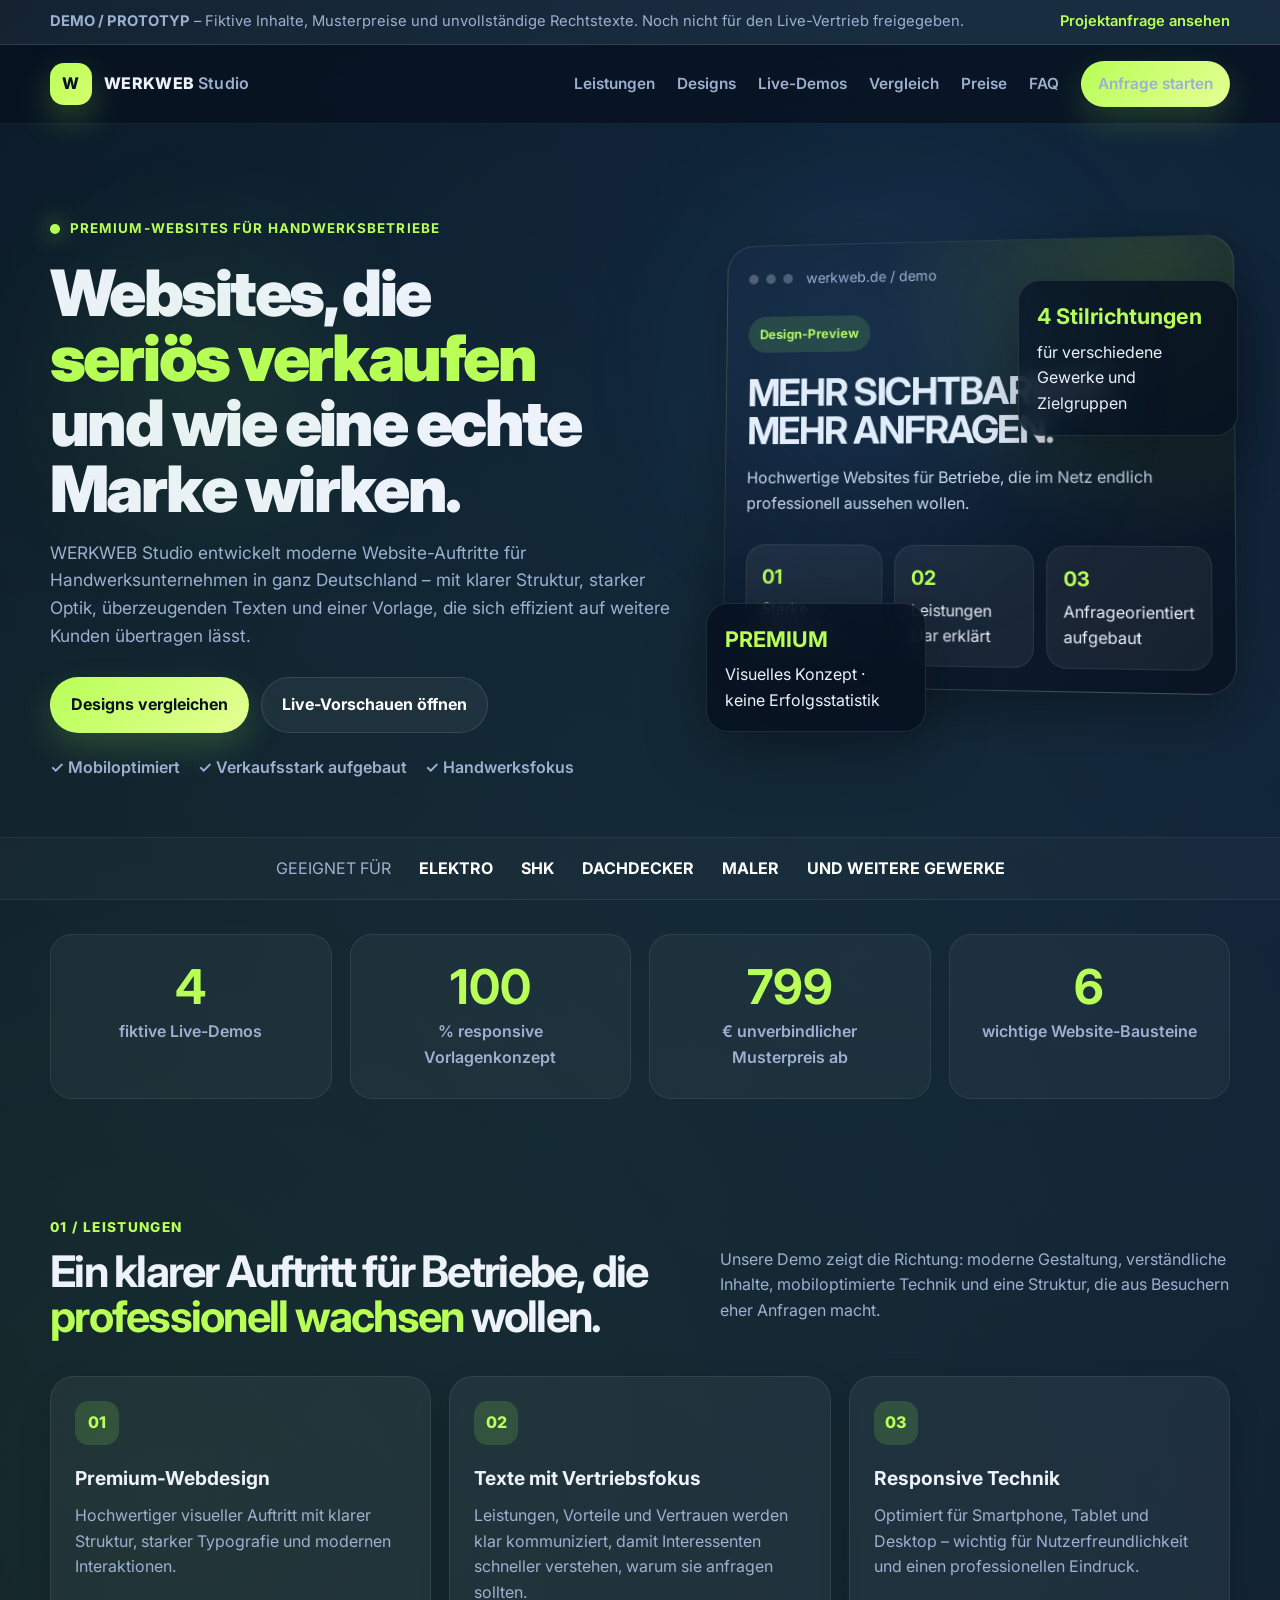
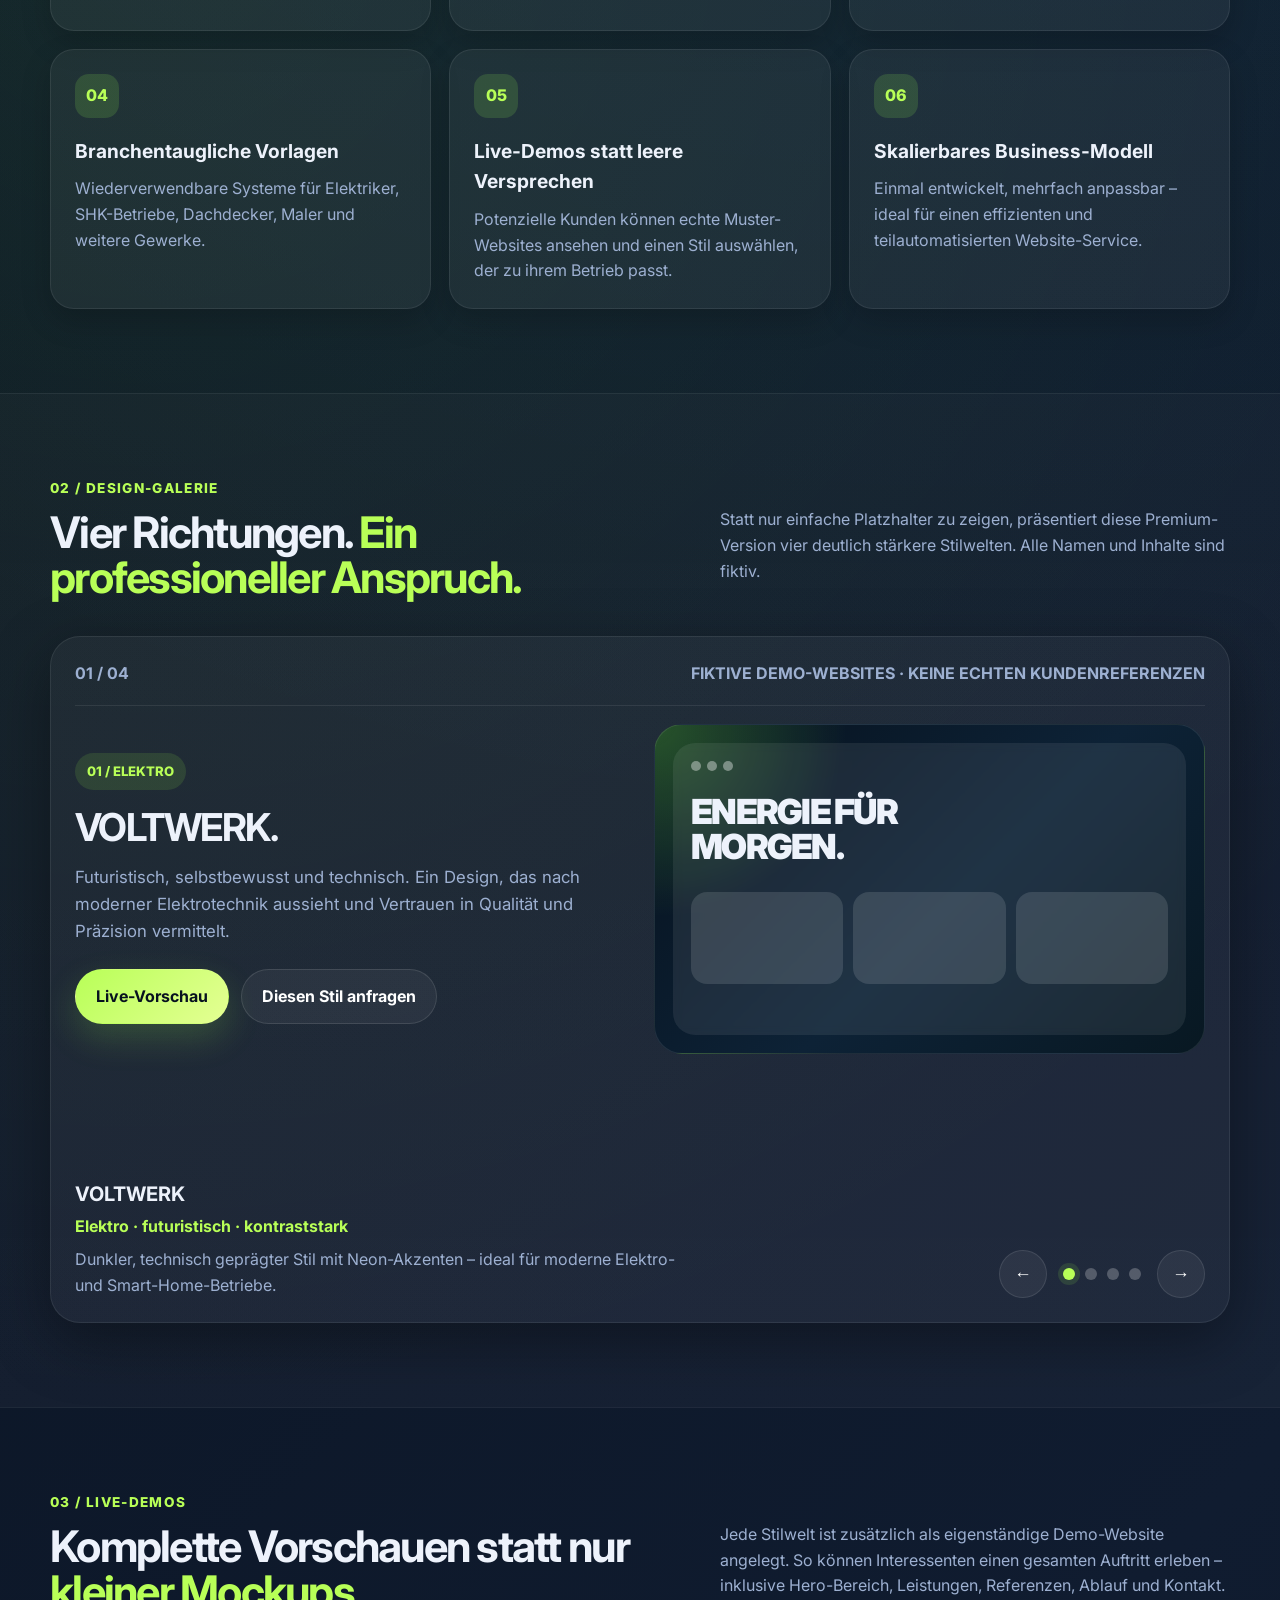
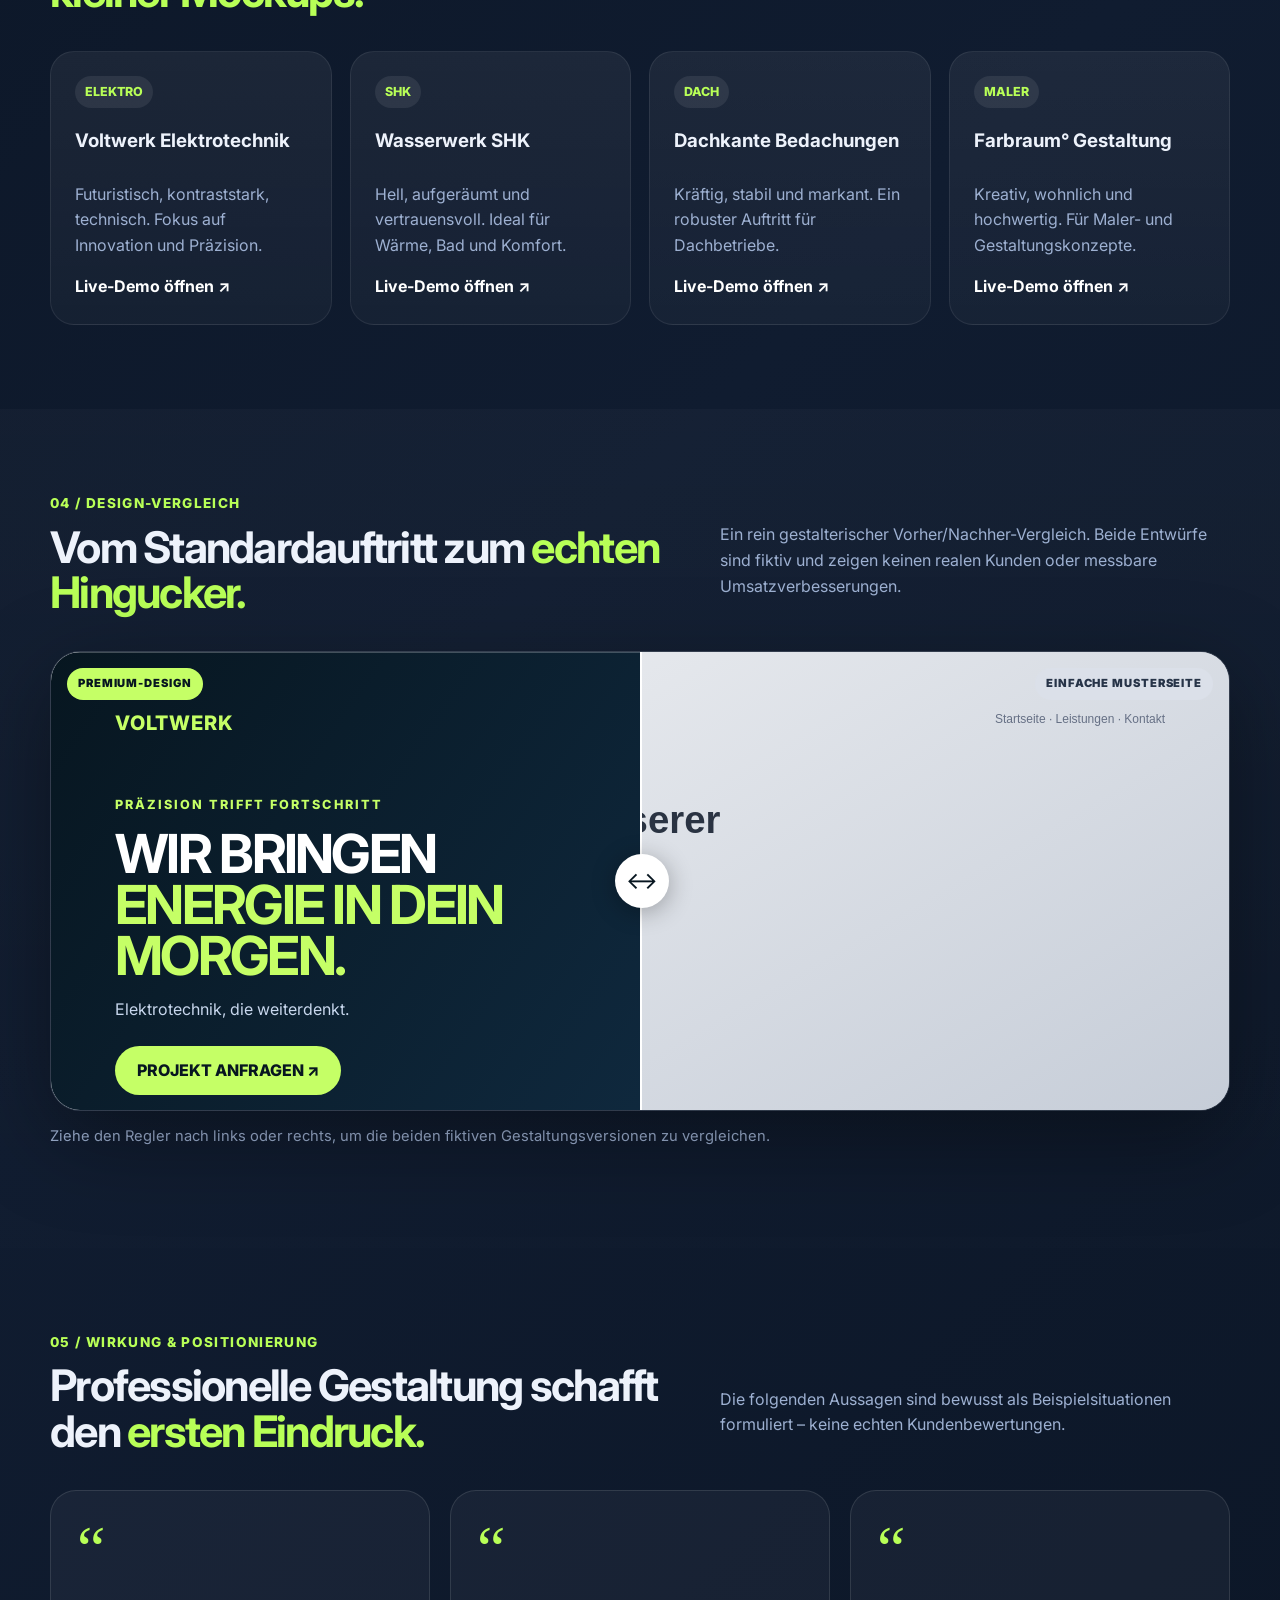
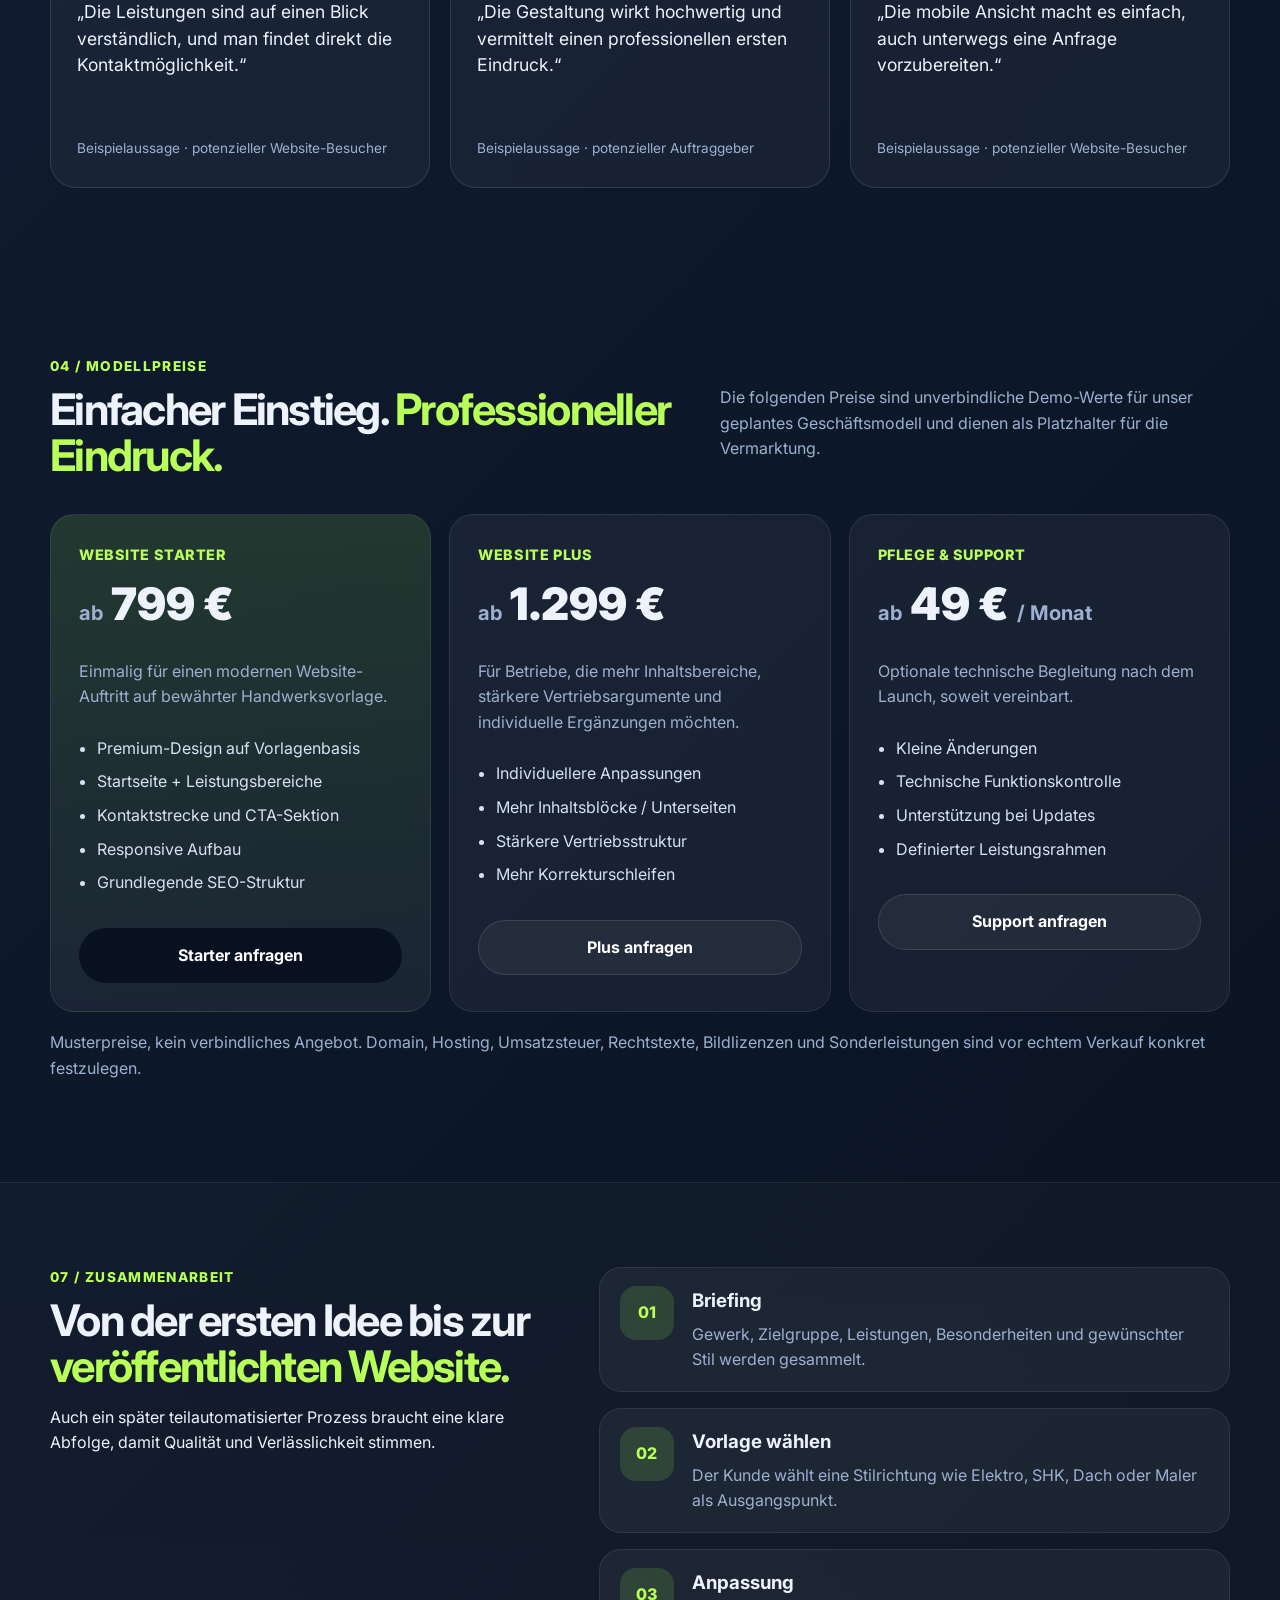
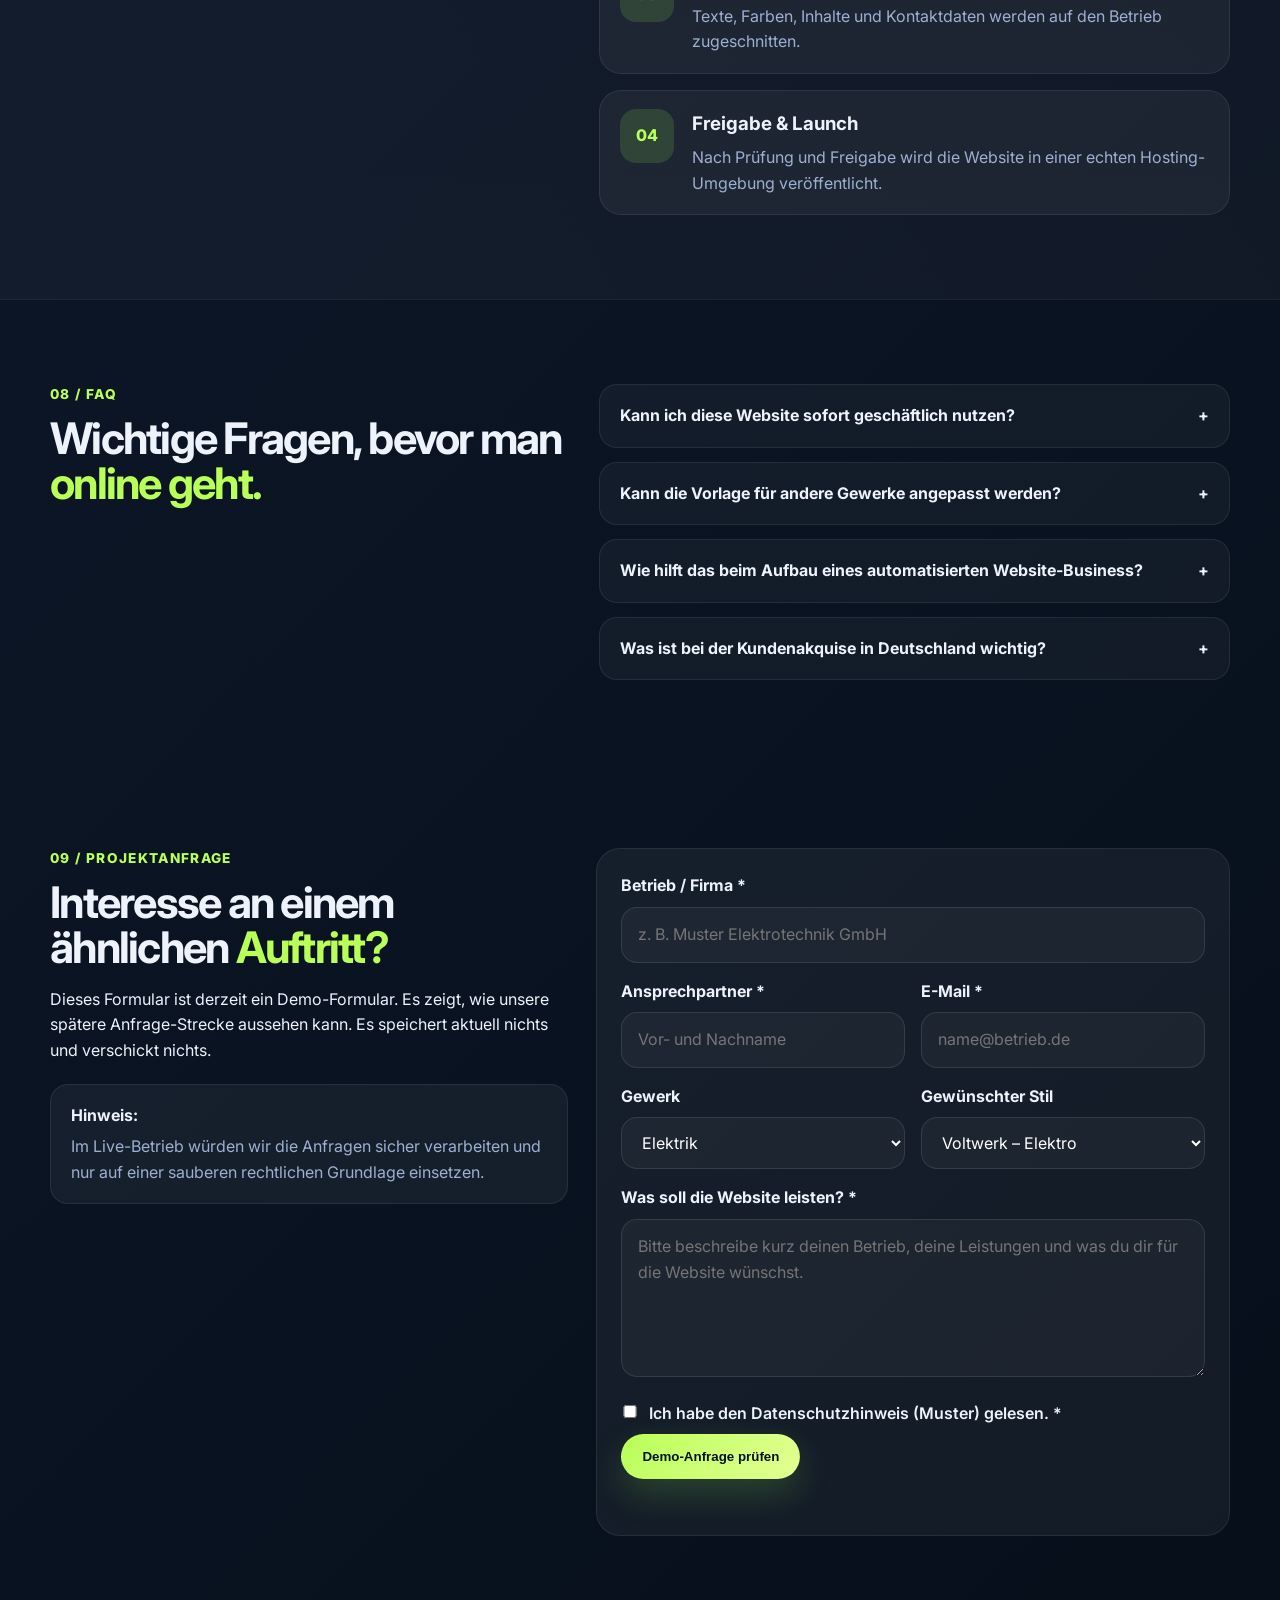
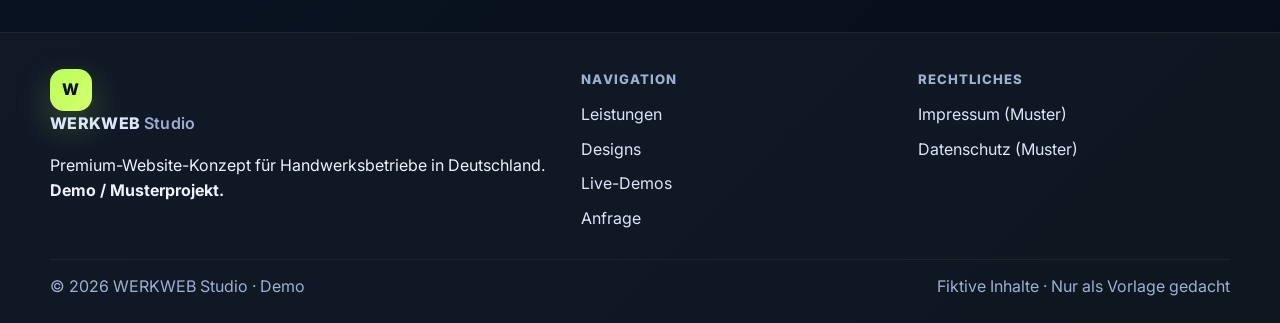
<file: index.html>
<!doctype html>
<html lang="de">
<head>
  <meta charset="utf-8">
  <meta name="viewport" content="width=device-width, initial-scale=1">
  <meta name="theme-color" content="#09111f">
  <meta name="description" content="WERKWEB Studio – Premium-Websites für Handwerksbetriebe in Deutschland. Demo-Version mit Design-Galerie und vier Live-Vorschauen.">
  <title>WERKWEB Studio V4 – Premium-Websites fürs Handwerk (DEMO)</title>
  <link rel="preconnect" href="https://fonts.googleapis.com">
  <link rel="preconnect" href="https://fonts.gstatic.com" crossorigin>
  <link href="https://fonts.googleapis.com/css2?family=Inter:wght@400;500;600;700;800;900&display=swap" rel="stylesheet">
  <link rel="stylesheet" href="styles.css">
  <script defer src="script.js"></script>
</head>
<body>
  <div class="topbar">
    <div class="container topbar-inner">
      <span><strong>DEMO / PROTOTYP</strong> – Fiktive Inhalte, Musterpreise und unvollständige Rechtstexte. Noch nicht für den Live-Vertrieb freigegeben.</span>
      <a href="#kontakt">Projektanfrage ansehen</a>
    </div>
  </div>

  <header class="site-header" id="top">
    <div class="container nav-wrap">
      <a class="brand" href="#top" aria-label="WERKWEB Studio Startseite">
        <span class="brand-mark">W</span>
        <span class="brand-text">WERKWEB <em>Studio</em></span>
      </a>
      <button class="menu-toggle" id="menuToggle" aria-expanded="false" aria-controls="mainNav" aria-label="Menü öffnen">☰</button>
      <nav class="main-nav" id="mainNav" aria-label="Hauptnavigation">
        <a href="#leistungen">Leistungen</a>
        <a href="#designs">Designs</a>
        <a href="#portfolio">Live-Demos</a>
        <a href="#vergleich">Vergleich</a><a href="#preise">Preise</a>
        <a href="#faq">FAQ</a>
        <a class="button button-small button-primary" href="#kontakt">Anfrage starten</a>
      </nav>
    </div>
  </header>

  <main>
    <section class="hero">
      <div class="hero-grid container">
        <div class="hero-copy reveal">
          <div class="eyebrow"><span class="eyebrow-dot"></span> PREMIUM-WEBSITES FÜR HANDWERKSBETRIEBE</div>
          <h1>Websites, die <span>seriös verkaufen</span><br> und wie eine echte Marke wirken.</h1>
          <p class="hero-lead">WERKWEB Studio entwickelt moderne Website-Auftritte für Handwerksunternehmen in ganz Deutschland – mit klarer Struktur, starker Optik, überzeugenden Texten und einer Vorlage, die sich effizient auf weitere Kunden übertragen lässt.</p>
          <div class="hero-actions">
            <a class="button button-primary" href="#designs">Designs vergleichen</a>
            <a class="button button-secondary" href="#portfolio">Live-Vorschauen öffnen</a>
          </div>
          <div class="trust-row">
            <span>✓ Mobiloptimiert</span>
            <span>✓ Verkaufsstark aufgebaut</span>
            <span>✓ Handwerksfokus</span>
          </div>
        </div>
        <div class="hero-showcase reveal">
          <div class="showcase-card showcase-main">
            <div class="browser-bar"><span></span><span></span><span></span><em>werkweb.de / demo</em></div>
            <div class="showcase-badge">Design-Preview</div>
            <h2>MEHR SICHTBARKEIT.<br>MEHR ANFRAGEN.</h2>
            <p>Hochwertige Websites für Betriebe, die im Netz endlich professionell aussehen wollen.</p>
            <div class="showcase-panels">
              <div><strong>01</strong><span>Starke Startseite</span></div>
              <div><strong>02</strong><span>Leistungen klar erklärt</span></div>
              <div><strong>03</strong><span>Anfrageorientiert aufgebaut</span></div>
            </div>
          </div>
          <div class="floating-card card-a">
            <strong>PREMIUM</strong>
            <span>Visuelles Konzept · keine Erfolgsstatistik</span>
          </div>
          <div class="floating-card card-b">
            <strong>4 Stilrichtungen</strong>
            <span>für verschiedene Gewerke und Zielgruppen</span>
          </div>
        </div>
      </div>
      <div class="hero-glow hero-glow-a"></div>
      <div class="hero-glow hero-glow-b"></div>
    </section>

    <section class="logo-strip">
      <div class="container logo-strip-inner">
        <span>GEEIGNET FÜR</span>
        <strong>ELEKTRO</strong>
        <strong>SHK</strong>
        <strong>DACHDECKER</strong>
        <strong>MALER</strong>
        <strong>UND WEITERE GEWERKE</strong>
      </div>
    </section>

    <section class="metrics container reveal">
      <article>
        <strong data-count="4">0</strong>
        <span>fiktive Live-Demos</span>
      </article>
      <article>
        <strong data-count="100">0</strong>
        <span>% responsive Vorlagenkonzept</span>
      </article>
      <article>
        <strong data-count="799">0</strong>
        <span>€ unverbindlicher Musterpreis ab</span>
      </article>
      <article>
        <strong data-count="6">0</strong>
        <span>wichtige Website-Bausteine</span>
      </article>
    </section>

    <section class="section" id="leistungen">
      <div class="container">
        <div class="section-head reveal">
          <div>
            <span class="kicker">01 / LEISTUNGEN</span>
            <h2>Ein klarer Auftritt für Betriebe, die <span>professionell wachsen</span> wollen.</h2>
          </div>
          <p>Unsere Demo zeigt die Richtung: moderne Gestaltung, verständliche Inhalte, mobiloptimierte Technik und eine Struktur, die aus Besuchern eher Anfragen macht.</p>
        </div>
        <div class="feature-grid">
          <article class="glass-card reveal"><span class="num">01</span><h3>Premium-Webdesign</h3><p>Hochwertiger visueller Auftritt mit klarer Struktur, starker Typografie und modernen Interaktionen.</p></article>
          <article class="glass-card reveal"><span class="num">02</span><h3>Texte mit Vertriebsfokus</h3><p>Leistungen, Vorteile und Vertrauen werden klar kommuniziert, damit Interessenten schneller verstehen, warum sie anfragen sollten.</p></article>
          <article class="glass-card reveal"><span class="num">03</span><h3>Responsive Technik</h3><p>Optimiert für Smartphone, Tablet und Desktop – wichtig für Nutzerfreundlichkeit und einen professionellen Eindruck.</p></article>
          <article class="glass-card reveal"><span class="num">04</span><h3>Branchentaugliche Vorlagen</h3><p>Wiederverwendbare Systeme für Elektriker, SHK-Betriebe, Dachdecker, Maler und weitere Gewerke.</p></article>
          <article class="glass-card reveal"><span class="num">05</span><h3>Live-Demos statt leere Versprechen</h3><p>Potenzielle Kunden können echte Muster-Websites ansehen und einen Stil auswählen, der zu ihrem Betrieb passt.</p></article>
          <article class="glass-card reveal"><span class="num">06</span><h3>Skalierbares Business-Modell</h3><p>Einmal entwickelt, mehrfach anpassbar – ideal für einen effizienten und teilautomatisierten Website-Service.</p></article>
        </div>
      </div>
    </section>

    <section class="section dark-section" id="designs">
      <div class="container">
        <div class="section-head reveal">
          <div>
            <span class="kicker">02 / DESIGN-GALERIE</span>
            <h2>Vier Richtungen. <span>Ein professioneller Anspruch.</span></h2>
          </div>
          <p>Statt nur einfache Platzhalter zu zeigen, präsentiert diese Premium-Version vier deutlich stärkere Stilwelten. Alle Namen und Inhalte sind fiktiv.</p>
        </div>

        <div class="slider-shell reveal" role="region" aria-roledescription="Karussell" aria-label="Design-Galerie" tabindex="0">
          <div class="slider-top">
            <span id="designCounter">01 / 04</span>
            <span>FIKTIVE DEMO-WEBSITES · KEINE ECHTEN KUNDENREFERENZEN</span>
          </div>
          <div class="design-slider" id="designSlider" aria-live="polite">
            <article class="design-slide active" data-name="VOLTWERK" data-subtitle="Elektro · futuristisch · kontraststark" data-description="Dunkler, technisch geprägter Stil mit Neon-Akzenten – ideal für moderne Elektro- und Smart-Home-Betriebe.">
              <div class="slide-copy">
                <span class="slide-tag">01 / ELEKTRO</span>
                <h3>VOLTWERK.</h3>
                <p>Futuristisch, selbstbewusst und technisch. Ein Design, das nach moderner Elektrotechnik aussieht und Vertrauen in Qualität und Präzision vermittelt.</p>
                <div class="slide-actions">
                  <a class="button button-primary" href="referenz-elektro/index.html">Live-Vorschau</a>
                  <a class="button button-secondary" href="#kontakt">Diesen Stil anfragen</a>
                </div>
              </div>
              <div class="slide-visual visual-electric">
                <div class="mini-site">
                  <div class="mini-bar"><span></span><span></span><span></span></div>
                  <div class="mini-title">ENERGIE FÜR MORGEN.</div>
                  <div class="mini-grid"><div></div><div></div><div></div></div>
                </div>
              </div>
            </article>

            <article class="design-slide" data-name="WASSERWERK" data-subtitle="SHK · hell · hochwertig" data-description="Lichtes, vertrauensvolles Design für Sanitär, Heizung und Badmodernisierung – hochwertig, sauber und freundlich.">
              <div class="slide-copy">
                <span class="slide-tag">02 / SHK</span>
                <h3>WASSERWERK</h3>
                <p>Ruhig, modern und hochwertig. Ideal für Betriebe, die Wärme, Komfort und saubere Lösungen verkaufen möchten.</p>
                <div class="slide-actions">
                  <a class="button button-primary" href="referenz-shk/index.html">Live-Vorschau</a>
                  <a class="button button-secondary" href="#kontakt">Diesen Stil anfragen</a>
                </div>
              </div>
              <div class="slide-visual visual-shk">
                <div class="mini-site">
                  <div class="mini-bar"><span></span><span></span><span></span></div>
                  <div class="mini-title">WÄRME, DIE BLEIBT.</div>
                  <div class="mini-grid"><div></div><div></div><div></div></div>
                </div>
              </div>
            </article>

            <article class="design-slide" data-name="DACHKANTE" data-subtitle="Dachdecker · robust · kraftvoll" data-description="Kräftige Farben, starke Bildwirkung und markante Flächen für Dachdeckerbetriebe mit einem robusten Auftritt.">
              <div class="slide-copy">
                <span class="slide-tag">03 / DACHDECKER</span>
                <h3>DACHKANTE</h3>
                <p>Maskulin, klar und selbstbewusst. Für Betriebe, die solide Arbeit, Sicherheit und Bestand kommunizieren wollen.</p>
                <div class="slide-actions">
                  <a class="button button-primary" href="referenz-dach/index.html">Live-Vorschau</a>
                  <a class="button button-secondary" href="#kontakt">Diesen Stil anfragen</a>
                </div>
              </div>
              <div class="slide-visual visual-roof">
                <div class="mini-site">
                  <div class="mini-bar"><span></span><span></span><span></span></div>
                  <div class="mini-title">WIR DENKEN WEITER OBEN.</div>
                  <div class="mini-grid"><div></div><div></div><div></div></div>
                </div>
              </div>
            </article>

            <article class="design-slide" data-name="FARBRAUM°" data-subtitle="Maler · kreativ · elegant" data-description="Lebendig, elegant und atmosphärisch – für Malerbetriebe, Raumgestaltung und kreative Oberflächen.">
              <div class="slide-copy">
                <span class="slide-tag">04 / MALER</span>
                <h3>FARBRAUM°</h3>
                <p>Designorientiert und emotional. Perfekt für Betriebe, die Wohngefühl, Qualität und ästhetische Beratung verkaufen möchten.</p>
                <div class="slide-actions">
                  <a class="button button-primary" href="referenz-maler/index.html">Live-Vorschau</a>
                  <a class="button button-secondary" href="#kontakt">Diesen Stil anfragen</a>
                </div>
              </div>
              <div class="slide-visual visual-paint">
                <div class="mini-site">
                  <div class="mini-bar"><span></span><span></span><span></span></div>
                  <div class="mini-title">RÄUME MIT CHARAKTER.</div>
                  <div class="mini-grid"><div></div><div></div><div></div></div>
                </div>
              </div>
            </article>
          </div>
          <div class="slider-controls">
            <div class="slider-info">
              <strong id="designName">VOLTWERK</strong>
              <span id="designSubtitle">Elektro · futuristisch · kontraststark</span>
              <p id="designDescription">Dunkler, technisch geprägter Stil mit Neon-Akzenten – ideal für moderne Elektro- und Smart-Home-Betriebe.</p>
            </div>
            <div class="slider-nav">
              <button id="prevBtn" class="circle-btn" aria-label="Vorheriges Design">←</button>
              <div class="dots" id="sliderDots" aria-label="Designauswahl"></div>
              <button id="nextBtn" class="circle-btn" aria-label="Nächstes Design">→</button>
            </div>
          </div>
        </div>
      </div>
    </section>

    <section class="section" id="portfolio">
      <div class="container">
        <div class="section-head reveal">
          <div>
            <span class="kicker">03 / LIVE-DEMOS</span>
            <h2>Komplette Vorschauen statt nur <span>kleiner Mockups.</span></h2>
          </div>
          <p>Jede Stilwelt ist zusätzlich als eigenständige Demo-Website angelegt. So können Interessenten einen gesamten Auftritt erleben – inklusive Hero-Bereich, Leistungen, Referenzen, Ablauf und Kontakt.</p>
        </div>
        <div class="portfolio-grid">
          <article class="portfolio-card reveal"><span class="portfolio-tag">ELEKTRO</span><h3>Voltwerk Elektrotechnik</h3><p>Futuristisch, kontraststark, technisch. Fokus auf Innovation und Präzision.</p><a href="referenz-elektro/index.html">Live-Demo öffnen ↗</a></article>
          <article class="portfolio-card reveal"><span class="portfolio-tag">SHK</span><h3>Wasserwerk SHK</h3><p>Hell, aufgeräumt und vertrauensvoll. Ideal für Wärme, Bad und Komfort.</p><a href="referenz-shk/index.html">Live-Demo öffnen ↗</a></article>
          <article class="portfolio-card reveal"><span class="portfolio-tag">DACH</span><h3>Dachkante Bedachungen</h3><p>Kräftig, stabil und markant. Ein robuster Auftritt für Dachbetriebe.</p><a href="referenz-dach/index.html">Live-Demo öffnen ↗</a></article>
          <article class="portfolio-card reveal"><span class="portfolio-tag">MALER</span><h3>Farbraum° Gestaltung</h3><p>Kreativ, wohnlich und hochwertig. Für Maler- und Gestaltungskonzepte.</p><a href="referenz-maler/index.html">Live-Demo öffnen ↗</a></article>
        </div>
      </div>
    </section>

    <section class="section transformation-section" id="vergleich">
      <div class="container">
        <div class="section-head reveal"><div><span class="kicker">04 / DESIGN-VERGLEICH</span><h2>Vom Standardauftritt zum <span>echten Hingucker.</span></h2></div>
        <p>Ein rein gestalterischer Vorher/Nachher-Vergleich. Beide Entwürfe sind fiktiv und zeigen keinen realen Kunden oder messbare Umsatzverbesserungen.</p></div>
        <div class="comparison reveal" id="comparison">
          <div class="comparison-side comparison-before" aria-label="Einfacher Musterentwurf">
            <div class="compare-website old"><div class="old-nav">Elektro Müller <small>Startseite · Leistungen · Kontakt</small></div><h3>Herzlich Willkommen auf unserer Internetseite!</h3><p>Wir führen alle Elektroarbeiten aus. Kontaktieren Sie uns für weitere Informationen.</p><span class="old-button">Kontakt</span><div class="old-lines"><i></i><i></i><i></i></div></div>
          </div>
          <div class="comparison-side comparison-after" id="comparisonAfter" aria-label="Premium-Musterentwurf">
            <div class="compare-website new"><div class="new-nav">VOLTWERK<span>ELEKTRO · SMART HOME</span></div><div class="new-kicker">PRÄZISION TRIFFT FORTSCHRITT</div><h3>WIR BRINGEN<br><em>ENERGIE IN DEIN<br>MORGEN.</em></h3><p>Elektrotechnik, die weiterdenkt.</p><span class="new-button">PROJEKT ANFRAGEN ↗</span><div class="new-lines"><i></i><i></i><i></i></div></div>
          </div>
          <span class="compare-label label-before">EINFACHE MUSTERSEITE</span><span class="compare-label label-after">PREMIUM-DESIGN</span>
          <div class="compare-handle" id="compareHandle" aria-hidden="true"><span>↔</span></div>
          <input id="comparisonRange" class="compare-range" type="range" min="0" max="100" value="50" aria-label="Vorher-Nachher-Trennlinie bewegen">
        </div>
        <p class="comparison-caption">Ziehe den Regler nach links oder rechts, um die beiden fiktiven Gestaltungsversionen zu vergleichen.</p>
      </div>
    </section>

    <section class="section quote-section" id="konzept">
      <div class="container">
        <div class="section-head reveal"><div><span class="kicker">05 / WIRKUNG & POSITIONIERUNG</span><h2>Professionelle Gestaltung schafft den <span>ersten Eindruck.</span></h2></div><p>Die folgenden Aussagen sind bewusst als Beispielsituationen formuliert – keine echten Kundenbewertungen.</p></div>
        <div class="quote-grid">
          <article class="quote-card reveal"><div class="quote-mark">“</div><p>„Die Leistungen sind auf einen Blick verständlich, und man findet direkt die Kontaktmöglichkeit.“</p><span>Beispielaussage · potenzieller Website-Besucher</span></article>
          <article class="quote-card reveal"><div class="quote-mark">“</div><p>„Die Gestaltung wirkt hochwertig und vermittelt einen professionellen ersten Eindruck.“</p><span>Beispielaussage · potenzieller Auftraggeber</span></article>
          <article class="quote-card reveal"><div class="quote-mark">“</div><p>„Die mobile Ansicht macht es einfach, auch unterwegs eine Anfrage vorzubereiten.“</p><span>Beispielaussage · potenzieller Website-Besucher</span></article>
        </div>
      </div>
    </section>

    <section class="section" id="preise">
      <div class="container">
        <div class="section-head reveal">
          <div>
            <span class="kicker">04 / MODELLPREISE</span>
            <h2>Einfacher Einstieg. <span>Professioneller Eindruck.</span></h2>
          </div>
          <p>Die folgenden Preise sind unverbindliche Demo-Werte für unser geplantes Geschäftsmodell und dienen als Platzhalter für die Vermarktung.</p>
        </div>
        <div class="pricing-grid">
          <article class="pricing-card pricing-featured reveal">
            <div class="pricing-label">Website Starter</div>
            <div class="pricing-value"><span>ab</span> 799 €</div>
            <p>Einmalig für einen modernen Website-Auftritt auf bewährter Handwerksvorlage.</p>
            <ul>
              <li>Premium-Design auf Vorlagenbasis</li>
              <li>Startseite + Leistungsbereiche</li>
              <li>Kontaktstrecke und CTA-Sektion</li>
              <li>Responsive Aufbau</li>
              <li>Grundlegende SEO-Struktur</li>
            </ul>
            <a class="button button-dark" href="#kontakt">Starter anfragen</a>
          </article>
          <article class="pricing-card reveal">
            <div class="pricing-label">Website Plus</div>
            <div class="pricing-value"><span>ab</span> 1.299 €</div>
            <p>Für Betriebe, die mehr Inhaltsbereiche, stärkere Vertriebsargumente und individuelle Ergänzungen möchten.</p>
            <ul>
              <li>Individuellere Anpassungen</li>
              <li>Mehr Inhaltsblöcke / Unterseiten</li>
              <li>Stärkere Vertriebsstruktur</li>
              <li>Mehr Korrekturschleifen</li>
            </ul>
            <a class="button button-secondary" href="#kontakt">Plus anfragen</a>
          </article>
          <article class="pricing-card reveal">
            <div class="pricing-label">Pflege & Support</div>
            <div class="pricing-value"><span>ab</span> 49 € <small>/ Monat</small></div>
            <p>Optionale technische Begleitung nach dem Launch, soweit vereinbart.</p>
            <ul>
              <li>Kleine Änderungen</li>
              <li>Technische Funktionskontrolle</li>
              <li>Unterstützung bei Updates</li>
              <li>Definierter Leistungsrahmen</li>
            </ul>
            <a class="button button-secondary" href="#kontakt">Support anfragen</a>
          </article>
        </div>
        <p class="disclaimer">Musterpreise, kein verbindliches Angebot. Domain, Hosting, Umsatzsteuer, Rechtstexte, Bildlizenzen und Sonderleistungen sind vor echtem Verkauf konkret festzulegen.</p>
      </div>
    </section>

    <section class="section dark-section process-section">
      <div class="container process-grid">
        <div class="reveal">
          <span class="kicker">07 / ZUSAMMENARBEIT</span>
          <h2>Von der ersten Idee bis zur <span>veröffentlichten Website.</span></h2>
          <p>Auch ein später teilautomatisierter Prozess braucht eine klare Abfolge, damit Qualität und Verlässlichkeit stimmen.</p>
        </div>
        <div class="timeline">
          <article class="timeline-item reveal"><span>01</span><div><h3>Briefing</h3><p>Gewerk, Zielgruppe, Leistungen, Besonderheiten und gewünschter Stil werden gesammelt.</p></div></article>
          <article class="timeline-item reveal"><span>02</span><div><h3>Vorlage wählen</h3><p>Der Kunde wählt eine Stilrichtung wie Elektro, SHK, Dach oder Maler als Ausgangspunkt.</p></div></article>
          <article class="timeline-item reveal"><span>03</span><div><h3>Anpassung</h3><p>Texte, Farben, Inhalte und Kontaktdaten werden auf den Betrieb zugeschnitten.</p></div></article>
          <article class="timeline-item reveal"><span>04</span><div><h3>Freigabe & Launch</h3><p>Nach Prüfung und Freigabe wird die Website in einer echten Hosting-Umgebung veröffentlicht.</p></div></article>
        </div>
      </div>
    </section>

    <section class="section" id="faq">
      <div class="container faq-layout">
        <div class="reveal">
          <span class="kicker">08 / FAQ</span>
          <h2>Wichtige Fragen, bevor man <span>online geht.</span></h2>
        </div>
        <div class="faq-items">
          <details class="reveal"><summary>Kann ich diese Website sofort geschäftlich nutzen?<span>+</span></summary><p>Noch nicht. Impressum, Datenschutz, Geschäftsangaben, Hosting, Anfrageverarbeitung und steuerliche Punkte müssen vor einer echten Vermarktung vervollständigt werden.</p></details>
          <details class="reveal"><summary>Kann die Vorlage für andere Gewerke angepasst werden?<span>+</span></summary><p>Ja. Genau dafür wird sie aufgebaut: als wiederverwendbares System für verschiedene Handwerksbranchen in Deutschland.</p></details>
          <details class="reveal"><summary>Wie hilft das beim Aufbau eines automatisierten Website-Business?<span>+</span></summary><p>Vorlagen, Texte und Designsysteme sparen Zeit. Später können Anfrageaufnahme, Angebotsvorbereitung und Projektstruktur weiter automatisiert werden.</p></details>
          <details class="reveal"><summary>Was ist bei der Kundenakquise in Deutschland wichtig?<span>+</span></summary><p>Ungefragte Werbe-E-Mails sind grundsätzlich problematisch. Vor dem echten Vertriebsstart müssen wir rechtlich zulässige Akquisewege sauber festlegen.</p></details>
        </div>
      </div>
    </section>

    <section class="section contact-section" id="kontakt">
      <div class="container contact-grid">
        <div class="contact-copy reveal">
          <span class="kicker">09 / PROJEKTANFRAGE</span>
          <h2>Interesse an einem ähnlichen <span>Auftritt?</span></h2>
          <p>Dieses Formular ist derzeit ein Demo-Formular. Es zeigt, wie unsere spätere Anfrage-Strecke aussehen kann. Es speichert aktuell nichts und verschickt nichts.</p>
          <div class="mini-note">
            <strong>Hinweis:</strong>
            <p>Im Live-Betrieb würden wir die Anfragen sicher verarbeiten und nur auf einer sauberen rechtlichen Grundlage einsetzen.</p>
          </div>
        </div>
        <form class="contact-form reveal" id="contactForm" novalidate>
          <label for="company">Betrieb / Firma *</label>
          <input id="company" name="company" required placeholder="z. B. Muster Elektrotechnik GmbH">
          <div class="form-row">
            <div>
              <label for="person">Ansprechpartner *</label>
              <input id="person" name="person" required placeholder="Vor- und Nachname">
            </div>
            <div>
              <label for="email">E-Mail *</label>
              <input id="email" name="email" type="email" required placeholder="name@betrieb.de">
            </div>
          </div>
          <div class="form-row">
            <div>
              <label for="trade">Gewerk</label>
              <select id="trade" name="trade">
                <option>Elektrik</option>
                <option>Sanitär / Heizung</option>
                <option>Dachdecker</option>
                <option>Maler</option>
                <option>Sonstiges Handwerk</option>
              </select>
            </div>
            <div>
              <label for="style">Gewünschter Stil</label>
              <select id="style" name="style">
                <option>Voltwerk – Elektro</option>
                <option>Wasserwerk – SHK</option>
                <option>Dachkante – Dachdecker</option>
                <option>Farbraum° – Maler</option>
                <option>Noch offen</option>
              </select>
            </div>
          </div>
          <label for="message">Was soll die Website leisten? *</label>
          <textarea id="message" name="message" rows="5" required placeholder="Bitte beschreibe kurz deinen Betrieb, deine Leistungen und was du dir für die Website wünschst."></textarea>
          <label class="checkbox"><input type="checkbox" id="privacy" required> <span>Ich habe den <a href="datenschutz.html">Datenschutzhinweis (Muster)</a> gelesen. *</span></label>
          <button class="button button-primary" type="submit">Demo-Anfrage prüfen</button>
          <p class="form-output" id="formOutput" role="status" aria-live="polite"></p>
        </form>
      </div>
    </section>
  </main>

  <footer class="site-footer">
    <div class="container footer-grid">
      <div>
        <a class="brand footer-brand" href="#top"><span class="brand-mark">W</span><span class="brand-text">WERKWEB <em>Studio</em></span></a>
        <p>Premium-Website-Konzept für Handwerksbetriebe in Deutschland. <strong>Demo / Musterprojekt.</strong></p>
      </div>
      <div>
        <span class="footer-head">Navigation</span>
        <a href="#leistungen">Leistungen</a>
        <a href="#designs">Designs</a>
        <a href="#portfolio">Live-Demos</a>
        <a href="#kontakt">Anfrage</a>
      </div>
      <div>
        <span class="footer-head">Rechtliches</span>
        <a href="impressum.html">Impressum (Muster)</a>
        <a href="datenschutz.html">Datenschutz (Muster)</a>
      </div>
    </div>
    <div class="container footer-bottom">
      <span>© <span id="year"></span> WERKWEB Studio · Demo</span>
      <span>Fiktive Inhalte · Nur als Vorlage gedacht</span>
    </div>
  </footer>
</body>
</html>
</file>
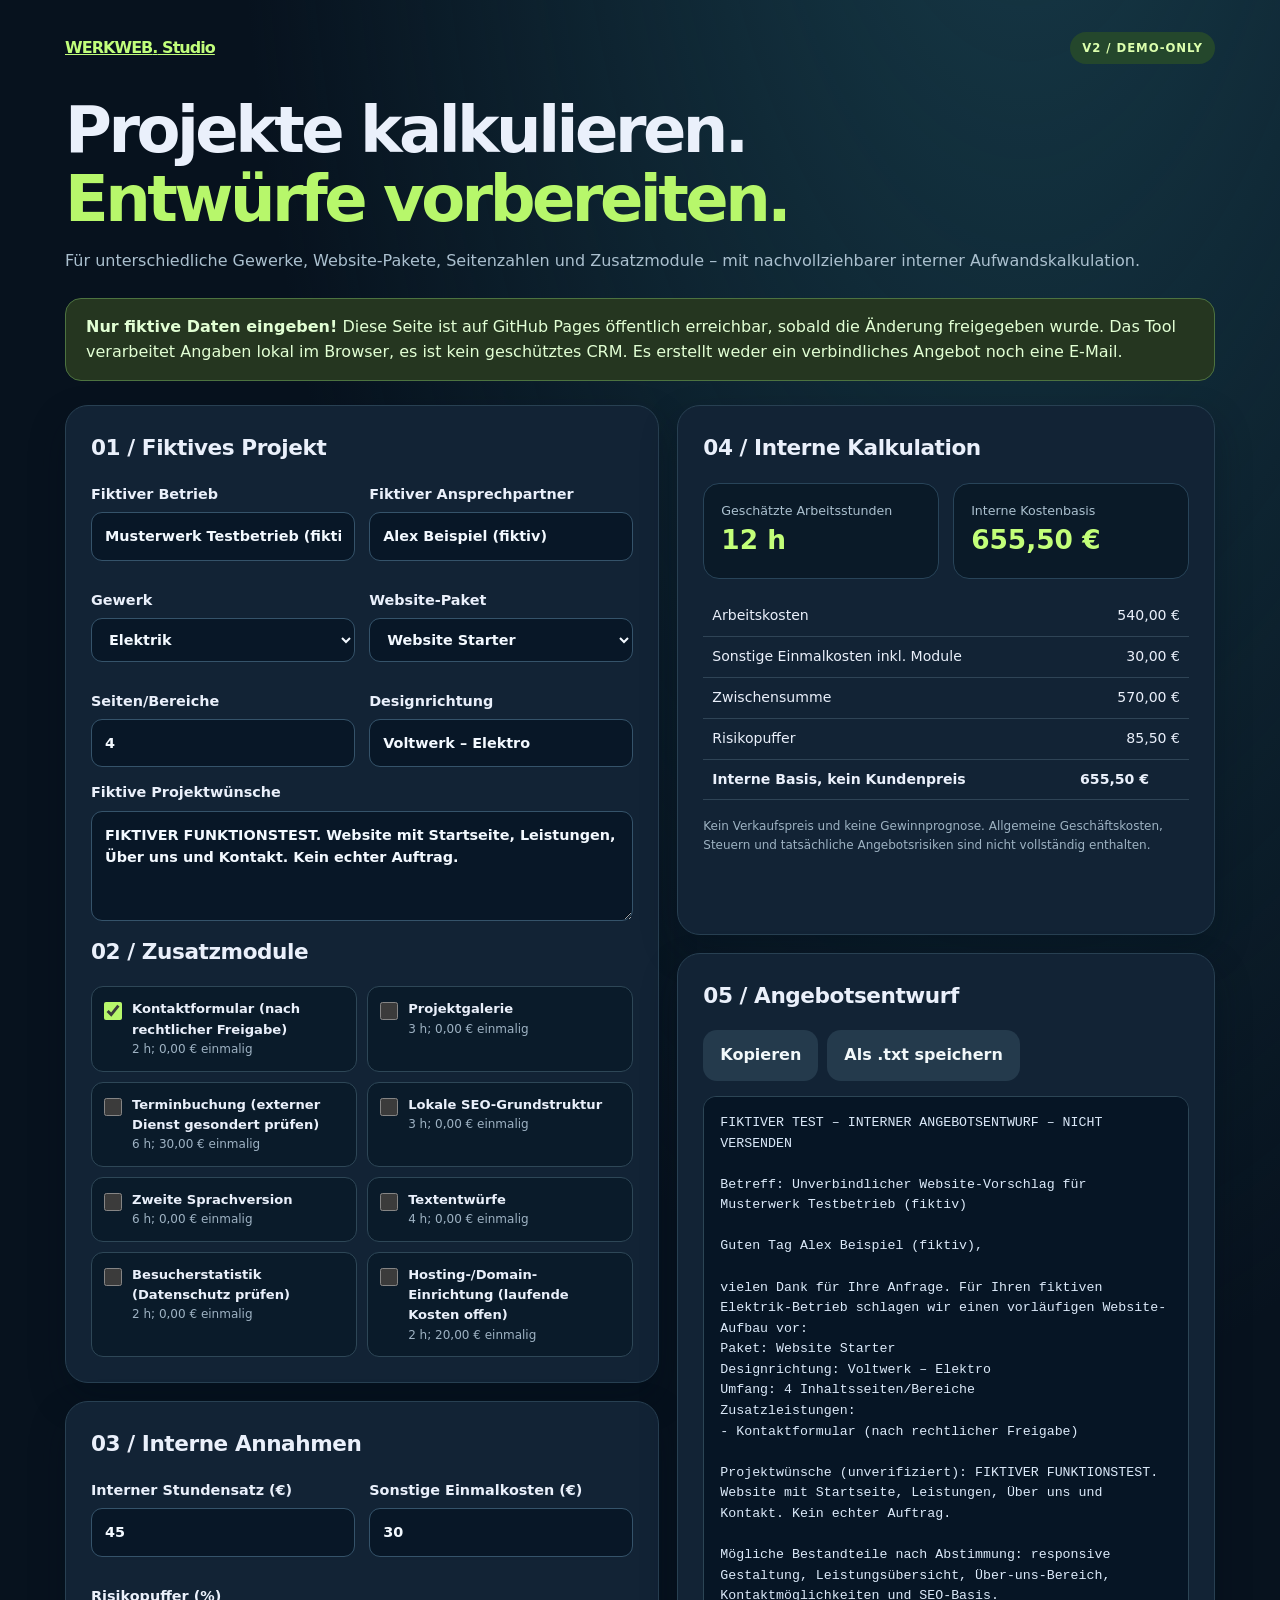
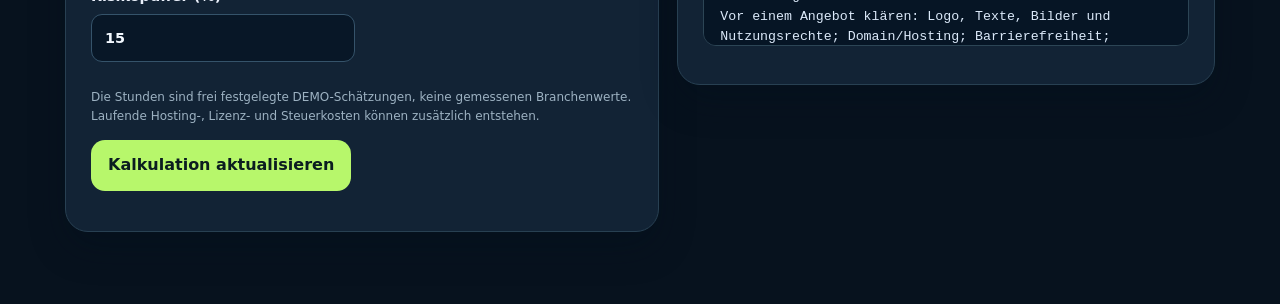
<file: angebotsgenerator/index.html>
<!doctype html>
<html lang="de"><head><meta charset="utf-8"><meta name="viewport" content="width=device-width,initial-scale=1">
<meta name="robots" content="noindex,nofollow">
<meta name="theme-color" content="#091522">
<title>WERKWEB Studio · Dynamischer Angebotsgenerator V2 – TEST</title>
<style>
:root{font-family:Inter,system-ui,-apple-system,"Segoe UI",sans-serif;background:#07121e;color:#eaf0fb;color-scheme:dark}
*{box-sizing:border-box}body{margin:0;background:radial-gradient(ellipse at 80% -20%,#173c4a 0%,transparent 55%),#07121e;min-height:100vh;line-height:1.55}
main{width:min(1150px,calc(100% - 32px));margin:0 auto;padding:32px 0 72px}a{color:#c1fe7b}header{display:flex;align-items:center;justify-content:space-between;gap:12px;flex-wrap:wrap}
.logo{font-weight:900;letter-spacing:-.06em}.logo span{color:#b7f76b}.tag{display:inline-block;font-size:.73rem;font-weight:900;letter-spacing:.08em;background:#24472c;color:#dcffad;padding:7px 12px;border-radius:99px}
h1{font-size:clamp(2.5rem,5vw,4.6rem);line-height:1.07;letter-spacing:-.055em;margin:32px 0 12px}h1 em{font-style:normal;color:#b7f76b}h2{margin:0 0 18px;font-size:1.35rem;letter-spacing:-.02em}p,.muted{color:#abc0cf}
.warning{padding:16px 20px;background:#253620;border:1px solid #4d7340;border-radius:16px;color:#e2ffd4;margin:24px 0}
.layout{display:grid;grid-template-columns:minmax(0,1.05fr) minmax(0,.95fr);gap:18px;align-items:start}
.panel{border:1px solid #284052;background:#122335;border-radius:23px;padding:25px;box-shadow:0 16px 36px #04101a55}
.panel+.panel{margin-top:18px}.grid{display:grid;grid-template-columns:repeat(2,minmax(0,1fr));gap:14px}
label{font-weight:650;font-size:.9rem;display:block;margin-bottom:14px}
input,select,textarea{display:block;margin-top:7px;border-radius:11px;padding:12px 13px;width:100%;color:#f3f9ff;background:#081727;border:1px solid #35536a;font:inherit}
input:focus,select:focus,textarea:focus{outline:2px solid #b7f76b;outline-offset:2px}textarea{min-height:110px;resize:vertical}
.checks{display:grid;grid-template-columns:1fr 1fr;gap:10px;margin-top:6px}
.check{display:flex;gap:10px;align-items:flex-start;font-size:.82rem;font-weight:550;padding:12px;border-radius:12px;background:#0a1b2a;border:1px solid #2e4757;margin:0}
.check input{margin:3px 0 0;flex:0 0 18px;width:18px;height:18px;accent-color:#b7f76b}
.check small{display:block;color:#9eb2c3;font-weight:400;font-size:.75rem}
button{font:inherit;cursor:pointer;border:0;border-radius:14px;padding:13px 17px;font-weight:800}
button.primary{background:#b7f76b;color:#0b1d20}button.subtle{background:#243a4c;color:#f2f8fa}
.actions{display:flex;flex-wrap:wrap;gap:9px;margin:15px 0}
.summary{display:grid;grid-template-columns:1fr 1fr;gap:14px}.stat{background:#0a1a28;padding:17px;border-radius:16px;border:1px solid #284459}
.stat span{font-size:.79rem;color:#abc0cf;display:block}.stat strong{font-size:1.65rem;color:#c3ff79}
.breakdown{border-collapse:collapse;width:100%;font-size:.88rem;margin:17px 0}th,td{padding:9px;border-bottom:1px solid #2f4456;text-align:left}td:last-child{text-align:right}
#output{white-space:pre-wrap;overflow-wrap:anywhere;color:#dceafa;padding:16px;border-radius:13px;background:#061525;border:1px solid #2c4555;max-height:550px;overflow:auto;font-size:.83rem}
#error{color:#ffd6a6;min-height:22px}.fine{font-size:.75rem;color:#9db2c2}
@media(max-width:960px){.layout{grid-template-columns:1fr}}@media(max-width:600px){.grid,.checks,.summary{grid-template-columns:1fr}.panel{padding:18px}}
</style>
<script src="./pricing.js" defer></script></head>
<body><main>
<header><a class="logo" href="../index.html">WERKWEB<span>.</span> Studio</a><span class="tag">V2 / DEMO-ONLY</span></header>
<h1>Projekte kalkulieren.<br><em>Entwürfe vorbereiten.</em></h1>
<p>Für unterschiedliche Gewerke, Website-Pakete, Seitenzahlen und Zusatzmodule – mit nachvollziehbarer interner Aufwandskalkulation.</p>
<div class="warning"><strong>Nur fiktive Daten eingeben!</strong> Diese Seite ist auf GitHub Pages öffentlich erreichbar, sobald die Änderung freigegeben wurde. Das Tool verarbeitet Angaben lokal im Browser, es ist kein geschütztes CRM. Es erstellt weder ein verbindliches Angebot noch eine E-Mail.</div>
<div class="layout"><div>
<section class="panel"><h2>01 / Fiktives Projekt</h2>
<div class="grid">
<label>Fiktiver Betrieb<input id="company" maxlength="400" value="Musterwerk Testbetrieb (fiktiv)"></label>
<label>Fiktiver Ansprechpartner<input id="contact" maxlength="400" value="Alex Beispiel (fiktiv)"></label>
<label>Gewerk<select id="trade"></select></label>
<label>Website-Paket<select id="package"></select></label>
<label>Seiten/Bereiche<input id="pages" type="number" min="1" max="30" step="1" value="4"></label>
<label>Designrichtung<input id="designPreview" disabled value="Voltwerk – Elektro"></label>
</div><label>Fiktive Projektwünsche<textarea id="wishes" maxlength="400">FIKTIVER FUNKTIONSTEST. Website mit Startseite, Leistungen, Über uns und Kontakt. Kein echter Auftrag.</textarea></label>
<h2>02 / Zusatzmodule</h2><div id="addons" class="checks"></div>
</section>
<section class="panel"><h2>03 / Interne Annahmen</h2><div class="grid">
<label>Interner Stundensatz (€)<input id="hourlyRate" type="number" min="1" max="1000" step="1" value="45"></label>
<label>Sonstige Einmalkosten (€)<input id="extraCost" type="number" min="0" max="100000" step=".01" value="30"></label>
<label>Risikopuffer (%)<input id="riskPercent" type="number" min="0" max="100" step="1" value="15"></label>
</div><p class="fine">Die Stunden sind frei festgelegte DEMO-Schätzungen, keine gemessenen Branchenwerte. Laufende Hosting-, Lizenz- und Steuerkosten können zusätzlich entstehen.</p>
<div class="actions"><button class="primary" id="calculate" type="button">Kalkulation aktualisieren</button></div></section>
</div>
<div>
<section class="panel"><h2>04 / Interne Kalkulation</h2>
<div class="summary"><div class="stat"><span>Geschätzte Arbeitsstunden</span><strong id="hours">–</strong></div><div class="stat"><span>Interne Kostenbasis</span><strong id="total">–</strong></div></div>
<table class="breakdown"><tbody>
<tr><td>Arbeitskosten</td><td id="labor">–</td></tr>
<tr><td>Sonstige Einmalkosten inkl. Module</td><td id="direct">–</td></tr>
<tr><td>Zwischensumme</td><td id="subtotal">–</td></tr>
<tr><td>Risikopuffer</td><td id="buffer">–</td></tr>
<tr><th>Interne Basis, kein Kundenpreis</th><th id="basis">–</th></tr>
</tbody></table>
<p class="fine">Kein Verkaufspreis und keine Gewinnprognose. Allgemeine Geschäftskosten, Steuern und tatsächliche Angebotsrisiken sind nicht vollständig enthalten.</p><p id="error" aria-live="polite"></p></section>
<section class="panel"><h2>05 / Angebotsentwurf</h2>
<div class="actions"><button class="subtle" id="copy" type="button">Kopieren</button><button class="subtle" id="save" type="button">Als .txt speichern</button></div>
<pre id="output" aria-live="polite"></pre><p id="status" class="fine" aria-live="polite"></p>
</section>
</div></div>
</main>
<script>
document.addEventListener("DOMContentLoaded",function(){
"use strict";
const engine=window.WerkwebPricing;
const get=id=>document.getElementById(id);
function addOption(select,key,label){const opt=document.createElement("option");opt.value=key;opt.textContent=label;select.appendChild(opt);}
Object.entries(engine.TRADES).forEach(([k,v])=>addOption(get("trade"),k,v.label));
Object.entries(engine.PACKAGES).forEach(([k,v])=>addOption(get("package"),k,v.label));
Object.entries(engine.EXTRAS).forEach(([k,v])=>{
 const l=document.createElement("label");l.className="check";
 const inp=document.createElement("input");inp.type="checkbox";inp.value=k;inp.name="addons";if(k==="kontakt")inp.checked=true;
 const txt=document.createElement("span");txt.textContent=v.label;
 const meta=document.createElement("small");meta.textContent=v.hours+" h; "+engine.money(v.eur)+" einmalig";
 txt.appendChild(meta);l.append(inp,txt);get("addons").appendChild(l);
});
function input(){return {company:get("company").value,contact:get("contact").value,trade:get("trade").value,package:get("package").value,pages:get("pages").value,addons:Array.from(document.querySelectorAll('input[name="addons"]:checked')).map(c=>c.value),hourlyRate:get("hourlyRate").value,extraCost:get("extraCost").value,riskPercent:get("riskPercent").value,wishes:get("wishes").value};}
function refresh(){
 const a=input();
 try{
   const result=engine.calculate(a);
   get("designPreview").value=result.design;
   get("hours").textContent=result.hours+" h";
   get("total").textContent=engine.money(result.internalBasis);
   ["labor","direct","subtotal","buffer","basis"].forEach((id,i)=>get(id).textContent=engine.money([result.labor,result.directCosts,result.subtotal,result.bufferAmount,result.internalBasis][i]));
   get("output").textContent=engine.draft(a,result);
   get("error").textContent="";
 } catch(err){get("error").textContent=err.message;get("output").textContent="Bitte Eingaben korrigieren.";}
}
get("calculate").addEventListener("click",refresh);
get("trade").addEventListener("change",refresh);
get("package").addEventListener("change",refresh);
document.querySelectorAll("input,select,textarea").forEach(e=>e.addEventListener("change",refresh));
get("copy").addEventListener("click",async function(){
 try{await navigator.clipboard.writeText(get("output").textContent);get("status").textContent="Testtext kopiert.";}
 catch(e){get("status").textContent="Kopieren fehlgeschlagen. Bitte Text manuell auswählen.";}
});
get("save").addEventListener("click",function(){
 if(get("error").textContent){get("status").textContent="Bitte zuerst fehlerfreie Eingaben wählen.";return;}
 const blob=new Blob([get("output").textContent],{type:"text/plain;charset=utf-8"});
 const url=URL.createObjectURL(blob);const a=document.createElement("a");a.href=url;a.download="werkweb-fiktiver-angebotsentwurf.txt";document.body.appendChild(a);a.click();a.remove();setTimeout(()=>URL.revokeObjectURL(url),1000);
});
refresh();
});
</script>
</body></html>
</file>
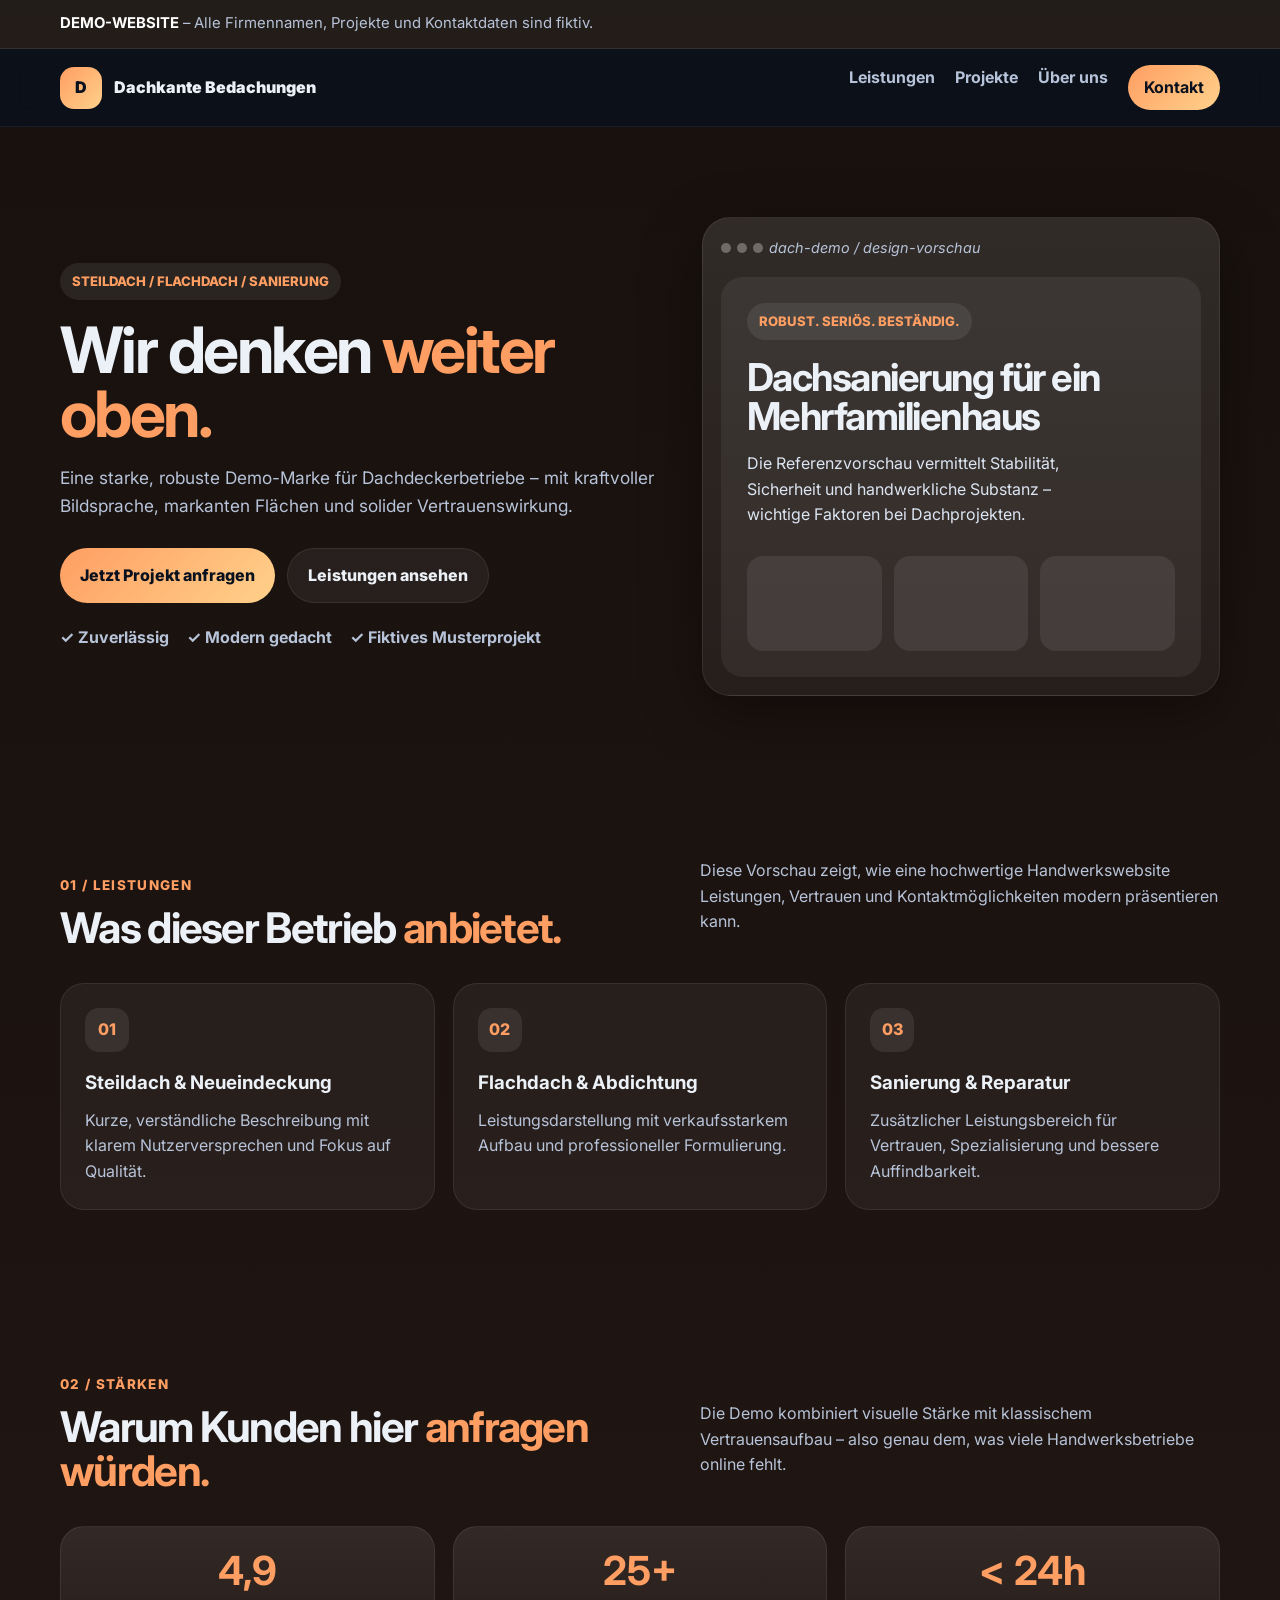
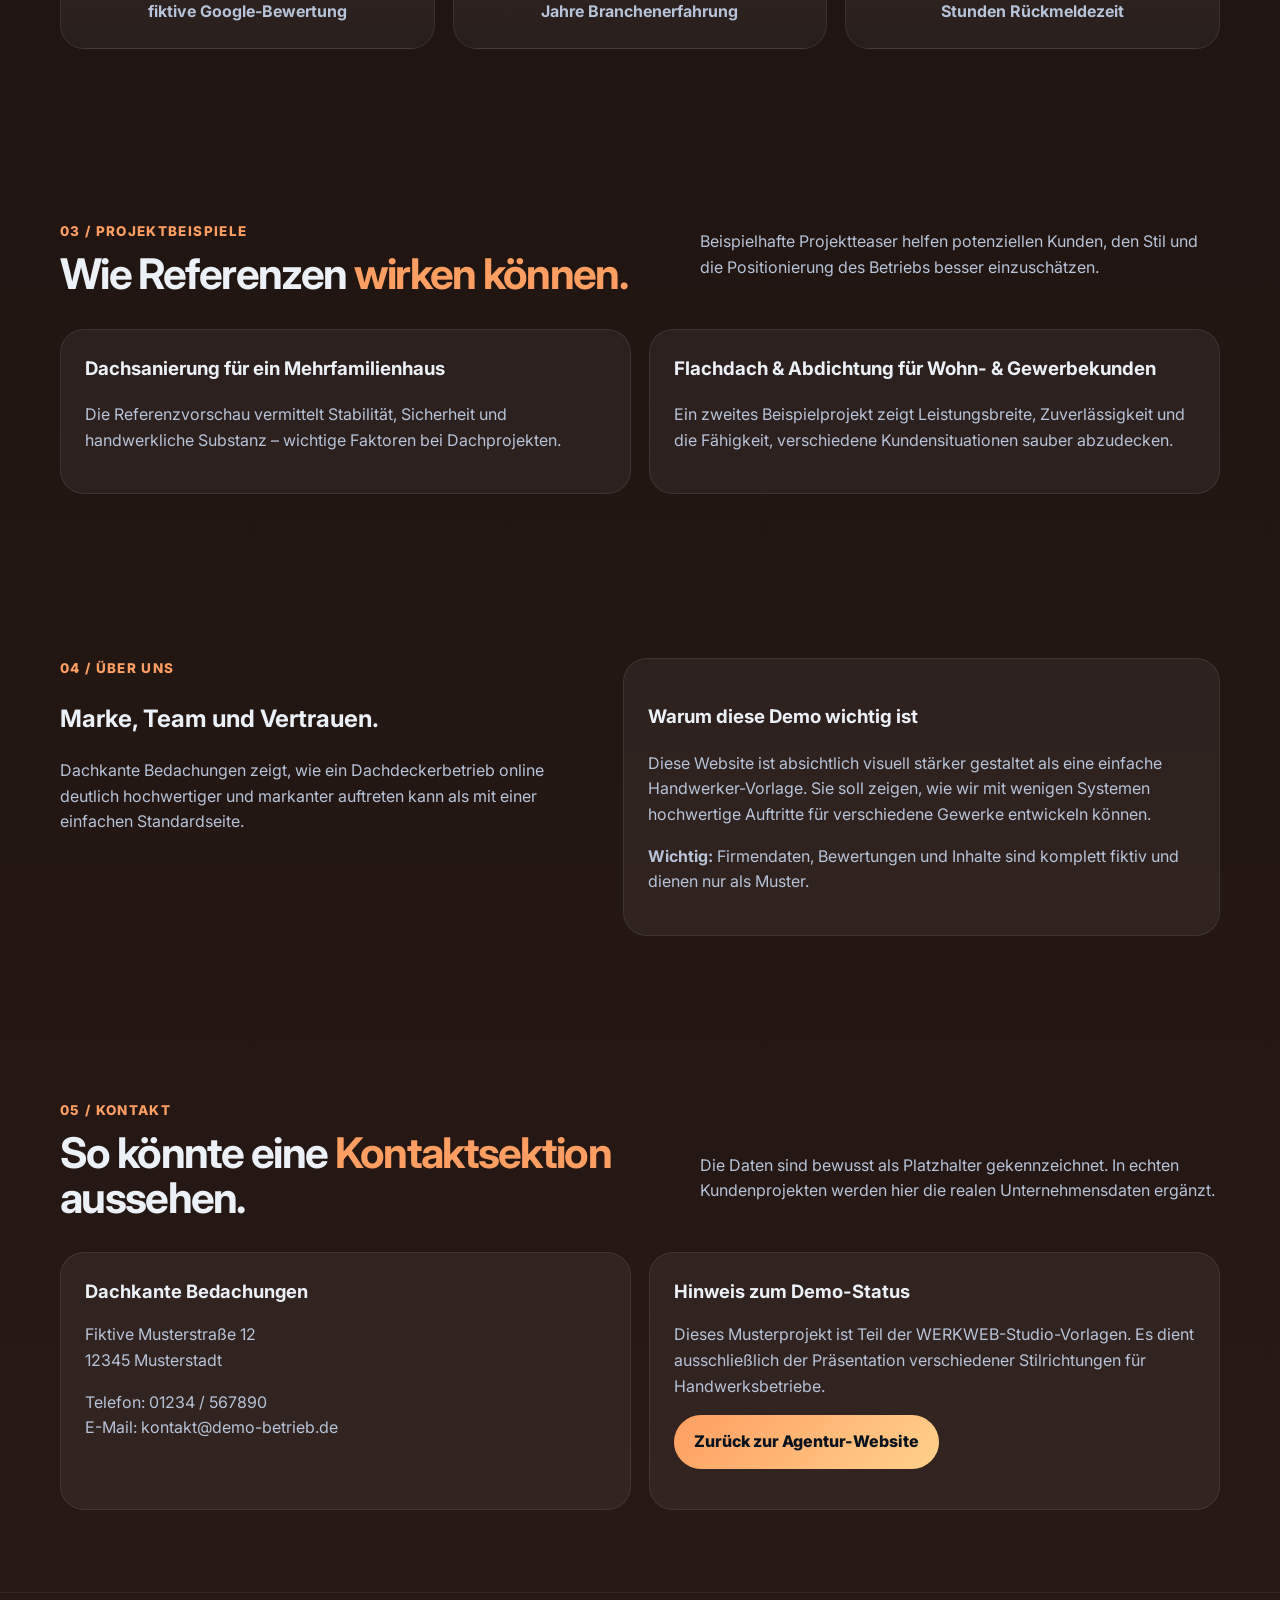
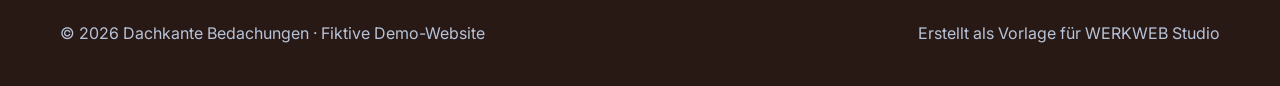
<file: referenz-dach/index.html>
<!doctype html>
<html lang="de">
<head>
  <meta charset="utf-8">
  <meta name="viewport" content="width=device-width, initial-scale=1">
  <title>Dachkante Bedachungen – Demo-Website</title>
  <link rel="preconnect" href="https://fonts.googleapis.com">
  <link rel="preconnect" href="https://fonts.gstatic.com" crossorigin>
  <link href="https://fonts.googleapis.com/css2?family=Inter:wght@400;500;600;700;800;900&display=swap" rel="stylesheet">
  <style>
    :root{--accent:#ff9e62;--accent2:#ffd18b;--bg1:#17110e;--bg2:#281915;--white:#fff;--text:#ecf1f7;--muted:#b7c3d8;--dark:#08111d;}
    *{box-sizing:border-box} html{scroll-behavior:smooth} body{margin:0;font-family:Inter,system-ui,sans-serif;color:var(--text);background:linear-gradient(180deg,var(--bg1),var(--bg2));line-height:1.6}
    a{color:inherit;text-decoration:none} .container{width:min(1160px,calc(100% - 32px));margin:auto} .top{padding:12px 0;background:rgba(255,255,255,.05);border-bottom:1px solid rgba(255,255,255,.08);font-size:.93rem;color:var(--muted)} .top strong{color:var(--white)}
    header{position:sticky;top:0;z-index:40;background:rgba(8,17,29,.76);backdrop-filter:blur(12px);border-bottom:1px solid rgba(255,255,255,.06)} .nav{display:flex;justify-content:space-between;align-items:center;gap:16px;padding:16px 0} .brand{display:flex;align-items:center;gap:12px;font-weight:900} .mark{width:42px;height:42px;border-radius:14px;display:grid;place-items:center;background:linear-gradient(135deg,var(--accent),var(--accent2));color:#08111d} nav{display:flex;gap:20px;flex-wrap:wrap} nav a{color:var(--muted);font-weight:700} nav a.cta{padding:10px 16px;border-radius:999px;background:linear-gradient(135deg,var(--accent),var(--accent2));color:#08111d}
    .hero{padding:90px 0 64px;position:relative;overflow:hidden} .hero-grid{display:grid;grid-template-columns:1.08fr .92fr;gap:34px;align-items:center} .badge{display:inline-block;padding:8px 12px;border-radius:999px;background:rgba(255,255,255,.08);color:var(--accent);font-weight:800;font-size:.82rem} h1{font-size:clamp(2.7rem,5vw,5rem);line-height:1.01;letter-spacing:-.04em;margin:18px 0 16px} h1 span{color:var(--accent)} .lead{color:var(--muted);font-size:1.08rem;max-width:680px}
    .hero-actions{display:flex;gap:12px;flex-wrap:wrap;margin:28px 0 22px} .btn{display:inline-flex;align-items:center;justify-content:center;padding:14px 20px;border-radius:999px;font-weight:800} .btn.primary{background:linear-gradient(135deg,var(--accent),var(--accent2));color:#08111d} .btn.ghost{background:rgba(255,255,255,.06);border:1px solid rgba(255,255,255,.08)}
    .trust{display:flex;gap:18px;flex-wrap:wrap;color:var(--muted);font-weight:700} .frame{background:linear-gradient(180deg,rgba(255,255,255,.11),rgba(255,255,255,.05));border:1px solid rgba(255,255,255,.08);border-radius:28px;padding:18px;box-shadow:0 18px 60px rgba(0,0,0,.35)} .browser{display:flex;gap:6px;align-items:center;color:var(--muted);font-size:.9rem} .browser span{width:10px;height:10px;border-radius:50%;background:rgba(255,255,255,.3)} .ui{margin-top:18px;border-radius:22px;padding:26px;background:rgba(255,255,255,.06);min-height:330px;position:relative;overflow:hidden} .ui h2{font-size:clamp(2rem,3vw,3.4rem);line-height:1;margin:18px 0 10px;letter-spacing:-.04em} .ui p{max-width:360px;color:#dce5f2} .ui-grid{display:grid;grid-template-columns:repeat(3,1fr);gap:12px;margin-top:28px} .ui-grid div{border-radius:16px;min-height:95px;background:rgba(255,255,255,.08)}
    .section{padding:82px 0} .head{display:flex;justify-content:space-between;align-items:end;gap:24px;margin-bottom:32px} .head h2{font-size:clamp(2rem,3.3vw,3.5rem);line-height:1.05;letter-spacing:-.04em;margin:0} .head h2 span{color:var(--accent)} .head p{color:var(--muted);max-width:520px} .kicker{display:block;margin-bottom:10px;color:var(--accent);font-weight:800;letter-spacing:.1em;font-size:.84rem}
    .cards{display:grid;grid-template-columns:repeat(3,1fr);gap:18px} .card{padding:24px;border-radius:24px;background:rgba(255,255,255,.05);border:1px solid rgba(255,255,255,.08)} .card .n{display:inline-grid;place-items:center;width:44px;height:44px;border-radius:14px;background:rgba(255,255,255,.08);color:var(--accent);font-weight:800;margin-bottom:16px} .card h3{margin:0 0 10px} .card p{margin:0;color:var(--muted)}
    .stats{display:grid;grid-template-columns:repeat(3,1fr);gap:18px} .stat{padding:24px;border-radius:24px;background:linear-gradient(180deg,rgba(255,255,255,.09),rgba(255,255,255,.04));border:1px solid rgba(255,255,255,.08);text-align:center} .stat strong{display:block;font-size:2.5rem;color:var(--accent);line-height:1;margin-bottom:8px} .stat span{color:var(--muted);font-weight:700}
    .projects{display:grid;grid-template-columns:1fr 1fr;gap:18px} .project{padding:24px;border-radius:24px;background:rgba(255,255,255,.05);border:1px solid rgba(255,255,255,.08)} .project h3{margin-top:0} .project p{color:var(--muted)}
    .about{display:grid;grid-template-columns:.95fr 1.05fr;gap:22px;align-items:start} .about-box,.contact-box{padding:24px;border-radius:24px;background:rgba(255,255,255,.05);border:1px solid rgba(255,255,255,.08)} .about-box p,.contact-box p{color:var(--muted)}
    .contact-grid{display:grid;grid-template-columns:1fr 1fr;gap:18px} .contact-box strong{display:block;font-size:1.15rem;margin-bottom:6px} footer{padding:28px 0 40px;border-top:1px solid rgba(255,255,255,.06);color:var(--muted)} .footer-inner{display:flex;justify-content:space-between;gap:16px;flex-wrap:wrap}
    @media (max-width:1000px){.hero-grid,.about{grid-template-columns:1fr} .cards,.projects,.stats,.contact-grid{grid-template-columns:1fr 1fr}}
    @media (max-width:760px){nav{display:none} .head,.footer-inner{flex-direction:column;align-items:flex-start} .cards,.projects,.stats,.contact-grid{grid-template-columns:1fr} .section{padding:64px 0} .hero{padding-top:72px}}
  </style>
</head>
<body>
  <div class="top"><div class="container"><strong>DEMO-WEBSITE</strong> – Alle Firmennamen, Projekte und Kontaktdaten sind fiktiv.</div></div>
  <header><div class="container nav"><a class="brand" href="#top"><span class="mark">D</span><span>Dachkante Bedachungen</span></a><nav><a href="#leistungen">Leistungen</a><a href="#projekte">Projekte</a><a href="#ueber">Über uns</a><a class="cta" href="#kontakt">Kontakt</a></nav></div></header>
  <main id="top">
    <section class="hero"><div class="container hero-grid"><div><span class="badge">STEILDACH / FLACHDACH / SANIERUNG</span><h1>Wir denken <span>weiter oben.</span></h1><p class="lead">Eine starke, robuste Demo-Marke für Dachdeckerbetriebe – mit kraftvoller Bildsprache, markanten Flächen und solider Vertrauenswirkung.</p><div class="hero-actions"><a class="btn primary" href="#kontakt">Jetzt Projekt anfragen</a><a class="btn ghost" href="#leistungen">Leistungen ansehen</a></div><div class="trust"><span>✓ Zuverlässig</span><span>✓ Modern gedacht</span><span>✓ Fiktives Musterprojekt</span></div></div><div class="frame"><div class="browser"><span></span><span></span><span></span><em>dach-demo / design-vorschau</em></div><div class="ui"><div class="badge">ROBUST. SERIÖS. BESTÄNDIG.</div><h2>Dachsanierung für ein Mehrfamilienhaus</h2><p>Die Referenzvorschau vermittelt Stabilität, Sicherheit und handwerkliche Substanz – wichtige Faktoren bei Dachprojekten.</p><div class="ui-grid"><div></div><div></div><div></div></div></div></div></div></section>

    <section class="section" id="leistungen"><div class="container"><div class="head"><div><span class="kicker">01 / LEISTUNGEN</span><h2>Was dieser Betrieb <span>anbietet.</span></h2></div><p>Diese Vorschau zeigt, wie eine hochwertige Handwerkswebsite Leistungen, Vertrauen und Kontaktmöglichkeiten modern präsentieren kann.</p></div><div class="cards"><article class="card"><span class="n">01</span><h3>Steildach & Neueindeckung</h3><p>Kurze, verständliche Beschreibung mit klarem Nutzerversprechen und Fokus auf Qualität.</p></article><article class="card"><span class="n">02</span><h3>Flachdach & Abdichtung</h3><p>Leistungsdarstellung mit verkaufsstarkem Aufbau und professioneller Formulierung.</p></article><article class="card"><span class="n">03</span><h3>Sanierung & Reparatur</h3><p>Zusätzlicher Leistungsbereich für Vertrauen, Spezialisierung und bessere Auffindbarkeit.</p></article></div></div></section>

    <section class="section"><div class="container"><div class="head"><div><span class="kicker">02 / STÄRKEN</span><h2>Warum Kunden hier <span>anfragen würden.</span></h2></div><p>Die Demo kombiniert visuelle Stärke mit klassischem Vertrauensaufbau – also genau dem, was viele Handwerksbetriebe online fehlt.</p></div><div class="stats"><article class="stat"><strong>4,9</strong><span>fiktive Google-Bewertung</span></article><article class="stat"><strong>25+</strong><span>Jahre Branchenerfahrung</span></article><article class="stat"><strong>< 24h</strong><span>Stunden Rückmeldezeit</span></article></div></div></section>

    <section class="section" id="projekte"><div class="container"><div class="head"><div><span class="kicker">03 / PROJEKTBEISPIELE</span><h2>Wie Referenzen <span>wirken können.</span></h2></div><p>Beispielhafte Projektteaser helfen potenziellen Kunden, den Stil und die Positionierung des Betriebs besser einzuschätzen.</p></div><div class="projects"><article class="project"><h3>Dachsanierung für ein Mehrfamilienhaus</h3><p>Die Referenzvorschau vermittelt Stabilität, Sicherheit und handwerkliche Substanz – wichtige Faktoren bei Dachprojekten.</p></article><article class="project"><h3>Flachdach & Abdichtung für Wohn- & Gewerbekunden</h3><p>Ein zweites Beispielprojekt zeigt Leistungsbreite, Zuverlässigkeit und die Fähigkeit, verschiedene Kundensituationen sauber abzudecken.</p></article></div></div></section>

    <section class="section" id="ueber"><div class="container about"><div><span class="kicker">04 / ÜBER UNS</span><h2>Marke, Team und <span>Vertrauen.</span></h2><p style="color:var(--muted)">Dachkante Bedachungen zeigt, wie ein Dachdeckerbetrieb online deutlich hochwertiger und markanter auftreten kann als mit einer einfachen Standardseite.</p></div><div class="about-box"><h3>Warum diese Demo wichtig ist</h3><p>Diese Website ist absichtlich visuell stärker gestaltet als eine einfache Handwerker-Vorlage. Sie soll zeigen, wie wir mit wenigen Systemen hochwertige Auftritte für verschiedene Gewerke entwickeln können.</p><p><strong>Wichtig:</strong> Firmendaten, Bewertungen und Inhalte sind komplett fiktiv und dienen nur als Muster.</p></div></div></section>

    <section class="section" id="kontakt"><div class="container"><div class="head"><div><span class="kicker">05 / KONTAKT</span><h2>So könnte eine <span>Kontaktsektion</span> aussehen.</h2></div><p>Die Daten sind bewusst als Platzhalter gekennzeichnet. In echten Kundenprojekten werden hier die realen Unternehmensdaten ergänzt.</p></div><div class="contact-grid"><div class="contact-box"><strong>Dachkante Bedachungen</strong><p>Fiktive Musterstraße 12<br>12345 Musterstadt</p><p>Telefon: 01234 / 567890<br>E-Mail: kontakt@demo-betrieb.de</p></div><div class="contact-box"><strong>Hinweis zum Demo-Status</strong><p>Dieses Musterprojekt ist Teil der WERKWEB-Studio-Vorlagen. Es dient ausschließlich der Präsentation verschiedener Stilrichtungen für Handwerksbetriebe.</p><p><a class="btn primary" href="../index.html">Zurück zur Agentur-Website</a></p></div></div></div></section>
  </main>
  <footer><div class="container footer-inner"><span>© 2026 Dachkante Bedachungen · Fiktive Demo-Website</span><span>Erstellt als Vorlage für WERKWEB Studio</span></div></footer>
</body>
</html>
</file>
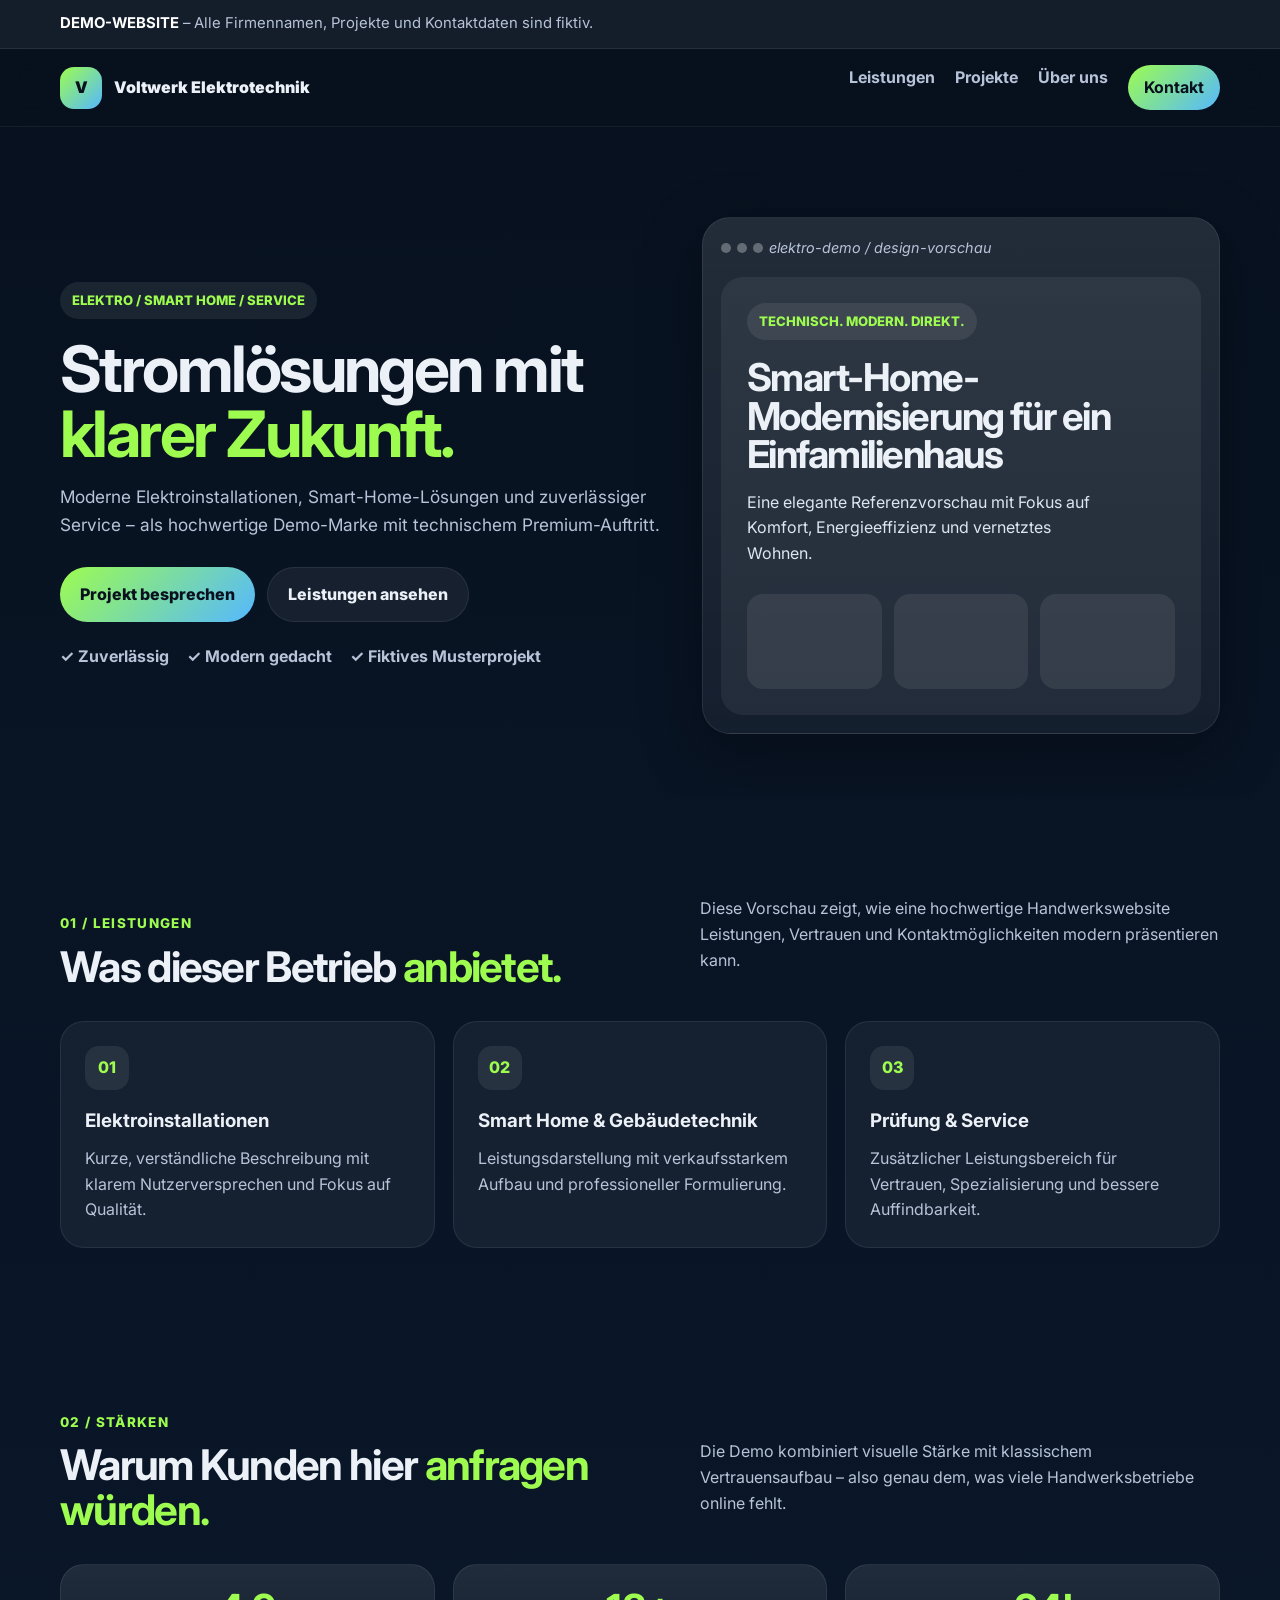
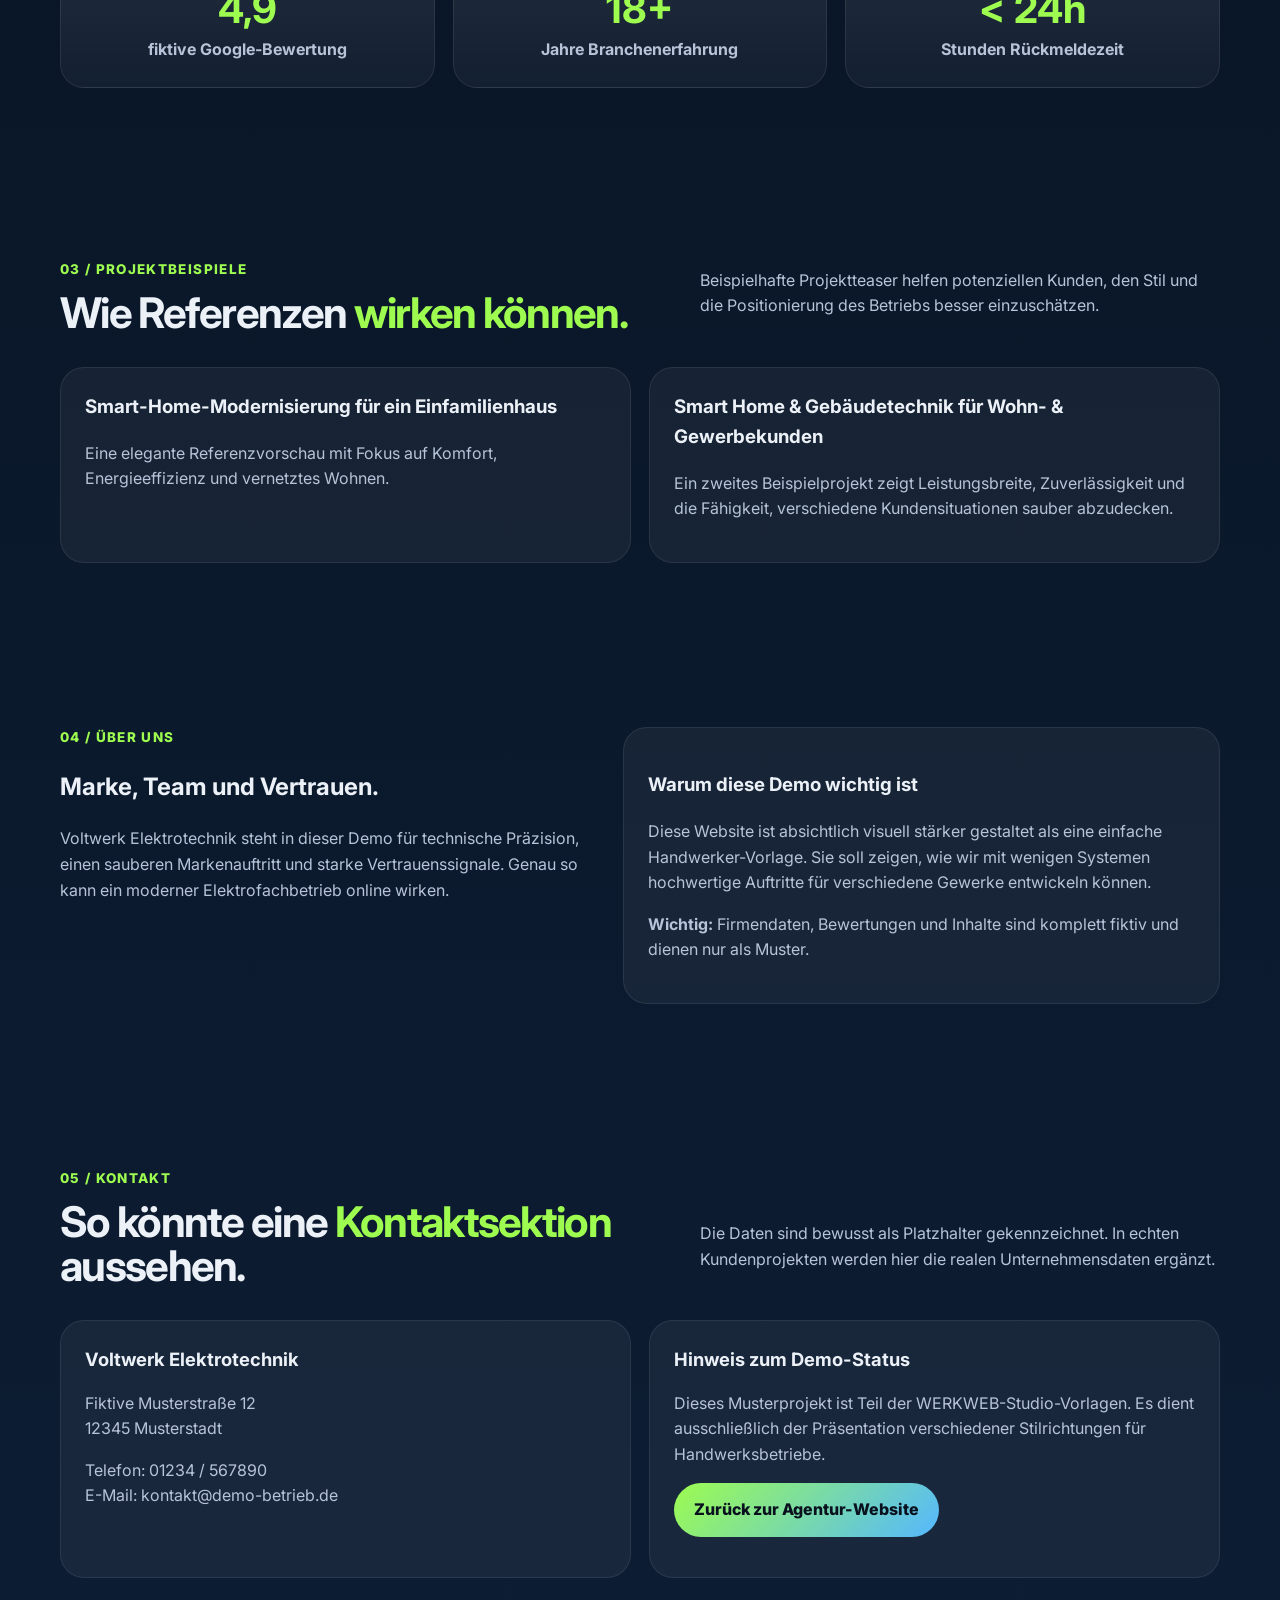
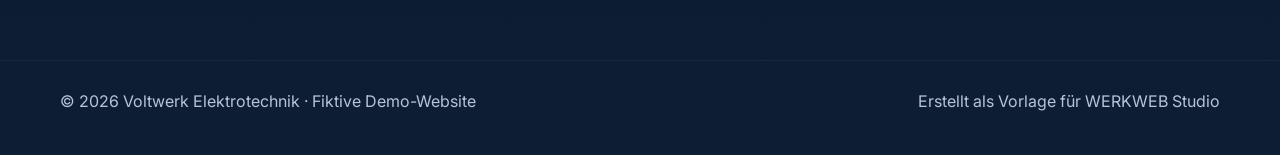
<file: referenz-elektro/index.html>
<!doctype html>
<html lang="de">
<head>
  <meta charset="utf-8">
  <meta name="viewport" content="width=device-width, initial-scale=1">
  <title>Voltwerk Elektrotechnik – Demo-Website</title>
  <link rel="preconnect" href="https://fonts.googleapis.com">
  <link rel="preconnect" href="https://fonts.gstatic.com" crossorigin>
  <link href="https://fonts.googleapis.com/css2?family=Inter:wght@400;500;600;700;800;900&display=swap" rel="stylesheet">
  <style>
    :root{--accent:#9dfc4f;--accent2:#55b8ff;--bg1:#07111f;--bg2:#0d1d33;--white:#fff;--text:#ecf1f7;--muted:#b7c3d8;--dark:#08111d;}
    *{box-sizing:border-box} html{scroll-behavior:smooth} body{margin:0;font-family:Inter,system-ui,sans-serif;color:var(--text);background:linear-gradient(180deg,var(--bg1),var(--bg2));line-height:1.6}
    a{color:inherit;text-decoration:none} .container{width:min(1160px,calc(100% - 32px));margin:auto} .top{padding:12px 0;background:rgba(255,255,255,.05);border-bottom:1px solid rgba(255,255,255,.08);font-size:.93rem;color:var(--muted)} .top strong{color:var(--white)}
    header{position:sticky;top:0;z-index:40;background:rgba(8,17,29,.76);backdrop-filter:blur(12px);border-bottom:1px solid rgba(255,255,255,.06)} .nav{display:flex;justify-content:space-between;align-items:center;gap:16px;padding:16px 0} .brand{display:flex;align-items:center;gap:12px;font-weight:900} .mark{width:42px;height:42px;border-radius:14px;display:grid;place-items:center;background:linear-gradient(135deg,var(--accent),var(--accent2));color:#08111d} nav{display:flex;gap:20px;flex-wrap:wrap} nav a{color:var(--muted);font-weight:700} nav a.cta{padding:10px 16px;border-radius:999px;background:linear-gradient(135deg,var(--accent),var(--accent2));color:#08111d}
    .hero{padding:90px 0 64px;position:relative;overflow:hidden} .hero-grid{display:grid;grid-template-columns:1.08fr .92fr;gap:34px;align-items:center} .badge{display:inline-block;padding:8px 12px;border-radius:999px;background:rgba(255,255,255,.08);color:var(--accent);font-weight:800;font-size:.82rem} h1{font-size:clamp(2.7rem,5vw,5rem);line-height:1.01;letter-spacing:-.04em;margin:18px 0 16px} h1 span{color:var(--accent)} .lead{color:var(--muted);font-size:1.08rem;max-width:680px}
    .hero-actions{display:flex;gap:12px;flex-wrap:wrap;margin:28px 0 22px} .btn{display:inline-flex;align-items:center;justify-content:center;padding:14px 20px;border-radius:999px;font-weight:800} .btn.primary{background:linear-gradient(135deg,var(--accent),var(--accent2));color:#08111d} .btn.ghost{background:rgba(255,255,255,.06);border:1px solid rgba(255,255,255,.08)}
    .trust{display:flex;gap:18px;flex-wrap:wrap;color:var(--muted);font-weight:700} .frame{background:linear-gradient(180deg,rgba(255,255,255,.11),rgba(255,255,255,.05));border:1px solid rgba(255,255,255,.08);border-radius:28px;padding:18px;box-shadow:0 18px 60px rgba(0,0,0,.35)} .browser{display:flex;gap:6px;align-items:center;color:var(--muted);font-size:.9rem} .browser span{width:10px;height:10px;border-radius:50%;background:rgba(255,255,255,.3)} .ui{margin-top:18px;border-radius:22px;padding:26px;background:rgba(255,255,255,.06);min-height:330px;position:relative;overflow:hidden} .ui h2{font-size:clamp(2rem,3vw,3.4rem);line-height:1;margin:18px 0 10px;letter-spacing:-.04em} .ui p{max-width:360px;color:#dce5f2} .ui-grid{display:grid;grid-template-columns:repeat(3,1fr);gap:12px;margin-top:28px} .ui-grid div{border-radius:16px;min-height:95px;background:rgba(255,255,255,.08)}
    .section{padding:82px 0} .head{display:flex;justify-content:space-between;align-items:end;gap:24px;margin-bottom:32px} .head h2{font-size:clamp(2rem,3.3vw,3.5rem);line-height:1.05;letter-spacing:-.04em;margin:0} .head h2 span{color:var(--accent)} .head p{color:var(--muted);max-width:520px} .kicker{display:block;margin-bottom:10px;color:var(--accent);font-weight:800;letter-spacing:.1em;font-size:.84rem}
    .cards{display:grid;grid-template-columns:repeat(3,1fr);gap:18px} .card{padding:24px;border-radius:24px;background:rgba(255,255,255,.05);border:1px solid rgba(255,255,255,.08)} .card .n{display:inline-grid;place-items:center;width:44px;height:44px;border-radius:14px;background:rgba(255,255,255,.08);color:var(--accent);font-weight:800;margin-bottom:16px} .card h3{margin:0 0 10px} .card p{margin:0;color:var(--muted)}
    .stats{display:grid;grid-template-columns:repeat(3,1fr);gap:18px} .stat{padding:24px;border-radius:24px;background:linear-gradient(180deg,rgba(255,255,255,.09),rgba(255,255,255,.04));border:1px solid rgba(255,255,255,.08);text-align:center} .stat strong{display:block;font-size:2.5rem;color:var(--accent);line-height:1;margin-bottom:8px} .stat span{color:var(--muted);font-weight:700}
    .projects{display:grid;grid-template-columns:1fr 1fr;gap:18px} .project{padding:24px;border-radius:24px;background:rgba(255,255,255,.05);border:1px solid rgba(255,255,255,.08)} .project h3{margin-top:0} .project p{color:var(--muted)}
    .about{display:grid;grid-template-columns:.95fr 1.05fr;gap:22px;align-items:start} .about-box,.contact-box{padding:24px;border-radius:24px;background:rgba(255,255,255,.05);border:1px solid rgba(255,255,255,.08)} .about-box p,.contact-box p{color:var(--muted)}
    .contact-grid{display:grid;grid-template-columns:1fr 1fr;gap:18px} .contact-box strong{display:block;font-size:1.15rem;margin-bottom:6px} footer{padding:28px 0 40px;border-top:1px solid rgba(255,255,255,.06);color:var(--muted)} .footer-inner{display:flex;justify-content:space-between;gap:16px;flex-wrap:wrap}
    @media (max-width:1000px){.hero-grid,.about{grid-template-columns:1fr} .cards,.projects,.stats,.contact-grid{grid-template-columns:1fr 1fr}}
    @media (max-width:760px){nav{display:none} .head,.footer-inner{flex-direction:column;align-items:flex-start} .cards,.projects,.stats,.contact-grid{grid-template-columns:1fr} .section{padding:64px 0} .hero{padding-top:72px}}
  </style>
</head>
<body>
  <div class="top"><div class="container"><strong>DEMO-WEBSITE</strong> – Alle Firmennamen, Projekte und Kontaktdaten sind fiktiv.</div></div>
  <header><div class="container nav"><a class="brand" href="#top"><span class="mark">V</span><span>Voltwerk Elektrotechnik</span></a><nav><a href="#leistungen">Leistungen</a><a href="#projekte">Projekte</a><a href="#ueber">Über uns</a><a class="cta" href="#kontakt">Kontakt</a></nav></div></header>
  <main id="top">
    <section class="hero"><div class="container hero-grid"><div><span class="badge">ELEKTRO / SMART HOME / SERVICE</span><h1>Stromlösungen mit <span>klarer Zukunft.</span></h1><p class="lead">Moderne Elektroinstallationen, Smart-Home-Lösungen und zuverlässiger Service – als hochwertige Demo-Marke mit technischem Premium-Auftritt.</p><div class="hero-actions"><a class="btn primary" href="#kontakt">Projekt besprechen</a><a class="btn ghost" href="#leistungen">Leistungen ansehen</a></div><div class="trust"><span>✓ Zuverlässig</span><span>✓ Modern gedacht</span><span>✓ Fiktives Musterprojekt</span></div></div><div class="frame"><div class="browser"><span></span><span></span><span></span><em>elektro-demo / design-vorschau</em></div><div class="ui"><div class="badge">TECHNISCH. MODERN. DIREKT.</div><h2>Smart-Home-Modernisierung für ein Einfamilienhaus</h2><p>Eine elegante Referenzvorschau mit Fokus auf Komfort, Energieeffizienz und vernetztes Wohnen.</p><div class="ui-grid"><div></div><div></div><div></div></div></div></div></div></section>

    <section class="section" id="leistungen"><div class="container"><div class="head"><div><span class="kicker">01 / LEISTUNGEN</span><h2>Was dieser Betrieb <span>anbietet.</span></h2></div><p>Diese Vorschau zeigt, wie eine hochwertige Handwerkswebsite Leistungen, Vertrauen und Kontaktmöglichkeiten modern präsentieren kann.</p></div><div class="cards"><article class="card"><span class="n">01</span><h3>Elektroinstallationen</h3><p>Kurze, verständliche Beschreibung mit klarem Nutzerversprechen und Fokus auf Qualität.</p></article><article class="card"><span class="n">02</span><h3>Smart Home & Gebäudetechnik</h3><p>Leistungsdarstellung mit verkaufsstarkem Aufbau und professioneller Formulierung.</p></article><article class="card"><span class="n">03</span><h3>Prüfung & Service</h3><p>Zusätzlicher Leistungsbereich für Vertrauen, Spezialisierung und bessere Auffindbarkeit.</p></article></div></div></section>

    <section class="section"><div class="container"><div class="head"><div><span class="kicker">02 / STÄRKEN</span><h2>Warum Kunden hier <span>anfragen würden.</span></h2></div><p>Die Demo kombiniert visuelle Stärke mit klassischem Vertrauensaufbau – also genau dem, was viele Handwerksbetriebe online fehlt.</p></div><div class="stats"><article class="stat"><strong>4,9</strong><span>fiktive Google-Bewertung</span></article><article class="stat"><strong>18+</strong><span>Jahre Branchenerfahrung</span></article><article class="stat"><strong>< 24h</strong><span>Stunden Rückmeldezeit</span></article></div></div></section>

    <section class="section" id="projekte"><div class="container"><div class="head"><div><span class="kicker">03 / PROJEKTBEISPIELE</span><h2>Wie Referenzen <span>wirken können.</span></h2></div><p>Beispielhafte Projektteaser helfen potenziellen Kunden, den Stil und die Positionierung des Betriebs besser einzuschätzen.</p></div><div class="projects"><article class="project"><h3>Smart-Home-Modernisierung für ein Einfamilienhaus</h3><p>Eine elegante Referenzvorschau mit Fokus auf Komfort, Energieeffizienz und vernetztes Wohnen.</p></article><article class="project"><h3>Smart Home & Gebäudetechnik für Wohn- & Gewerbekunden</h3><p>Ein zweites Beispielprojekt zeigt Leistungsbreite, Zuverlässigkeit und die Fähigkeit, verschiedene Kundensituationen sauber abzudecken.</p></article></div></div></section>

    <section class="section" id="ueber"><div class="container about"><div><span class="kicker">04 / ÜBER UNS</span><h2>Marke, Team und <span>Vertrauen.</span></h2><p style="color:var(--muted)">Voltwerk Elektrotechnik steht in dieser Demo für technische Präzision, einen sauberen Markenauftritt und starke Vertrauenssignale. Genau so kann ein moderner Elektrofachbetrieb online wirken.</p></div><div class="about-box"><h3>Warum diese Demo wichtig ist</h3><p>Diese Website ist absichtlich visuell stärker gestaltet als eine einfache Handwerker-Vorlage. Sie soll zeigen, wie wir mit wenigen Systemen hochwertige Auftritte für verschiedene Gewerke entwickeln können.</p><p><strong>Wichtig:</strong> Firmendaten, Bewertungen und Inhalte sind komplett fiktiv und dienen nur als Muster.</p></div></div></section>

    <section class="section" id="kontakt"><div class="container"><div class="head"><div><span class="kicker">05 / KONTAKT</span><h2>So könnte eine <span>Kontaktsektion</span> aussehen.</h2></div><p>Die Daten sind bewusst als Platzhalter gekennzeichnet. In echten Kundenprojekten werden hier die realen Unternehmensdaten ergänzt.</p></div><div class="contact-grid"><div class="contact-box"><strong>Voltwerk Elektrotechnik</strong><p>Fiktive Musterstraße 12<br>12345 Musterstadt</p><p>Telefon: 01234 / 567890<br>E-Mail: kontakt@demo-betrieb.de</p></div><div class="contact-box"><strong>Hinweis zum Demo-Status</strong><p>Dieses Musterprojekt ist Teil der WERKWEB-Studio-Vorlagen. Es dient ausschließlich der Präsentation verschiedener Stilrichtungen für Handwerksbetriebe.</p><p><a class="btn primary" href="../index.html">Zurück zur Agentur-Website</a></p></div></div></div></section>
  </main>
  <footer><div class="container footer-inner"><span>© 2026 Voltwerk Elektrotechnik · Fiktive Demo-Website</span><span>Erstellt als Vorlage für WERKWEB Studio</span></div></footer>
</body>
</html>
</file>
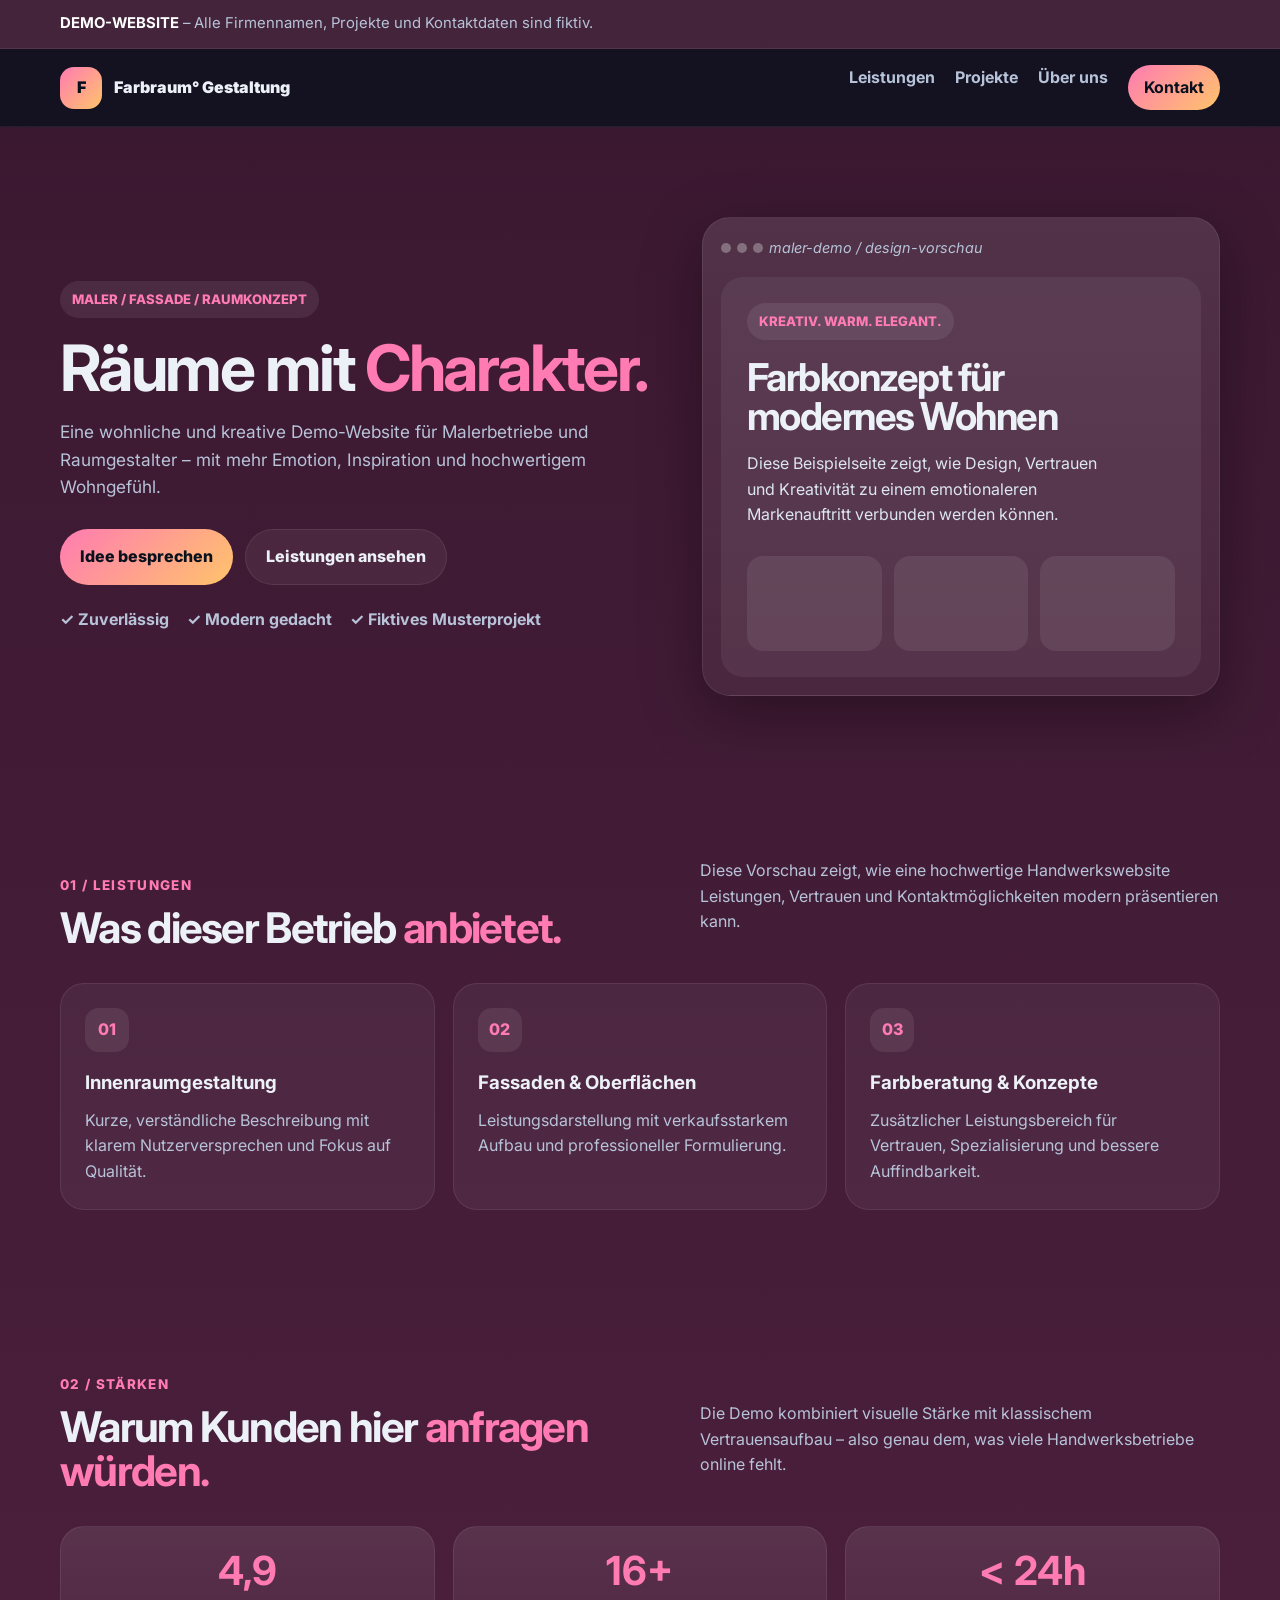
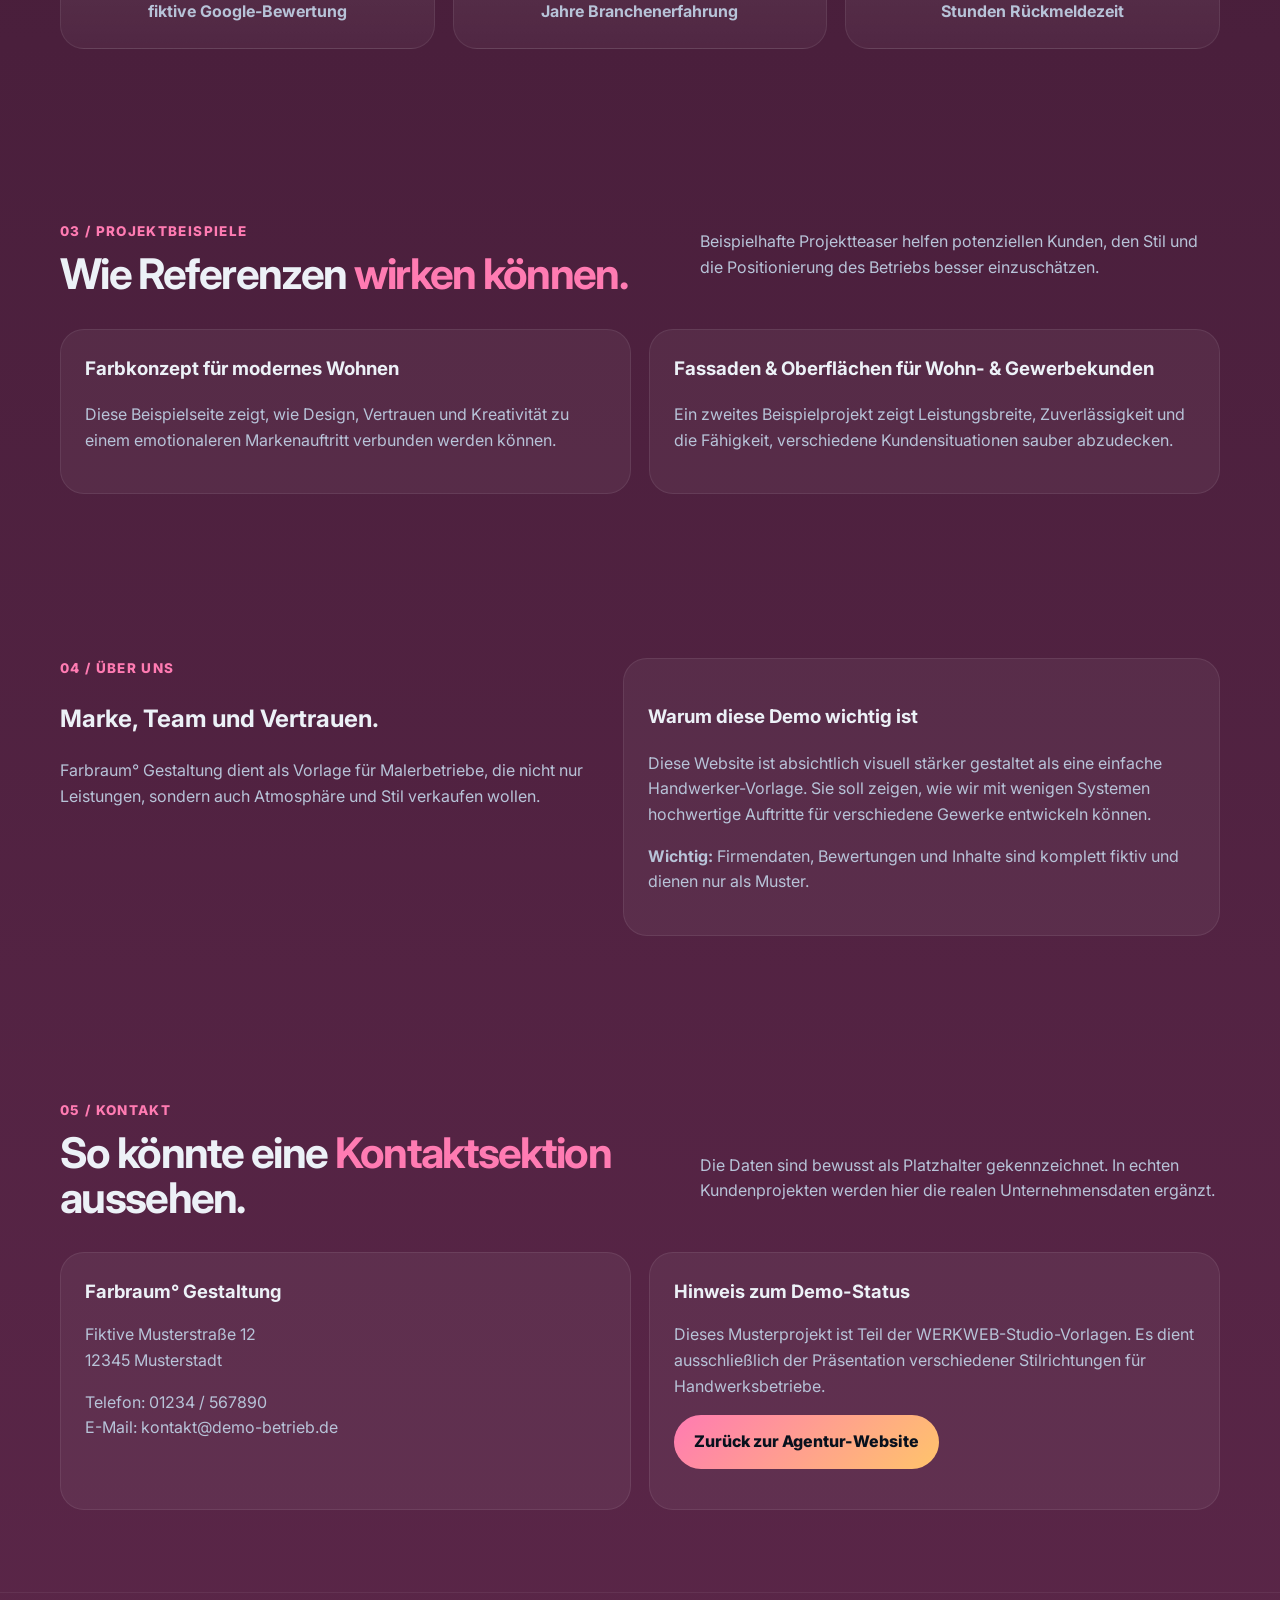
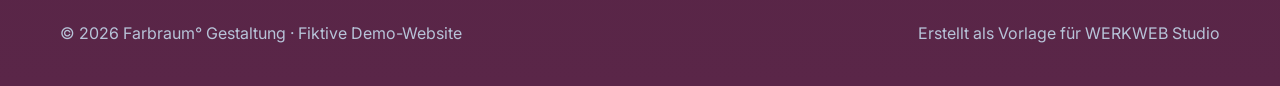
<file: referenz-maler/index.html>
<!doctype html>
<html lang="de">
<head>
  <meta charset="utf-8">
  <meta name="viewport" content="width=device-width, initial-scale=1">
  <title>Farbraum° Gestaltung – Demo-Website</title>
  <link rel="preconnect" href="https://fonts.googleapis.com">
  <link rel="preconnect" href="https://fonts.gstatic.com" crossorigin>
  <link href="https://fonts.googleapis.com/css2?family=Inter:wght@400;500;600;700;800;900&display=swap" rel="stylesheet">
  <style>
    :root{--accent:#ff7bb2;--accent2:#ffc46b;--bg1:#3a1830;--bg2:#5a2648;--white:#fff;--text:#ecf1f7;--muted:#b7c3d8;--dark:#08111d;}
    *{box-sizing:border-box} html{scroll-behavior:smooth} body{margin:0;font-family:Inter,system-ui,sans-serif;color:var(--text);background:linear-gradient(180deg,var(--bg1),var(--bg2));line-height:1.6}
    a{color:inherit;text-decoration:none} .container{width:min(1160px,calc(100% - 32px));margin:auto} .top{padding:12px 0;background:rgba(255,255,255,.05);border-bottom:1px solid rgba(255,255,255,.08);font-size:.93rem;color:var(--muted)} .top strong{color:var(--white)}
    header{position:sticky;top:0;z-index:40;background:rgba(8,17,29,.76);backdrop-filter:blur(12px);border-bottom:1px solid rgba(255,255,255,.06)} .nav{display:flex;justify-content:space-between;align-items:center;gap:16px;padding:16px 0} .brand{display:flex;align-items:center;gap:12px;font-weight:900} .mark{width:42px;height:42px;border-radius:14px;display:grid;place-items:center;background:linear-gradient(135deg,var(--accent),var(--accent2));color:#08111d} nav{display:flex;gap:20px;flex-wrap:wrap} nav a{color:var(--muted);font-weight:700} nav a.cta{padding:10px 16px;border-radius:999px;background:linear-gradient(135deg,var(--accent),var(--accent2));color:#08111d}
    .hero{padding:90px 0 64px;position:relative;overflow:hidden} .hero-grid{display:grid;grid-template-columns:1.08fr .92fr;gap:34px;align-items:center} .badge{display:inline-block;padding:8px 12px;border-radius:999px;background:rgba(255,255,255,.08);color:var(--accent);font-weight:800;font-size:.82rem} h1{font-size:clamp(2.7rem,5vw,5rem);line-height:1.01;letter-spacing:-.04em;margin:18px 0 16px} h1 span{color:var(--accent)} .lead{color:var(--muted);font-size:1.08rem;max-width:680px}
    .hero-actions{display:flex;gap:12px;flex-wrap:wrap;margin:28px 0 22px} .btn{display:inline-flex;align-items:center;justify-content:center;padding:14px 20px;border-radius:999px;font-weight:800} .btn.primary{background:linear-gradient(135deg,var(--accent),var(--accent2));color:#08111d} .btn.ghost{background:rgba(255,255,255,.06);border:1px solid rgba(255,255,255,.08)}
    .trust{display:flex;gap:18px;flex-wrap:wrap;color:var(--muted);font-weight:700} .frame{background:linear-gradient(180deg,rgba(255,255,255,.11),rgba(255,255,255,.05));border:1px solid rgba(255,255,255,.08);border-radius:28px;padding:18px;box-shadow:0 18px 60px rgba(0,0,0,.35)} .browser{display:flex;gap:6px;align-items:center;color:var(--muted);font-size:.9rem} .browser span{width:10px;height:10px;border-radius:50%;background:rgba(255,255,255,.3)} .ui{margin-top:18px;border-radius:22px;padding:26px;background:rgba(255,255,255,.06);min-height:330px;position:relative;overflow:hidden} .ui h2{font-size:clamp(2rem,3vw,3.4rem);line-height:1;margin:18px 0 10px;letter-spacing:-.04em} .ui p{max-width:360px;color:#dce5f2} .ui-grid{display:grid;grid-template-columns:repeat(3,1fr);gap:12px;margin-top:28px} .ui-grid div{border-radius:16px;min-height:95px;background:rgba(255,255,255,.08)}
    .section{padding:82px 0} .head{display:flex;justify-content:space-between;align-items:end;gap:24px;margin-bottom:32px} .head h2{font-size:clamp(2rem,3.3vw,3.5rem);line-height:1.05;letter-spacing:-.04em;margin:0} .head h2 span{color:var(--accent)} .head p{color:var(--muted);max-width:520px} .kicker{display:block;margin-bottom:10px;color:var(--accent);font-weight:800;letter-spacing:.1em;font-size:.84rem}
    .cards{display:grid;grid-template-columns:repeat(3,1fr);gap:18px} .card{padding:24px;border-radius:24px;background:rgba(255,255,255,.05);border:1px solid rgba(255,255,255,.08)} .card .n{display:inline-grid;place-items:center;width:44px;height:44px;border-radius:14px;background:rgba(255,255,255,.08);color:var(--accent);font-weight:800;margin-bottom:16px} .card h3{margin:0 0 10px} .card p{margin:0;color:var(--muted)}
    .stats{display:grid;grid-template-columns:repeat(3,1fr);gap:18px} .stat{padding:24px;border-radius:24px;background:linear-gradient(180deg,rgba(255,255,255,.09),rgba(255,255,255,.04));border:1px solid rgba(255,255,255,.08);text-align:center} .stat strong{display:block;font-size:2.5rem;color:var(--accent);line-height:1;margin-bottom:8px} .stat span{color:var(--muted);font-weight:700}
    .projects{display:grid;grid-template-columns:1fr 1fr;gap:18px} .project{padding:24px;border-radius:24px;background:rgba(255,255,255,.05);border:1px solid rgba(255,255,255,.08)} .project h3{margin-top:0} .project p{color:var(--muted)}
    .about{display:grid;grid-template-columns:.95fr 1.05fr;gap:22px;align-items:start} .about-box,.contact-box{padding:24px;border-radius:24px;background:rgba(255,255,255,.05);border:1px solid rgba(255,255,255,.08)} .about-box p,.contact-box p{color:var(--muted)}
    .contact-grid{display:grid;grid-template-columns:1fr 1fr;gap:18px} .contact-box strong{display:block;font-size:1.15rem;margin-bottom:6px} footer{padding:28px 0 40px;border-top:1px solid rgba(255,255,255,.06);color:var(--muted)} .footer-inner{display:flex;justify-content:space-between;gap:16px;flex-wrap:wrap}
    @media (max-width:1000px){.hero-grid,.about{grid-template-columns:1fr} .cards,.projects,.stats,.contact-grid{grid-template-columns:1fr 1fr}}
    @media (max-width:760px){nav{display:none} .head,.footer-inner{flex-direction:column;align-items:flex-start} .cards,.projects,.stats,.contact-grid{grid-template-columns:1fr} .section{padding:64px 0} .hero{padding-top:72px}}
  </style>
</head>
<body>
  <div class="top"><div class="container"><strong>DEMO-WEBSITE</strong> – Alle Firmennamen, Projekte und Kontaktdaten sind fiktiv.</div></div>
  <header><div class="container nav"><a class="brand" href="#top"><span class="mark">F</span><span>Farbraum° Gestaltung</span></a><nav><a href="#leistungen">Leistungen</a><a href="#projekte">Projekte</a><a href="#ueber">Über uns</a><a class="cta" href="#kontakt">Kontakt</a></nav></div></header>
  <main id="top">
    <section class="hero"><div class="container hero-grid"><div><span class="badge">MALER / FASSADE / RAUMKONZEPT</span><h1>Räume mit <span>Charakter.</span></h1><p class="lead">Eine wohnliche und kreative Demo-Website für Malerbetriebe und Raumgestalter – mit mehr Emotion, Inspiration und hochwertigem Wohngefühl.</p><div class="hero-actions"><a class="btn primary" href="#kontakt">Idee besprechen</a><a class="btn ghost" href="#leistungen">Leistungen ansehen</a></div><div class="trust"><span>✓ Zuverlässig</span><span>✓ Modern gedacht</span><span>✓ Fiktives Musterprojekt</span></div></div><div class="frame"><div class="browser"><span></span><span></span><span></span><em>maler-demo / design-vorschau</em></div><div class="ui"><div class="badge">KREATIV. WARM. ELEGANT.</div><h2>Farbkonzept für modernes Wohnen</h2><p>Diese Beispielseite zeigt, wie Design, Vertrauen und Kreativität zu einem emotionaleren Markenauftritt verbunden werden können.</p><div class="ui-grid"><div></div><div></div><div></div></div></div></div></div></section>

    <section class="section" id="leistungen"><div class="container"><div class="head"><div><span class="kicker">01 / LEISTUNGEN</span><h2>Was dieser Betrieb <span>anbietet.</span></h2></div><p>Diese Vorschau zeigt, wie eine hochwertige Handwerkswebsite Leistungen, Vertrauen und Kontaktmöglichkeiten modern präsentieren kann.</p></div><div class="cards"><article class="card"><span class="n">01</span><h3>Innenraumgestaltung</h3><p>Kurze, verständliche Beschreibung mit klarem Nutzerversprechen und Fokus auf Qualität.</p></article><article class="card"><span class="n">02</span><h3>Fassaden & Oberflächen</h3><p>Leistungsdarstellung mit verkaufsstarkem Aufbau und professioneller Formulierung.</p></article><article class="card"><span class="n">03</span><h3>Farbberatung & Konzepte</h3><p>Zusätzlicher Leistungsbereich für Vertrauen, Spezialisierung und bessere Auffindbarkeit.</p></article></div></div></section>

    <section class="section"><div class="container"><div class="head"><div><span class="kicker">02 / STÄRKEN</span><h2>Warum Kunden hier <span>anfragen würden.</span></h2></div><p>Die Demo kombiniert visuelle Stärke mit klassischem Vertrauensaufbau – also genau dem, was viele Handwerksbetriebe online fehlt.</p></div><div class="stats"><article class="stat"><strong>4,9</strong><span>fiktive Google-Bewertung</span></article><article class="stat"><strong>16+</strong><span>Jahre Branchenerfahrung</span></article><article class="stat"><strong>< 24h</strong><span>Stunden Rückmeldezeit</span></article></div></div></section>

    <section class="section" id="projekte"><div class="container"><div class="head"><div><span class="kicker">03 / PROJEKTBEISPIELE</span><h2>Wie Referenzen <span>wirken können.</span></h2></div><p>Beispielhafte Projektteaser helfen potenziellen Kunden, den Stil und die Positionierung des Betriebs besser einzuschätzen.</p></div><div class="projects"><article class="project"><h3>Farbkonzept für modernes Wohnen</h3><p>Diese Beispielseite zeigt, wie Design, Vertrauen und Kreativität zu einem emotionaleren Markenauftritt verbunden werden können.</p></article><article class="project"><h3>Fassaden & Oberflächen für Wohn- & Gewerbekunden</h3><p>Ein zweites Beispielprojekt zeigt Leistungsbreite, Zuverlässigkeit und die Fähigkeit, verschiedene Kundensituationen sauber abzudecken.</p></article></div></div></section>

    <section class="section" id="ueber"><div class="container about"><div><span class="kicker">04 / ÜBER UNS</span><h2>Marke, Team und <span>Vertrauen.</span></h2><p style="color:var(--muted)">Farbraum° Gestaltung dient als Vorlage für Malerbetriebe, die nicht nur Leistungen, sondern auch Atmosphäre und Stil verkaufen wollen.</p></div><div class="about-box"><h3>Warum diese Demo wichtig ist</h3><p>Diese Website ist absichtlich visuell stärker gestaltet als eine einfache Handwerker-Vorlage. Sie soll zeigen, wie wir mit wenigen Systemen hochwertige Auftritte für verschiedene Gewerke entwickeln können.</p><p><strong>Wichtig:</strong> Firmendaten, Bewertungen und Inhalte sind komplett fiktiv und dienen nur als Muster.</p></div></div></section>

    <section class="section" id="kontakt"><div class="container"><div class="head"><div><span class="kicker">05 / KONTAKT</span><h2>So könnte eine <span>Kontaktsektion</span> aussehen.</h2></div><p>Die Daten sind bewusst als Platzhalter gekennzeichnet. In echten Kundenprojekten werden hier die realen Unternehmensdaten ergänzt.</p></div><div class="contact-grid"><div class="contact-box"><strong>Farbraum° Gestaltung</strong><p>Fiktive Musterstraße 12<br>12345 Musterstadt</p><p>Telefon: 01234 / 567890<br>E-Mail: kontakt@demo-betrieb.de</p></div><div class="contact-box"><strong>Hinweis zum Demo-Status</strong><p>Dieses Musterprojekt ist Teil der WERKWEB-Studio-Vorlagen. Es dient ausschließlich der Präsentation verschiedener Stilrichtungen für Handwerksbetriebe.</p><p><a class="btn primary" href="../index.html">Zurück zur Agentur-Website</a></p></div></div></div></section>
  </main>
  <footer><div class="container footer-inner"><span>© 2026 Farbraum° Gestaltung · Fiktive Demo-Website</span><span>Erstellt als Vorlage für WERKWEB Studio</span></div></footer>
</body>
</html>
</file>
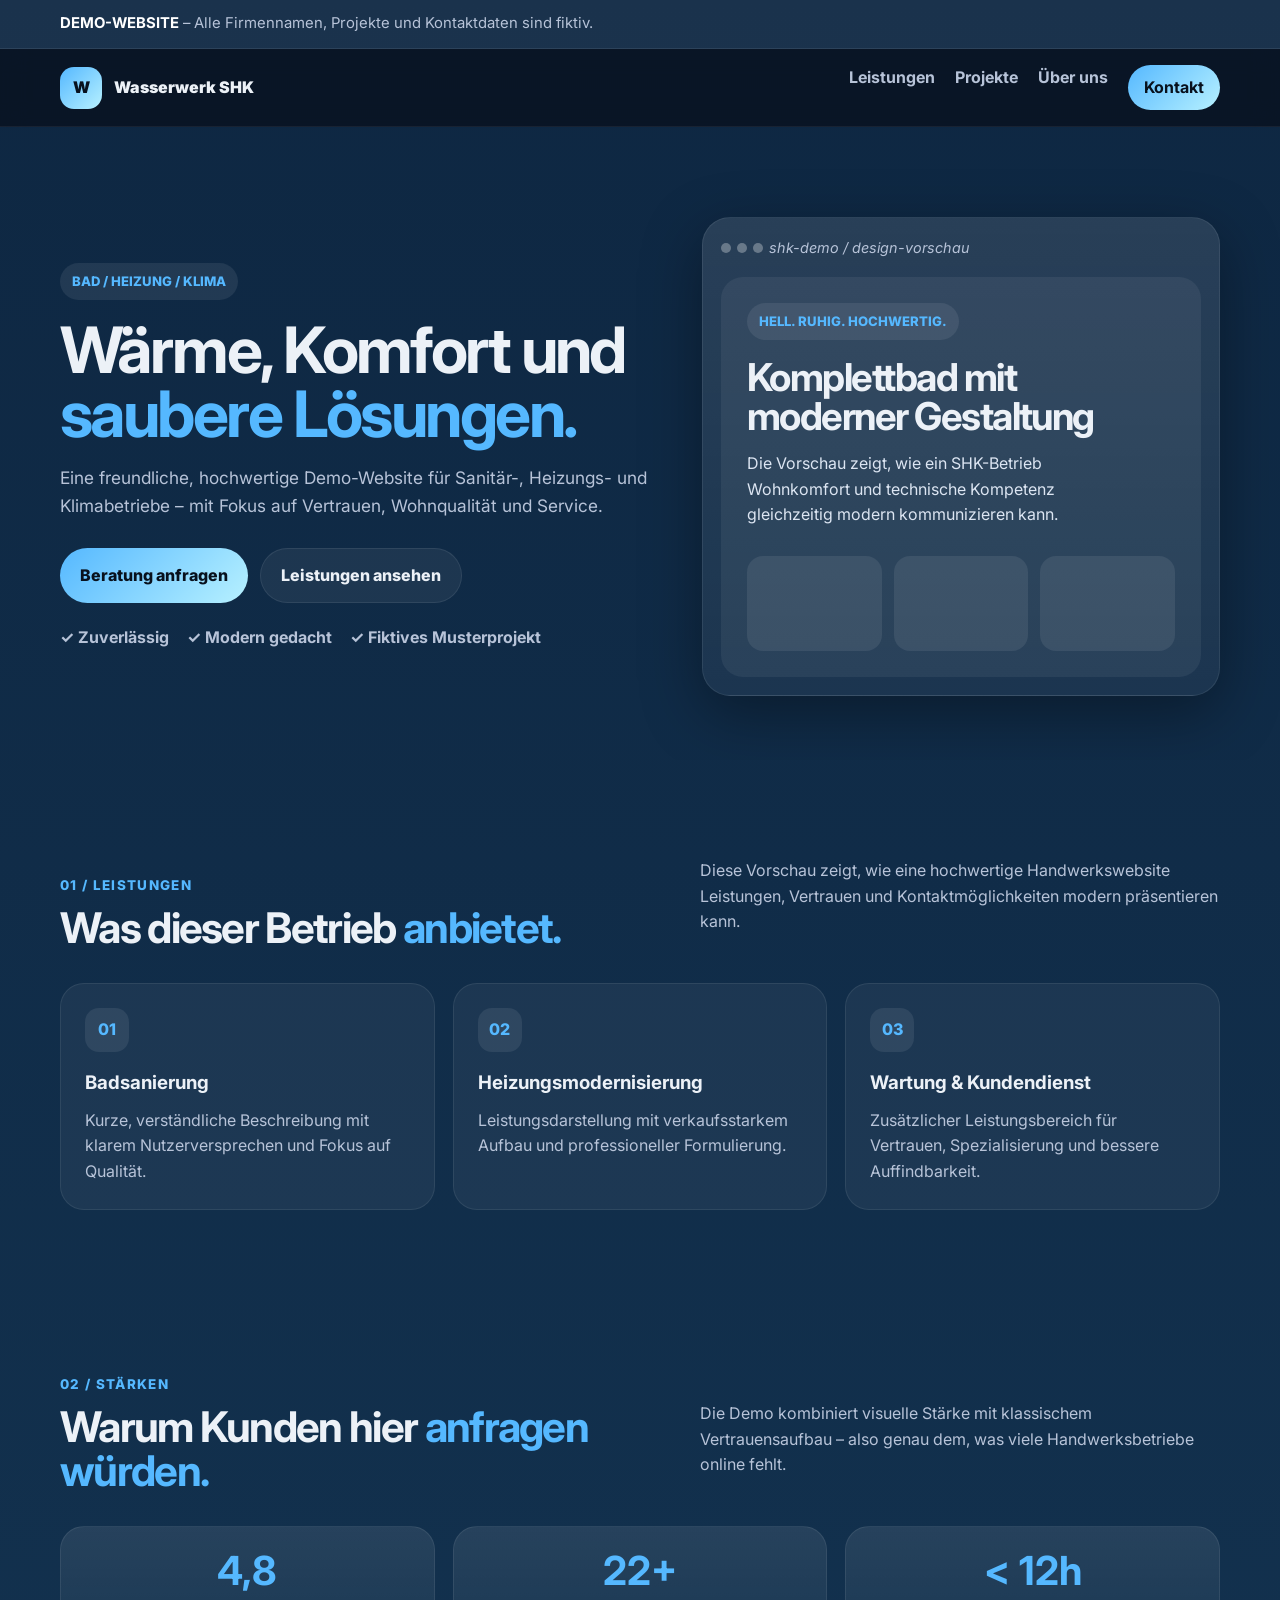
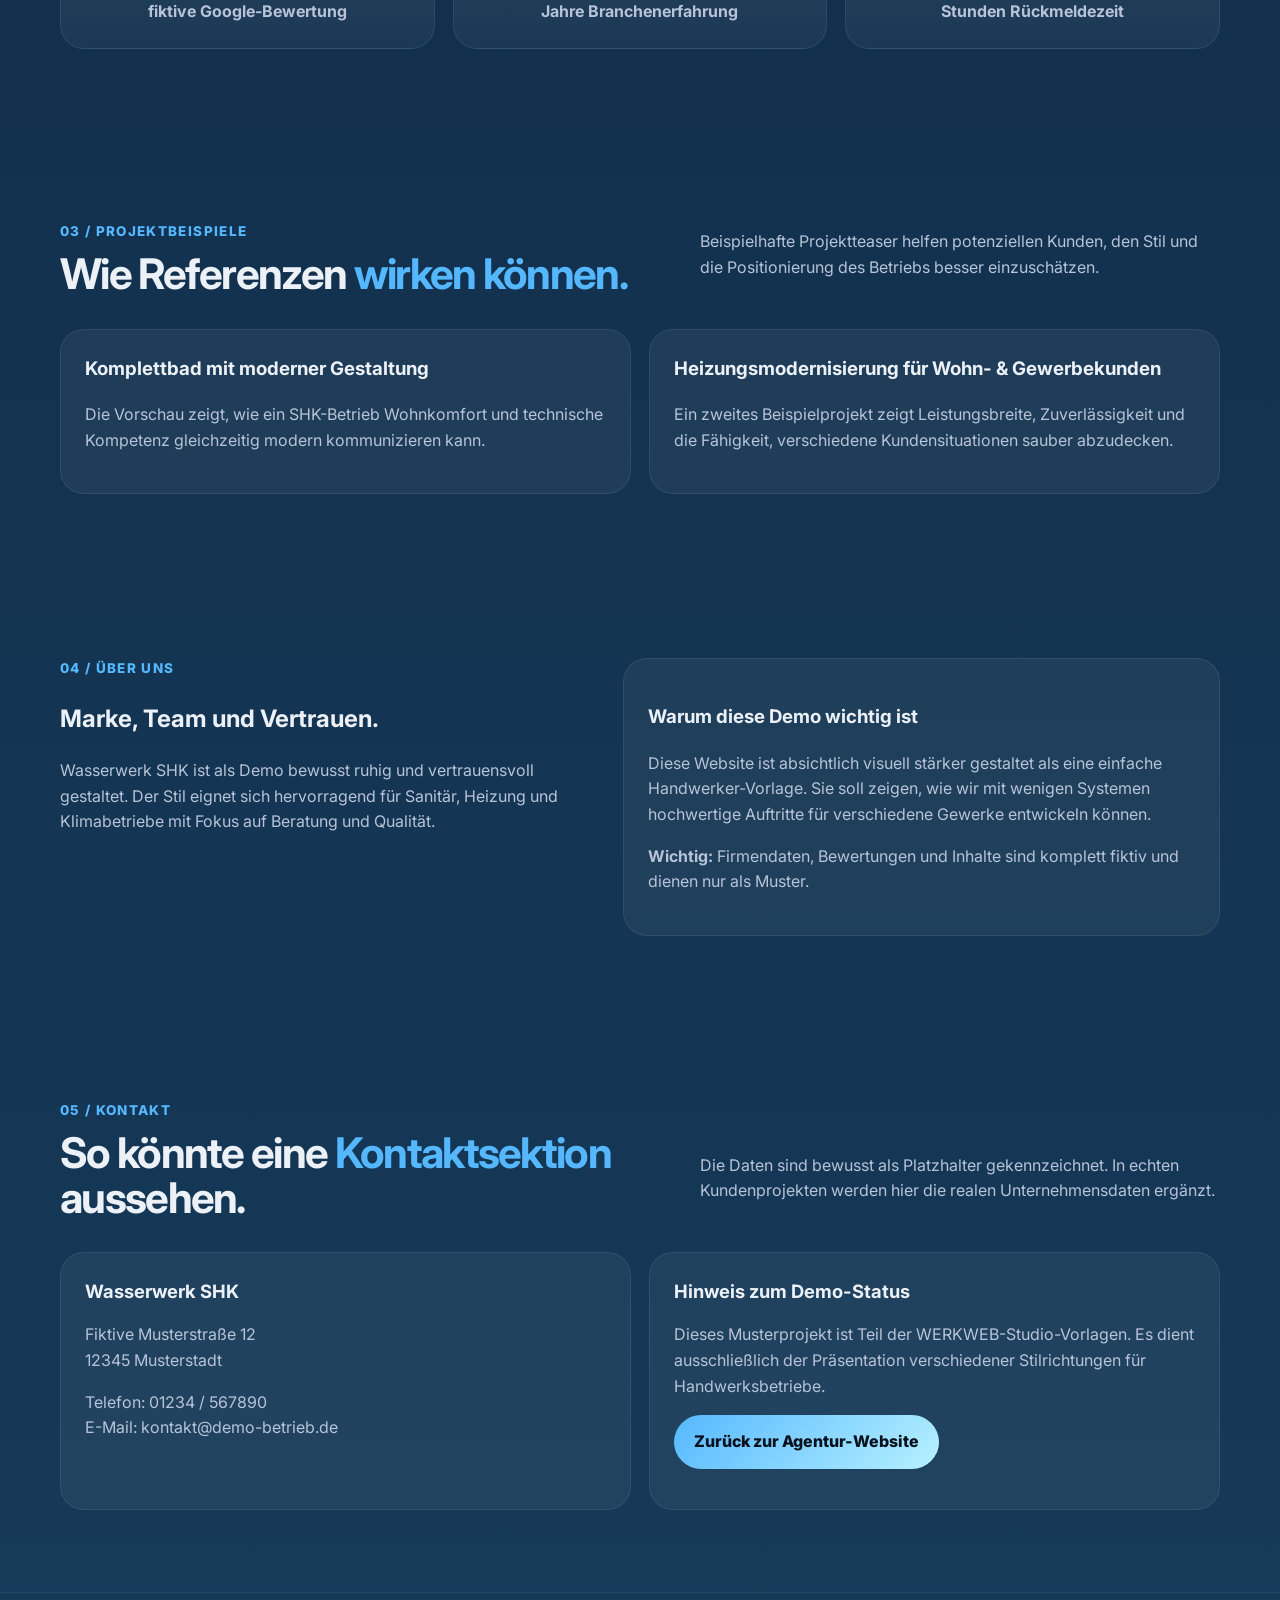
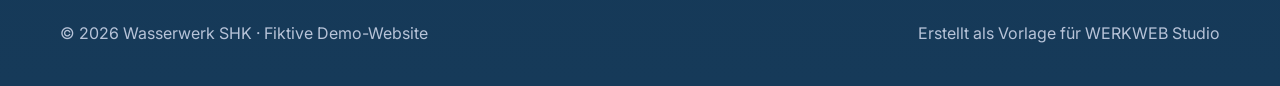
<file: referenz-shk/index.html>
<!doctype html>
<html lang="de">
<head>
  <meta charset="utf-8">
  <meta name="viewport" content="width=device-width, initial-scale=1">
  <title>Wasserwerk SHK – Demo-Website</title>
  <link rel="preconnect" href="https://fonts.googleapis.com">
  <link rel="preconnect" href="https://fonts.gstatic.com" crossorigin>
  <link href="https://fonts.googleapis.com/css2?family=Inter:wght@400;500;600;700;800;900&display=swap" rel="stylesheet">
  <style>
    :root{--accent:#55b8ff;--accent2:#b7f1ff;--bg1:#0e2742;--bg2:#163a59;--white:#fff;--text:#ecf1f7;--muted:#b7c3d8;--dark:#08111d;}
    *{box-sizing:border-box} html{scroll-behavior:smooth} body{margin:0;font-family:Inter,system-ui,sans-serif;color:var(--text);background:linear-gradient(180deg,var(--bg1),var(--bg2));line-height:1.6}
    a{color:inherit;text-decoration:none} .container{width:min(1160px,calc(100% - 32px));margin:auto} .top{padding:12px 0;background:rgba(255,255,255,.05);border-bottom:1px solid rgba(255,255,255,.08);font-size:.93rem;color:var(--muted)} .top strong{color:var(--white)}
    header{position:sticky;top:0;z-index:40;background:rgba(8,17,29,.76);backdrop-filter:blur(12px);border-bottom:1px solid rgba(255,255,255,.06)} .nav{display:flex;justify-content:space-between;align-items:center;gap:16px;padding:16px 0} .brand{display:flex;align-items:center;gap:12px;font-weight:900} .mark{width:42px;height:42px;border-radius:14px;display:grid;place-items:center;background:linear-gradient(135deg,var(--accent),var(--accent2));color:#08111d} nav{display:flex;gap:20px;flex-wrap:wrap} nav a{color:var(--muted);font-weight:700} nav a.cta{padding:10px 16px;border-radius:999px;background:linear-gradient(135deg,var(--accent),var(--accent2));color:#08111d}
    .hero{padding:90px 0 64px;position:relative;overflow:hidden} .hero-grid{display:grid;grid-template-columns:1.08fr .92fr;gap:34px;align-items:center} .badge{display:inline-block;padding:8px 12px;border-radius:999px;background:rgba(255,255,255,.08);color:var(--accent);font-weight:800;font-size:.82rem} h1{font-size:clamp(2.7rem,5vw,5rem);line-height:1.01;letter-spacing:-.04em;margin:18px 0 16px} h1 span{color:var(--accent)} .lead{color:var(--muted);font-size:1.08rem;max-width:680px}
    .hero-actions{display:flex;gap:12px;flex-wrap:wrap;margin:28px 0 22px} .btn{display:inline-flex;align-items:center;justify-content:center;padding:14px 20px;border-radius:999px;font-weight:800} .btn.primary{background:linear-gradient(135deg,var(--accent),var(--accent2));color:#08111d} .btn.ghost{background:rgba(255,255,255,.06);border:1px solid rgba(255,255,255,.08)}
    .trust{display:flex;gap:18px;flex-wrap:wrap;color:var(--muted);font-weight:700} .frame{background:linear-gradient(180deg,rgba(255,255,255,.11),rgba(255,255,255,.05));border:1px solid rgba(255,255,255,.08);border-radius:28px;padding:18px;box-shadow:0 18px 60px rgba(0,0,0,.35)} .browser{display:flex;gap:6px;align-items:center;color:var(--muted);font-size:.9rem} .browser span{width:10px;height:10px;border-radius:50%;background:rgba(255,255,255,.3)} .ui{margin-top:18px;border-radius:22px;padding:26px;background:rgba(255,255,255,.06);min-height:330px;position:relative;overflow:hidden} .ui h2{font-size:clamp(2rem,3vw,3.4rem);line-height:1;margin:18px 0 10px;letter-spacing:-.04em} .ui p{max-width:360px;color:#dce5f2} .ui-grid{display:grid;grid-template-columns:repeat(3,1fr);gap:12px;margin-top:28px} .ui-grid div{border-radius:16px;min-height:95px;background:rgba(255,255,255,.08)}
    .section{padding:82px 0} .head{display:flex;justify-content:space-between;align-items:end;gap:24px;margin-bottom:32px} .head h2{font-size:clamp(2rem,3.3vw,3.5rem);line-height:1.05;letter-spacing:-.04em;margin:0} .head h2 span{color:var(--accent)} .head p{color:var(--muted);max-width:520px} .kicker{display:block;margin-bottom:10px;color:var(--accent);font-weight:800;letter-spacing:.1em;font-size:.84rem}
    .cards{display:grid;grid-template-columns:repeat(3,1fr);gap:18px} .card{padding:24px;border-radius:24px;background:rgba(255,255,255,.05);border:1px solid rgba(255,255,255,.08)} .card .n{display:inline-grid;place-items:center;width:44px;height:44px;border-radius:14px;background:rgba(255,255,255,.08);color:var(--accent);font-weight:800;margin-bottom:16px} .card h3{margin:0 0 10px} .card p{margin:0;color:var(--muted)}
    .stats{display:grid;grid-template-columns:repeat(3,1fr);gap:18px} .stat{padding:24px;border-radius:24px;background:linear-gradient(180deg,rgba(255,255,255,.09),rgba(255,255,255,.04));border:1px solid rgba(255,255,255,.08);text-align:center} .stat strong{display:block;font-size:2.5rem;color:var(--accent);line-height:1;margin-bottom:8px} .stat span{color:var(--muted);font-weight:700}
    .projects{display:grid;grid-template-columns:1fr 1fr;gap:18px} .project{padding:24px;border-radius:24px;background:rgba(255,255,255,.05);border:1px solid rgba(255,255,255,.08)} .project h3{margin-top:0} .project p{color:var(--muted)}
    .about{display:grid;grid-template-columns:.95fr 1.05fr;gap:22px;align-items:start} .about-box,.contact-box{padding:24px;border-radius:24px;background:rgba(255,255,255,.05);border:1px solid rgba(255,255,255,.08)} .about-box p,.contact-box p{color:var(--muted)}
    .contact-grid{display:grid;grid-template-columns:1fr 1fr;gap:18px} .contact-box strong{display:block;font-size:1.15rem;margin-bottom:6px} footer{padding:28px 0 40px;border-top:1px solid rgba(255,255,255,.06);color:var(--muted)} .footer-inner{display:flex;justify-content:space-between;gap:16px;flex-wrap:wrap}
    @media (max-width:1000px){.hero-grid,.about{grid-template-columns:1fr} .cards,.projects,.stats,.contact-grid{grid-template-columns:1fr 1fr}}
    @media (max-width:760px){nav{display:none} .head,.footer-inner{flex-direction:column;align-items:flex-start} .cards,.projects,.stats,.contact-grid{grid-template-columns:1fr} .section{padding:64px 0} .hero{padding-top:72px}}
  </style>
</head>
<body>
  <div class="top"><div class="container"><strong>DEMO-WEBSITE</strong> – Alle Firmennamen, Projekte und Kontaktdaten sind fiktiv.</div></div>
  <header><div class="container nav"><a class="brand" href="#top"><span class="mark">W</span><span>Wasserwerk SHK</span></a><nav><a href="#leistungen">Leistungen</a><a href="#projekte">Projekte</a><a href="#ueber">Über uns</a><a class="cta" href="#kontakt">Kontakt</a></nav></div></header>
  <main id="top">
    <section class="hero"><div class="container hero-grid"><div><span class="badge">BAD / HEIZUNG / KLIMA</span><h1>Wärme, Komfort und <span>saubere Lösungen.</span></h1><p class="lead">Eine freundliche, hochwertige Demo-Website für Sanitär-, Heizungs- und Klimabetriebe – mit Fokus auf Vertrauen, Wohnqualität und Service.</p><div class="hero-actions"><a class="btn primary" href="#kontakt">Beratung anfragen</a><a class="btn ghost" href="#leistungen">Leistungen ansehen</a></div><div class="trust"><span>✓ Zuverlässig</span><span>✓ Modern gedacht</span><span>✓ Fiktives Musterprojekt</span></div></div><div class="frame"><div class="browser"><span></span><span></span><span></span><em>shk-demo / design-vorschau</em></div><div class="ui"><div class="badge">HELL. RUHIG. HOCHWERTIG.</div><h2>Komplettbad mit moderner Gestaltung</h2><p>Die Vorschau zeigt, wie ein SHK-Betrieb Wohnkomfort und technische Kompetenz gleichzeitig modern kommunizieren kann.</p><div class="ui-grid"><div></div><div></div><div></div></div></div></div></div></section>

    <section class="section" id="leistungen"><div class="container"><div class="head"><div><span class="kicker">01 / LEISTUNGEN</span><h2>Was dieser Betrieb <span>anbietet.</span></h2></div><p>Diese Vorschau zeigt, wie eine hochwertige Handwerkswebsite Leistungen, Vertrauen und Kontaktmöglichkeiten modern präsentieren kann.</p></div><div class="cards"><article class="card"><span class="n">01</span><h3>Badsanierung</h3><p>Kurze, verständliche Beschreibung mit klarem Nutzerversprechen und Fokus auf Qualität.</p></article><article class="card"><span class="n">02</span><h3>Heizungsmodernisierung</h3><p>Leistungsdarstellung mit verkaufsstarkem Aufbau und professioneller Formulierung.</p></article><article class="card"><span class="n">03</span><h3>Wartung & Kundendienst</h3><p>Zusätzlicher Leistungsbereich für Vertrauen, Spezialisierung und bessere Auffindbarkeit.</p></article></div></div></section>

    <section class="section"><div class="container"><div class="head"><div><span class="kicker">02 / STÄRKEN</span><h2>Warum Kunden hier <span>anfragen würden.</span></h2></div><p>Die Demo kombiniert visuelle Stärke mit klassischem Vertrauensaufbau – also genau dem, was viele Handwerksbetriebe online fehlt.</p></div><div class="stats"><article class="stat"><strong>4,8</strong><span>fiktive Google-Bewertung</span></article><article class="stat"><strong>22+</strong><span>Jahre Branchenerfahrung</span></article><article class="stat"><strong>< 12h</strong><span>Stunden Rückmeldezeit</span></article></div></div></section>

    <section class="section" id="projekte"><div class="container"><div class="head"><div><span class="kicker">03 / PROJEKTBEISPIELE</span><h2>Wie Referenzen <span>wirken können.</span></h2></div><p>Beispielhafte Projektteaser helfen potenziellen Kunden, den Stil und die Positionierung des Betriebs besser einzuschätzen.</p></div><div class="projects"><article class="project"><h3>Komplettbad mit moderner Gestaltung</h3><p>Die Vorschau zeigt, wie ein SHK-Betrieb Wohnkomfort und technische Kompetenz gleichzeitig modern kommunizieren kann.</p></article><article class="project"><h3>Heizungsmodernisierung für Wohn- & Gewerbekunden</h3><p>Ein zweites Beispielprojekt zeigt Leistungsbreite, Zuverlässigkeit und die Fähigkeit, verschiedene Kundensituationen sauber abzudecken.</p></article></div></div></section>

    <section class="section" id="ueber"><div class="container about"><div><span class="kicker">04 / ÜBER UNS</span><h2>Marke, Team und <span>Vertrauen.</span></h2><p style="color:var(--muted)">Wasserwerk SHK ist als Demo bewusst ruhig und vertrauensvoll gestaltet. Der Stil eignet sich hervorragend für Sanitär, Heizung und Klimabetriebe mit Fokus auf Beratung und Qualität.</p></div><div class="about-box"><h3>Warum diese Demo wichtig ist</h3><p>Diese Website ist absichtlich visuell stärker gestaltet als eine einfache Handwerker-Vorlage. Sie soll zeigen, wie wir mit wenigen Systemen hochwertige Auftritte für verschiedene Gewerke entwickeln können.</p><p><strong>Wichtig:</strong> Firmendaten, Bewertungen und Inhalte sind komplett fiktiv und dienen nur als Muster.</p></div></div></section>

    <section class="section" id="kontakt"><div class="container"><div class="head"><div><span class="kicker">05 / KONTAKT</span><h2>So könnte eine <span>Kontaktsektion</span> aussehen.</h2></div><p>Die Daten sind bewusst als Platzhalter gekennzeichnet. In echten Kundenprojekten werden hier die realen Unternehmensdaten ergänzt.</p></div><div class="contact-grid"><div class="contact-box"><strong>Wasserwerk SHK</strong><p>Fiktive Musterstraße 12<br>12345 Musterstadt</p><p>Telefon: 01234 / 567890<br>E-Mail: kontakt@demo-betrieb.de</p></div><div class="contact-box"><strong>Hinweis zum Demo-Status</strong><p>Dieses Musterprojekt ist Teil der WERKWEB-Studio-Vorlagen. Es dient ausschließlich der Präsentation verschiedener Stilrichtungen für Handwerksbetriebe.</p><p><a class="btn primary" href="../index.html">Zurück zur Agentur-Website</a></p></div></div></div></section>
  </main>
  <footer><div class="container footer-inner"><span>© 2026 Wasserwerk SHK · Fiktive Demo-Website</span><span>Erstellt als Vorlage für WERKWEB Studio</span></div></footer>
</body>
</html>
</file>
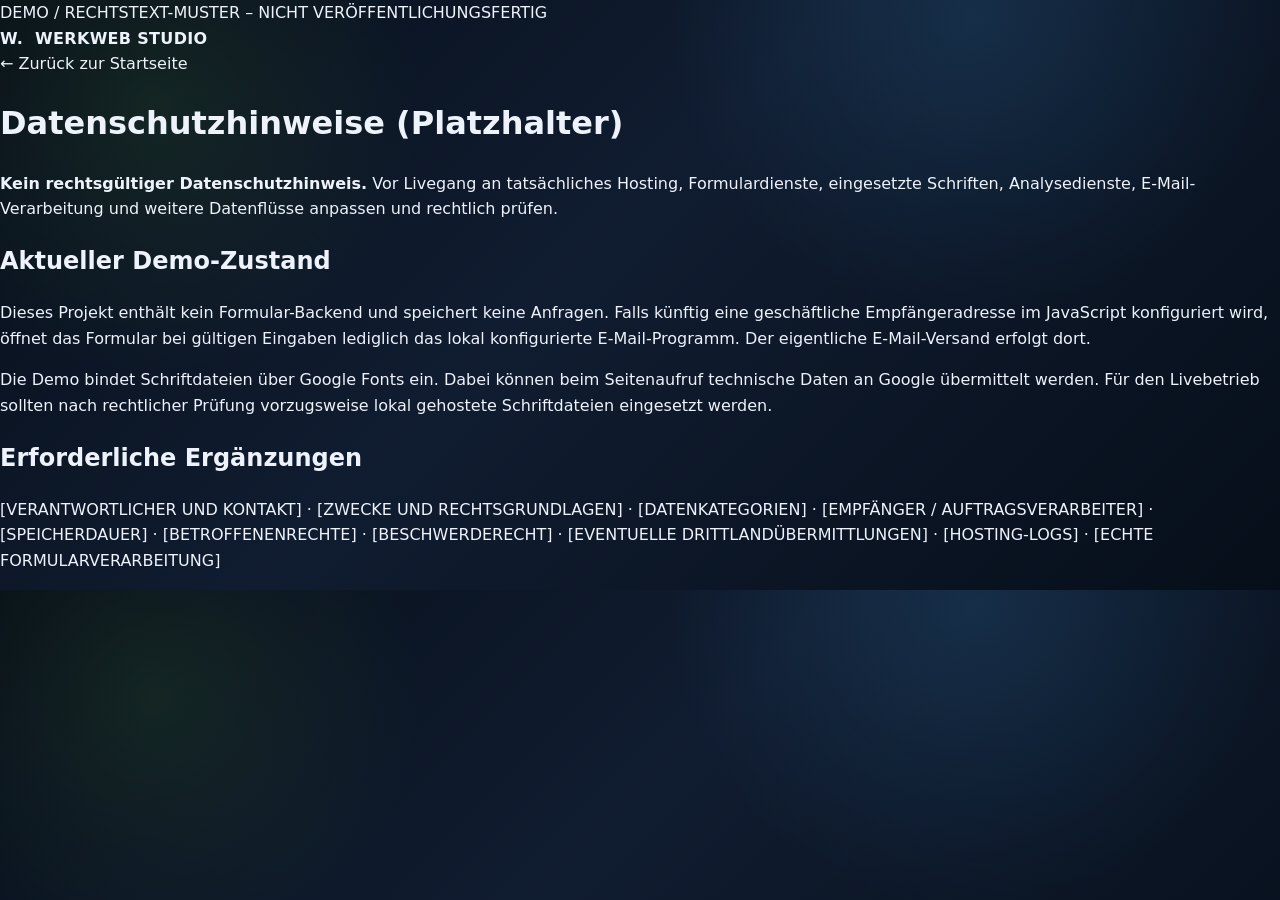
<file: datenschutz.html>
<!doctype html><html lang="de"><head><meta charset="utf-8"><meta name="viewport" content="width=device-width, initial-scale=1"><title>Datenschutz – WERKWEB Studio (MUSTER)</title><link rel="stylesheet" href="styles.css"></head><body><div class="notice">DEMO / RECHTSTEXT-MUSTER – NICHT VERÖFFENTLICHUNGSFERTIG</div><header class="header"><div class="wrap nav"><a class="brand" href="index.html"><span class="brand-icon">W.</span> WERKWEB STUDIO</a></div></header><main class="legal-page"><div class="wrap"><a href="index.html">← Zurück zur Startseite</a><h1>Datenschutzhinweise (Platzhalter)</h1><p class="warning"><strong>Kein rechtsgültiger Datenschutzhinweis.</strong> Vor Livegang an tatsächliches Hosting, Formulardienste, eingesetzte Schriften, Analysedienste, E-Mail-Verarbeitung und weitere Datenflüsse anpassen und rechtlich prüfen.</p><h2>Aktueller Demo-Zustand</h2><p>Dieses Projekt enthält kein Formular-Backend und speichert keine Anfragen. Falls künftig eine geschäftliche Empfängeradresse im JavaScript konfiguriert wird, öffnet das Formular bei gültigen Eingaben lediglich das lokal konfigurierte E-Mail-Programm. Der eigentliche E-Mail-Versand erfolgt dort.</p><p>Die Demo bindet Schriftdateien über Google Fonts ein. Dabei können beim Seitenaufruf technische Daten an Google übermittelt werden. Für den Livebetrieb sollten nach rechtlicher Prüfung vorzugsweise lokal gehostete Schriftdateien eingesetzt werden.</p><h2>Erforderliche Ergänzungen</h2><p>[VERANTWORTLICHER UND KONTAKT] · [ZWECKE UND RECHTSGRUNDLAGEN] · [DATENKATEGORIEN] · [EMPFÄNGER / AUFTRAGSVERARBEITER] · [SPEICHERDAUER] · [BETROFFENENRECHTE] · [BESCHWERDERECHT] · [EVENTUELLE DRITTLANDÜBERMITTLUNGEN] · [HOSTING-LOGS] · [ECHTE FORMULARVERARBEITUNG]</p></div></main></body></html>
</file>
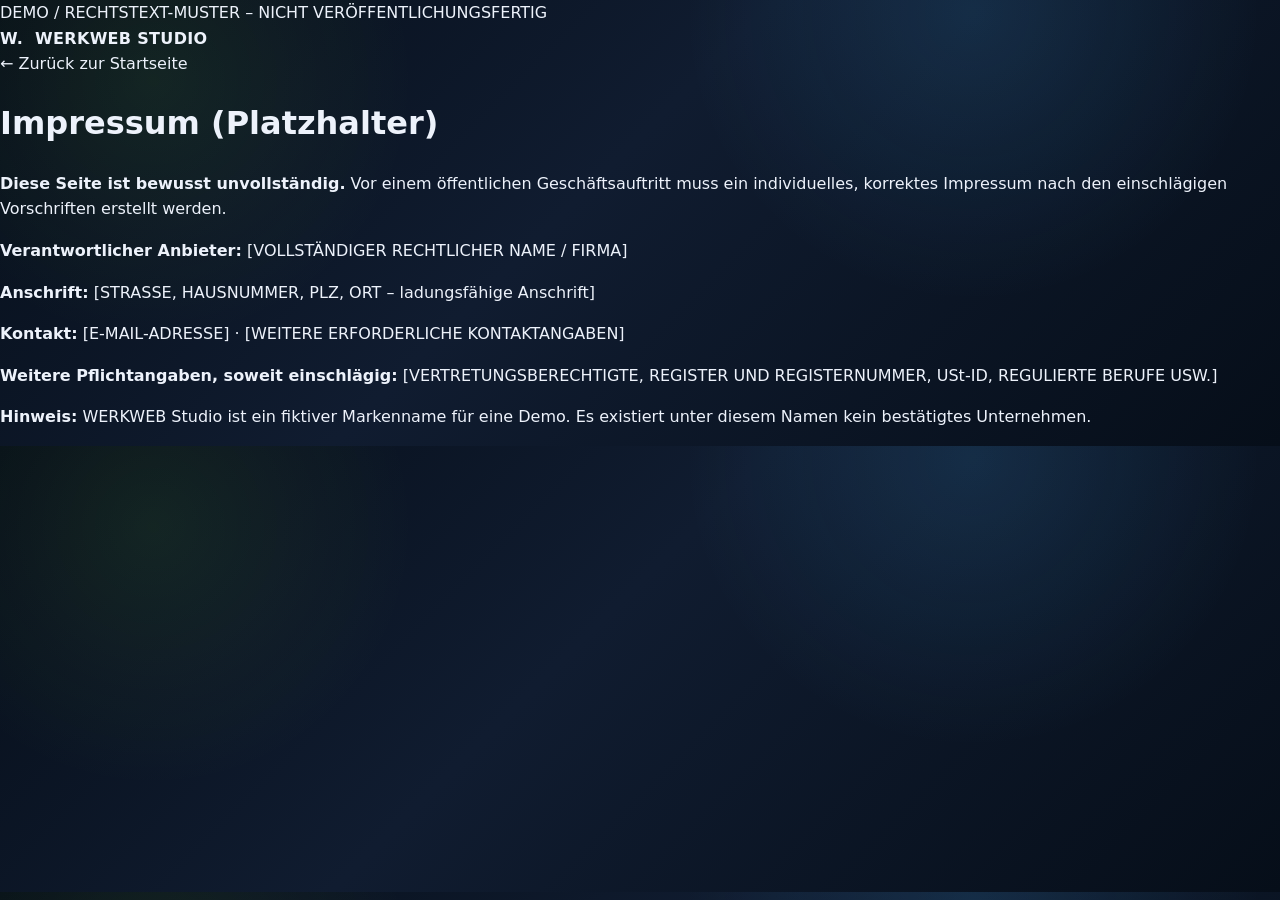
<file: impressum.html>
<!doctype html><html lang="de"><head><meta charset="utf-8"><meta name="viewport" content="width=device-width, initial-scale=1"><title>Impressum – WERKWEB Studio (MUSTER)</title><link rel="stylesheet" href="styles.css"></head><body><div class="notice">DEMO / RECHTSTEXT-MUSTER – NICHT VERÖFFENTLICHUNGSFERTIG</div><header class="header"><div class="wrap nav"><a class="brand" href="index.html"><span class="brand-icon">W.</span> WERKWEB STUDIO</a></div></header><main class="legal-page"><div class="wrap"><a href="index.html">← Zurück zur Startseite</a><h1>Impressum (Platzhalter)</h1><p class="warning"><strong>Diese Seite ist bewusst unvollständig.</strong> Vor einem öffentlichen Geschäftsauftritt muss ein individuelles, korrektes Impressum nach den einschlägigen Vorschriften erstellt werden.</p><p><strong>Verantwortlicher Anbieter:</strong> [VOLLSTÄNDIGER RECHTLICHER NAME / FIRMA]</p><p><strong>Anschrift:</strong> [STRASSE, HAUSNUMMER, PLZ, ORT – ladungsfähige Anschrift]</p><p><strong>Kontakt:</strong> [E-MAIL-ADRESSE] · [WEITERE ERFORDERLICHE KONTAKTANGABEN]</p><p><strong>Weitere Pflichtangaben, soweit einschlägig:</strong> [VERTRETUNGSBERECHTIGTE, REGISTER UND REGISTERNUMMER, USt-ID, REGULIERTE BERUFE USW.]</p><p><strong>Hinweis:</strong> WERKWEB Studio ist ein fiktiver Markenname für eine Demo. Es existiert unter diesem Namen kein bestätigtes Unternehmen.</p></div></main></body></html>
</file>
<file: styles.css>
:root {
  --bg: #07111f;
  --bg-soft: #0c1930;
  --panel: rgba(255,255,255,0.06);
  --panel-strong: rgba(255,255,255,0.11);
  --text: #edf2fb;
  --muted: #9db0d1;
  --line: rgba(255,255,255,0.11);
  --accent: #9dfc4f;
  --accent-2: #55b8ff;
  --dark: #07111f;
  --white: #ffffff;
  --shadow: 0 18px 60px rgba(0,0,0,0.35);
  --radius: 24px;
  --radius-sm: 16px;
  --max: 1180px;
}
* { box-sizing: border-box; }
html { scroll-behavior: smooth; }
body {
  margin: 0;
  font-family: 'Inter', system-ui, sans-serif;
  color: var(--text);
  background: radial-gradient(circle at top left, rgba(85,184,255,0.14), transparent 28%), radial-gradient(circle at 85% 12%, rgba(157,252,79,0.13), transparent 26%), linear-gradient(180deg, #07111f 0%, #091624 100%);
  line-height: 1.6;
}
a { color: inherit; text-decoration: none; }
img { max-width: 100%; display: block; }
.container { width: min(var(--max), calc(100% - 32px)); margin-inline: auto; }
.topbar {
  background: rgba(255,255,255,0.04);
  border-bottom: 1px solid var(--line);
  font-size: .92rem;
}
.topbar-inner { display: flex; gap: 16px; align-items: center; justify-content: space-between; padding: 10px 0; color: var(--muted); }
.topbar-inner a { color: var(--accent); font-weight: 600; }
.site-header {
  position: sticky; top: 0; z-index: 60;
  background: rgba(7,17,31,0.75); backdrop-filter: blur(14px);
  border-bottom: 1px solid rgba(255,255,255,0.06);
}
.nav-wrap { display:flex; align-items:center; justify-content:space-between; padding: 16px 0; gap: 18px; }
.brand { display:flex; align-items:center; gap: 12px; font-weight:800; letter-spacing:.02em; }
.brand-mark {
  width: 42px; height: 42px; border-radius: 14px;
  display:grid; place-items:center; color:#07111f;
  background: linear-gradient(135deg, var(--accent), #d7ff6e);
  box-shadow: 0 14px 34px rgba(157,252,79,.25);
}
.brand-text { font-size: 1rem; }
.brand-text em { font-style: normal; color: var(--muted); font-weight: 600; }
.main-nav { display:flex; align-items:center; gap: 22px; }
.main-nav a { color: var(--muted); font-weight: 600; font-size: .96rem; }
.main-nav a:hover { color: var(--white); }
.menu-toggle { display:none; border:1px solid var(--line); background:var(--panel); color:var(--white); border-radius:12px; padding:10px 12px; font-size:1.2rem; }
.button {
  display:inline-flex; align-items:center; justify-content:center;
  gap:10px; padding: 14px 20px; border-radius: 999px;
  font-weight: 700; border: 1px solid transparent; transition: .22s ease;
}
.button:hover { transform: translateY(-2px); }
.button-small { padding: 10px 16px; }
.button-primary { background: linear-gradient(135deg, var(--accent), #e5ff94); color: #07111f; box-shadow: 0 14px 34px rgba(157,252,79,.18); }
.button-secondary { background: rgba(255,255,255,0.05); border-color: var(--line); color: var(--white); }
.button-dark { background: #07111f; color: var(--white); }
.hero {
  position: relative; overflow: clip; padding: 92px 0 56px;
}
.hero-grid { display:grid; grid-template-columns: 1.1fr .9fr; gap: 42px; align-items: center; }
.eyebrow { display:inline-flex; align-items:center; gap:10px; color: var(--accent); font-weight: 700; letter-spacing: .08em; font-size: .84rem; }
.eyebrow-dot { width: 10px; height: 10px; border-radius: 50%; background: var(--accent); box-shadow: 0 0 22px rgba(157,252,79,.8); }
.hero h1 { margin: 18px 0 18px; font-size: clamp(2.7rem, 5vw, 5.3rem); line-height: 1.02; letter-spacing: -0.04em; }
.hero h1 span { color: var(--accent); }
.hero-lead { max-width: 710px; color: var(--muted); font-size: 1.08rem; }
.hero-actions { display:flex; flex-wrap:wrap; gap: 12px; margin: 28px 0 22px; }
.trust-row { display:flex; flex-wrap: wrap; gap: 18px; color: var(--muted); font-weight: 600; }
.hero-showcase { position: relative; min-height: 520px; }
.showcase-card {
  position: relative; background: linear-gradient(180deg, rgba(255,255,255,.12), rgba(255,255,255,.05));
  border: 1px solid rgba(255,255,255,.12); border-radius: 28px; box-shadow: var(--shadow);
}
.showcase-main { padding: 22px; min-height: 420px; overflow: hidden; }
.browser-bar { display:flex; align-items:center; gap:8px; color: var(--muted); font-size:.9rem; }
.browser-bar span { width: 10px; height: 10px; border-radius: 50%; background: rgba(255,255,255,.25); display:block; }
.browser-bar em { margin-left: 6px; font-style: normal; }
.showcase-badge { display:inline-block; margin-top: 28px; padding: 8px 12px; background: rgba(157,252,79,.14); color: var(--accent); border-radius: 999px; font-size: .82rem; font-weight:700; }
.showcase-main h2 { font-size: clamp(2rem, 3vw, 3.2rem); line-height: 1.02; margin: 22px 0 14px; letter-spacing: -.04em; }
.showcase-main p { color: #cfdbef; max-width: 420px; }
.showcase-panels { display:grid; grid-template-columns: repeat(3,1fr); gap: 12px; margin-top: 28px; }
.showcase-panels div { padding: 16px; border-radius: 20px; background: rgba(255,255,255,.06); border:1px solid rgba(255,255,255,.08); }
.showcase-panels strong { display:block; font-size: 1.25rem; color: var(--accent); margin-bottom: 4px; }
.floating-card {
  position:absolute; padding:18px; max-width:220px;
  background: rgba(7,17,31,.84); border:1px solid rgba(255,255,255,.10);
  border-radius: 22px; box-shadow: var(--shadow); backdrop-filter: blur(10px);
}
.floating-card strong { display:block; font-size: 1.35rem; margin-bottom: 6px; color: var(--accent); }
.card-a { left: -12px; bottom: 26px; }
.card-b { right: -8px; top: 42px; }
.hero-glow { position:absolute; border-radius:50%; filter: blur(80px); opacity:.4; pointer-events:none; }
.hero-glow-a { width: 340px; height: 340px; background: rgba(85,184,255,.25); right: 18%; top: 10%; }
.hero-glow-b { width: 260px; height: 260px; background: rgba(157,252,79,.2); left: 6%; top: 18%; }
.logo-strip { border-top:1px solid rgba(255,255,255,.06); border-bottom:1px solid rgba(255,255,255,.06); background: rgba(255,255,255,.02); }
.logo-strip-inner { padding: 18px 0; display:flex; flex-wrap: wrap; gap: 14px 28px; align-items:center; justify-content:center; color: var(--muted); }
.logo-strip-inner strong { color: var(--white); }
.metrics { display:grid; grid-template-columns: repeat(4, 1fr); gap: 18px; padding: 34px 0; }
.metrics article { background: rgba(255,255,255,.04); border:1px solid rgba(255,255,255,.08); border-radius: 22px; padding: 28px; text-align:center; }
.metrics strong { display:block; font-size: clamp(2.2rem, 4vw, 3rem); line-height: 1; margin-bottom: 8px; color: var(--accent); }
.metrics span { color: var(--muted); font-weight: 600; }
.section { padding: 84px 0; }
.dark-section { background: linear-gradient(180deg, rgba(255,255,255,.02), rgba(255,255,255,.03)); border-top: 1px solid rgba(255,255,255,.05); border-bottom: 1px solid rgba(255,255,255,.05); }
.section-head { display:flex; gap: 24px; align-items:end; justify-content:space-between; margin-bottom: 36px; }
.section-head > * { flex:1; }
.kicker { display:block; color: var(--accent); font-size: .85rem; font-weight: 800; letter-spacing: .1em; margin-bottom: 10px; }
.section-head h2, .faq-layout h2, .process-grid h2, .contact-copy h2 { font-size: clamp(2rem, 3.4vw, 3.6rem); line-height: 1.04; letter-spacing: -.04em; margin: 0; max-width: 720px; }
.section-head h2 span, .faq-layout h2 span, .process-grid h2 span, .contact-copy h2 span { color: var(--accent); }
.section-head p { color: var(--muted); max-width: 510px; }
.feature-grid { display:grid; grid-template-columns: repeat(3, 1fr); gap: 18px; }
.glass-card {
  background: rgba(255,255,255,.05); border: 1px solid rgba(255,255,255,.08);
  border-radius: 24px; padding: 24px; min-height: 215px; box-shadow: 0 12px 30px rgba(0,0,0,.18);
}
.glass-card .num { display:inline-grid; place-items:center; width: 44px; height: 44px; border-radius: 14px; background: rgba(157,252,79,.15); color: var(--accent); font-weight:800; margin-bottom: 18px; }
.glass-card h3 { margin: 0 0 10px; font-size: 1.2rem; }
.glass-card p { margin: 0; color: var(--muted); }
.slider-shell {
  background: rgba(255,255,255,.04); border: 1px solid rgba(255,255,255,.08);
  border-radius: 30px; padding: 24px; box-shadow: var(--shadow);
}
.slider-top { display:flex; flex-wrap:wrap; justify-content:space-between; gap: 12px; padding-bottom: 18px; margin-bottom: 18px; border-bottom: 1px solid rgba(255,255,255,.08); color: var(--muted); font-weight: 700; }
.design-slider { position: relative; min-height: 430px; }
.design-slide { display:none; grid-template-columns: 1fr 1fr; gap: 28px; align-items:center; }
.design-slide.active { display:grid; }
.slide-tag { display:inline-block; padding: 8px 12px; border-radius:999px; font-size:.82rem; font-weight:800; background: rgba(157,252,79,.12); color: var(--accent); }
.slide-copy h3 { font-size: clamp(2.1rem, 3vw, 3.6rem); line-height: 1.02; letter-spacing: -.04em; margin: 18px 0 12px; }
.slide-copy p { color: var(--muted); font-size: 1.05rem; max-width: 520px; }
.slide-actions { display:flex; flex-wrap: wrap; gap: 12px; margin-top: 24px; }
.slide-visual {
  min-height: 330px; border-radius: 28px; border: 1px solid rgba(255,255,255,.09); padding: 18px;
  display:grid; place-items:center; position: relative; overflow:hidden;
}
.visual-electric { background: radial-gradient(circle at top left, rgba(125,255,78,.28), transparent 30%), linear-gradient(135deg, #06111d 0%, #0d2236 54%, #081822 100%); }
.visual-shk { background: radial-gradient(circle at top left, rgba(89,195,255,.32), transparent 28%), linear-gradient(135deg, #f7fbff 0%, #dcecfb 40%, #eff7ff 100%); color:#0e2742; }
.visual-roof { background: radial-gradient(circle at top right, rgba(255,158,98,.18), transparent 28%), linear-gradient(135deg, #19120f 0%, #372117 46%, #231713 100%); }
.visual-paint { background: radial-gradient(circle at 20% 20%, rgba(255,115,171,.22), transparent 28%), linear-gradient(135deg, #fff4ed 0%, #ffe3c6 35%, #ffd5ef 100%); color:#461c38; }
.mini-site { width: 100%; height: 100%; border-radius: 22px; padding: 18px; background: rgba(255,255,255,.08); backdrop-filter: blur(4px); }
.visual-shk .mini-site, .visual-paint .mini-site { background: rgba(255,255,255,.72); }
.mini-bar { display:flex; gap:6px; margin-bottom: 24px; }
.mini-bar span { width: 10px; height: 10px; border-radius: 50%; background: rgba(255,255,255,.38); }
.visual-shk .mini-bar span, .visual-paint .mini-bar span { background: rgba(0,0,0,.18); }
.mini-title { font-size: clamp(1.8rem, 2.7vw, 2.8rem); line-height: 1; font-weight: 900; max-width: 260px; letter-spacing: -.05em; }
.mini-grid { display:grid; grid-template-columns: repeat(3,1fr); gap: 10px; margin-top: 28px; }
.mini-grid div { min-height: 92px; border-radius: 16px; background: rgba(255,255,255,.12); }
.visual-shk .mini-grid div, .visual-paint .mini-grid div { background: rgba(0,0,0,.07); }
.slider-controls { display:flex; gap: 24px; justify-content:space-between; align-items:end; margin-top: 24px; }
.slider-info { max-width: 620px; }
.slider-info strong { display:block; font-size: 1.25rem; margin-bottom: 4px; }
.slider-info span { display:block; color: var(--accent); font-weight: 700; margin-bottom: 8px; }
.slider-info p { margin: 0; color: var(--muted); }
.slider-nav { display:flex; align-items:center; gap: 16px; }
.circle-btn { width: 48px; height: 48px; border-radius: 50%; border: 1px solid rgba(255,255,255,.1); background: rgba(255,255,255,.06); color: var(--white); font-size: 1.1rem; }
.dots { display:flex; gap: 10px; }
.dots button { width: 12px; height: 12px; border-radius: 50%; border: none; background: rgba(255,255,255,.24); padding:0; }
.dots button.active { background: var(--accent); box-shadow: 0 0 0 5px rgba(157,252,79,.12); }
.portfolio-grid { display:grid; grid-template-columns: repeat(4,1fr); gap: 18px; }
.portfolio-card {
  padding: 24px; border-radius: 24px; background: linear-gradient(180deg, rgba(255,255,255,.06), rgba(255,255,255,.03));
  border:1px solid rgba(255,255,255,.08); min-height: 245px; display:flex; flex-direction:column;
}
.portfolio-tag { display:inline-block; align-self:flex-start; margin-bottom: 18px; padding: 6px 10px; border-radius:999px; background: rgba(255,255,255,.08); color: var(--accent); font-weight: 800; font-size:.78rem; }
.portfolio-card h3 { margin: 0 0 10px; }
.portfolio-card p { color: var(--muted); flex:1; }
.portfolio-card a { color: var(--white); font-weight: 700; }
.pricing-grid { display:grid; grid-template-columns: repeat(3,1fr); gap: 18px; }
.pricing-card {
  background: rgba(255,255,255,.05); border:1px solid rgba(255,255,255,.08); border-radius: 24px; padding: 28px; display:flex; flex-direction:column;
}
.pricing-featured { background: linear-gradient(180deg, rgba(157,252,79,.14), rgba(255,255,255,.06)); }
.pricing-label { color: var(--accent); font-weight: 800; letter-spacing: .04em; text-transform: uppercase; font-size: .9rem; }
.pricing-value { font-size: clamp(2.1rem, 3.5vw, 3.2rem); line-height: 1; font-weight: 900; margin: 16px 0; }
.pricing-value span, .pricing-value small { color: var(--muted); font-weight: 700; font-size: .45em; }
.pricing-card p { color: var(--muted); }
.pricing-card ul { margin: 10px 0 24px; padding-left: 18px; color: #d7e1f4; }
.pricing-card li { margin-bottom: 8px; }
.disclaimer { margin-top: 18px; color: var(--muted); }
.process-grid { display:grid; grid-template-columns: .9fr 1.1fr; gap: 32px; align-items:start; }
.timeline { display:grid; gap: 16px; }
.timeline-item { display:flex; gap: 18px; padding: 18px 20px; border-radius: 22px; background: rgba(255,255,255,.05); border:1px solid rgba(255,255,255,.08); }
.timeline-item span { flex:0 0 54px; height:54px; border-radius:16px; display:grid; place-items:center; background: rgba(157,252,79,.14); color: var(--accent); font-weight: 800; }
.timeline-item h3 { margin:0 0 6px; }
.timeline-item p { margin:0; color: var(--muted); }
.faq-layout { display:grid; grid-template-columns: .9fr 1.1fr; gap: 32px; }
.faq-items { display:grid; gap: 14px; }
.faq-items details { border:1px solid rgba(255,255,255,.08); background: rgba(255,255,255,.04); border-radius: 18px; padding: 18px 20px; }
.faq-items summary { cursor:pointer; list-style:none; display:flex; align-items:center; justify-content:space-between; font-weight: 700; }
.faq-items summary::-webkit-details-marker { display:none; }
.faq-items p { color: var(--muted); margin: 12px 0 0; }
.contact-section { padding-bottom: 96px; }
.contact-grid { display:grid; grid-template-columns: .9fr 1.1fr; gap: 28px; align-items:start; }
.mini-note { margin-top: 20px; padding: 18px 20px; border-radius: 18px; background: rgba(255,255,255,.05); border:1px solid rgba(255,255,255,.08); }
.mini-note p { margin: 6px 0 0; color: var(--muted); }
.contact-form { background: rgba(255,255,255,.05); border:1px solid rgba(255,255,255,.08); border-radius: 24px; padding: 24px; }
.contact-form label { display:block; font-weight: 700; margin: 0 0 8px; }
.contact-form input, .contact-form select, .contact-form textarea {
  width: 100%; padding: 14px 16px; margin-bottom: 16px;
  border-radius: 16px; border:1px solid rgba(255,255,255,.1);
  background: rgba(255,255,255,.04); color: var(--white); font: inherit;
}
.contact-form select option { color: #111; }
.form-row { display:grid; grid-template-columns: 1fr 1fr; gap: 16px; }
.checkbox { display:flex !important; align-items:flex-start; gap: 10px; font-weight: 600 !important; }
.checkbox input { width: 18px; margin: 4px 0 0; }
.form-output { min-height: 28px; font-weight: 700; color: var(--accent); margin: 4px 0 0; }
.site-footer { border-top:1px solid rgba(255,255,255,.06); background: rgba(255,255,255,.03); }
.footer-grid { display:grid; grid-template-columns: 1.3fr .8fr .8fr; gap: 24px; padding: 36px 0 18px; }
.footer-head { display:block; margin-bottom: 12px; color: var(--muted); font-weight: 800; text-transform: uppercase; letter-spacing:.08em; font-size:.82rem; }
.footer-grid a { display:block; margin-bottom: 9px; color: #dbe6f9; }
.footer-brand { margin-bottom: 12px; }
.footer-bottom { display:flex; justify-content:space-between; gap: 14px; color: var(--muted); border-top:1px solid rgba(255,255,255,.06); padding: 14px 0 24px; }
.reveal { opacity: 0; transform: translateY(24px); transition: .6s ease; }
.reveal.visible { opacity: 1; transform: none; }
@media (max-width: 1100px) {
  .hero-grid, .design-slide, .faq-layout, .process-grid, .contact-grid { grid-template-columns: 1fr; }
  .feature-grid, .portfolio-grid, .pricing-grid { grid-template-columns: repeat(2,1fr); }
  .metrics { grid-template-columns: repeat(2,1fr); }
}
@media (max-width: 820px) {
  .main-nav {
    position: absolute; top: 100%; left: 16px; right: 16px; display:none; flex-direction:column; align-items:stretch; padding:16px;
    background: rgba(7,17,31,.98); border:1px solid rgba(255,255,255,.08); border-radius:20px;
  }
  .main-nav.open { display:flex; }
  .menu-toggle { display:block; }
  .section { padding: 66px 0; }
  .hero { padding-top: 76px; }
  .feature-grid, .portfolio-grid, .pricing-grid, .metrics, .footer-grid, .form-row { grid-template-columns: 1fr; }
  .slider-controls, .section-head, .topbar-inner, .footer-bottom { flex-direction: column; align-items:flex-start; }
  .hero-showcase { min-height: auto; }
  .card-a, .card-b { position: static; margin-top: 16px; max-width: none; }
  .showcase-panels { grid-template-columns: 1fr; }
  .slide-actions { flex-direction: column; align-items:flex-start; }
}

/* V4 interaction and visual polish */
:root {--accent:#b8ff57; --accent-2:#5ed1f8;}
body {background-image:radial-gradient(circle at 76% 3%,rgba(70,179,255,.13),transparent 27%),radial-gradient(circle at 12% 18%,rgba(150,255,74,.08),transparent 22%),linear-gradient(135deg,#060e19,#101c30 45%,#060e19);}
.hero h1 {font-weight:900; text-wrap:balance;}
.hero-showcase{perspective:900px}
.showcase-main{background:radial-gradient(circle at 83% 10%,rgba(184,255,87,.17),transparent 45%),linear-gradient(130deg,#14263d,#081422);transform:rotateY(-5deg) rotateX(2deg);transition:transform .5s ease}
.hero-showcase:hover .showcase-main{transform:rotateY(0) rotateX(0)}
.glass-card,.portfolio-card,.pricing-card,.quote-card {transition:transform .25s ease,border-color .25s ease,box-shadow .25s ease}
.glass-card:hover,.portfolio-card:hover,.pricing-card:hover,.quote-card:hover {transform:translateY(-6px);border-color:rgba(184,255,87,.32);box-shadow:0 24px 60px rgba(0,0,0,.18)}
.button:focus-visible,.circle-btn:focus-visible,.dots button:focus-visible,a:focus-visible,input:focus-visible {outline:3px solid var(--accent);outline-offset:3px}
.design-slide.active .slide-copy{animation:slide-enter .45s ease both}
.design-slide.active .slide-visual{animation:slide-visual .52s ease both}
@keyframes slide-enter{from{opacity:0;transform:translateX(-20px)}to{opacity:1;transform:none}}
@keyframes slide-visual{from{opacity:.5;transform:translateX(28px) scale(.98)}to{opacity:1;transform:none}}
.transformation-section{background:linear-gradient(180deg,rgba(255,255,255,.025),rgba(255,255,255,.005))}
.comparison{position:relative; height:460px;border-radius:30px;overflow:hidden;border:1px solid rgba(255,255,255,.14);box-shadow:0 26px 90px rgba(0,0,0,.36);isolation:isolate;--cut:50%;}
.comparison-side{position:absolute;inset:0;overflow:hidden;}
.comparison-before{background:#d8dce4;color:#2a3342;}
.comparison-after{background:radial-gradient(circle at 90% 15%,rgba(145,250,83,.18),transparent 38%),linear-gradient(125deg,#071620,#143450);clip-path:inset(0 calc(100% - var(--cut)) 0 0);color:#fff;}
.compare-website{position:absolute;inset:0;padding:55px clamp(24px,5vw,76px);width:100%;}
.old{font-family:Arial,sans-serif;background:linear-gradient(150deg,#f2f3f5,#c6cdd8);}
.old-nav,.new-nav{display:flex;justify-content:space-between;gap:15px;align-items:center;font-weight:800;}
.old-nav small{font-size:.75rem;font-weight:400;color:#667085;}
.old h3{font-size:clamp(1.6rem,3vw,2.7rem);margin-top:64px;max-width:640px;line-height:1.18}
.old p{max-width:480px;color:#657083;}
.old-button{display:inline-block;background:#526479;color:#fff;padding:11px 28px;border-radius:3px;margin-top:14px}
.old-lines,.new-lines{display:flex;gap:12px;margin-top:34px}.old-lines i,.new-lines i{display:block;width:100px;height:40px;background:rgba(76,94,120,.12);border-radius:5px}
.new-nav{font-size:1.25rem;letter-spacing:.04em;color:#c5ff66}.new-nav span{font-size:.7rem;color:#b1c5de}
.new-kicker{color:#c5ff66;letter-spacing:.16em;font-size:.79rem;font-weight:800;margin-top:56px}
.new h3{font-size:clamp(2rem,4.2vw,4.1rem);line-height:.94;letter-spacing:-.05em;margin:14px 0}.new h3 em{color:#c5ff66;font-style:normal}
.new p{color:#c8d7ed}.new-button{display:inline-block;background:#c5ff66;color:#071620;font-weight:800;padding:12px 22px;border-radius:50px;margin-top:7px}
.new-lines i{background:rgba(197,255,102,.10)}
.compare-label{position:absolute;top:16px;z-index:2;font-size:.7rem;letter-spacing:.08em;font-weight:900;padding:7px 11px;border-radius:40px;pointer-events:none}
.label-before{right:16px;background:#dbe0e9;color:#273448}.label-after{left:16px;background:#c5ff66;color:#071620}
.compare-handle{position:absolute;top:0;bottom:0;left:var(--cut);z-index:3;border-left:2px solid #fff;pointer-events:none}
.compare-handle span{position:absolute;left:0;top:50%;transform:translate(-50%,-50%);width:54px;height:54px;border-radius:50%;background:#fff;color:#071620;display:grid;place-items:center;font-size:1.5rem;box-shadow:0 4px 25px rgba(0,0,0,.3)}
.compare-range{position:absolute;inset:0;width:100%;height:100%;opacity:0;cursor:ew-resize;margin:0;z-index:4;}
.comparison-caption{color:var(--muted);font-size:.92rem;margin-top:14px}
.quote-grid{display:grid;grid-template-columns:repeat(3,1fr);gap:20px}
.quote-card{border-radius:26px;border:1px solid var(--line);padding:26px;background:rgba(255,255,255,.045)}
.quote-mark{font-family:Georgia,serif;font-size:4rem;height:65px;line-height:1;color:var(--accent)}
.quote-card p{font-size:1.1rem;line-height:1.5;min-height:118px}.quote-card span{color:var(--muted);font-size:.85rem}
@media(max-width:820px){.comparison{height:370px}.compare-website{padding:52px 20px}.old h3{margin-top:44px}.new-kicker{margin-top:45px}.quote-grid{grid-template-columns:1fr}.new-nav span,.old-nav small{display:none}}
@media(max-width:520px){.comparison{height:320px}.old h3{font-size:1.55rem}.new h3{font-size:1.7rem}.old p,.new p{font-size:.76rem}.old-lines,.new-lines{display:none}.compare-label{font-size:.59rem}}
@media(prefers-reduced-motion:reduce){html{scroll-behavior:auto}.reveal{opacity:1;transform:none;transition:none}.design-slide.active .slide-copy,.design-slide.active .slide-visual{animation:none}.button,.showcase-main,.glass-card,.portfolio-card,.pricing-card,.quote-card{transition:none}}
</file>
